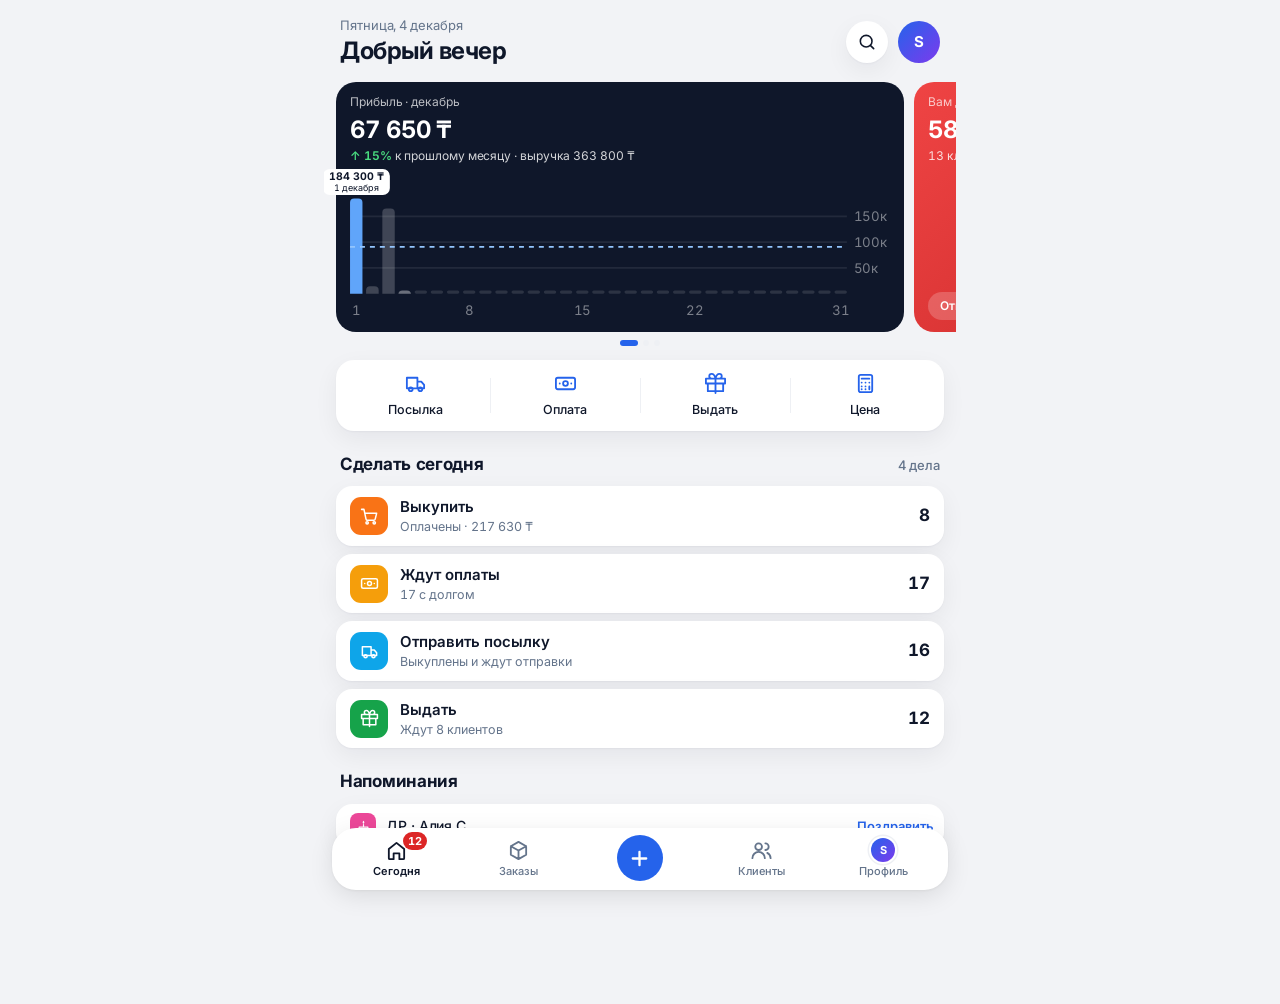
<file: index.html>
<!doctype html>
<html lang="ru">
<head>
  <meta charset="utf-8">
  <meta name="viewport" content="width=device-width, initial-scale=1, viewport-fit=cover">
  <title>Мини-CRM байера</title>
  <!-- Библиотека Telegram: даёт цвета темы, главную кнопку, кнопку «Назад» и вибрацию -->
  <script src="https://telegram.org/js/telegram-web-app.js"></script>
  <link rel="preconnect" href="https://fonts.googleapis.com">
  <link rel="stylesheet" href="https://fonts.googleapis.com/css2?family=Inter:wght@400;500;600;700&display=swap">
  <link rel="stylesheet" href="style.css?v=35">
</head>
<body>
  <!-- Шапка: заголовок экрана и кнопка «Сводка» -->
  <header class="top">
    <button id="backBtn" class="icon-btn" data-act="back" aria-label="Назад" hidden>
      <svg class="ic" viewBox="0 0 24 24" fill="none" stroke="currentColor" stroke-width="2.2" stroke-linecap="round" stroke-linejoin="round"><path d="M15 5l-7 7 7 7"/></svg>
    </button>
    <h1 id="title">Сегодня</h1>
    <span id="syncBadge" class="sync" hidden><i></i><span>сохраняю</span></span>
    <span id="demoBadge" class="badge" hidden>демо</span>
    <button id="moreBtn" class="icon-btn" data-act="orderMenu" aria-label="Ещё действия" hidden>
      <svg class="ic" viewBox="0 0 24 24" fill="currentColor"><circle cx="5" cy="12" r="2"/><circle cx="12" cy="12" r="2"/><circle cx="19" cy="12" r="2"/></svg>
    </button>
    <button id="setBtn" class="icon-btn" data-act="openSettings" aria-label="Настройки" hidden>
      <svg class="ic" viewBox="0 0 24 24" fill="none" stroke="currentColor" stroke-width="1.9" stroke-linecap="round" stroke-linejoin="round"><circle cx="12" cy="12" r="3"/><path d="M19.4 15a1.7 1.7 0 0 0 .3 1.8l.1.1a2 2 0 1 1-2.8 2.8l-.1-.1a1.7 1.7 0 0 0-1.8-.3 1.7 1.7 0 0 0-1 1.5V21a2 2 0 1 1-4 0v-.1a1.7 1.7 0 0 0-1.1-1.5 1.7 1.7 0 0 0-1.8.3l-.1.1a2 2 0 1 1-2.8-2.8l.1-.1a1.7 1.7 0 0 0 .3-1.8 1.7 1.7 0 0 0-1.5-1H3a2 2 0 1 1 0-4h.1a1.7 1.7 0 0 0 1.5-1.1 1.7 1.7 0 0 0-.3-1.8l-.1-.1a2 2 0 1 1 2.8-2.8l.1.1a1.7 1.7 0 0 0 1.8.3H9a1.7 1.7 0 0 0 1-1.5V3a2 2 0 1 1 4 0v.1a1.7 1.7 0 0 0 1 1.5 1.7 1.7 0 0 0 1.8-.3l.1-.1a2 2 0 1 1 2.8 2.8l-.1.1a1.7 1.7 0 0 0-.3 1.8V9a1.7 1.7 0 0 0 1.5 1H21a2 2 0 1 1 0 4h-.1a1.7 1.7 0 0 0-1.5 1z"/></svg>
    </button>
  </header>

  <!-- Сюда app.js рисует текущий экран -->
  <main id="view"></main>

  <!-- Главная кнопка для браузера. Внутри Telegram вместо неё — родная MainButton -->
  <button id="mainBtn" class="main-btn" hidden></button>

  <!-- Нижнее меню: 4 вкладки и кнопка «+» в центре -->
  <nav class="tabs" id="tabs">
    <button data-act="tab" data-tab="today">
      <svg class="ti" viewBox="0 0 24 24" fill="none" stroke="currentColor" stroke-width="1.9" stroke-linecap="round" stroke-linejoin="round"><path d="M4 10.5L12 4l8 6.5V20a1 1 0 0 1-1 1h-4v-6h-6v6H5a1 1 0 0 1-1-1z"/></svg>Сегодня<span class="count" id="cntToday"></span></button>
    <button data-act="tab" data-tab="orders">
      <svg class="ti" viewBox="0 0 24 24" fill="none" stroke="currentColor" stroke-width="1.9" stroke-linecap="round" stroke-linejoin="round"><path d="M12 3l8 4.5v9L12 21l-8-4.5v-9zM4 7.5l8 4.5 8-4.5M12 12v9"/></svg>Заказы</button>
    <button data-act="tab" data-tab="new" class="plus-tab" aria-label="Новый заказ">
      <span class="plus-circle"><svg class="ti" viewBox="0 0 24 24" fill="none" stroke="currentColor" stroke-width="2.4" stroke-linecap="round"><path d="M12 5v14M5 12h14"/></svg></span>Новый</button>
    <button data-act="tab" data-tab="clients">
      <svg class="ti" viewBox="0 0 24 24" fill="none" stroke="currentColor" stroke-width="1.9" stroke-linecap="round" stroke-linejoin="round"><circle cx="9" cy="8" r="3.5"/><path d="M2.5 20a6.5 6.5 0 0 1 13 0M16 4.5a3.5 3.5 0 0 1 0 7M18 14.5a6.5 6.5 0 0 1 3.5 5.5"/></svg>Клиенты</button>
    <button data-act="tab" data-tab="profile">
      <span class="nav-me" id="navMe"></span>Профиль</button>
  </nav>

  <!-- Всплывающая снизу панель (оплата, выбор статуса, трек-номер) -->
  <div id="sheetBg" class="sheet-bg" data-act="sheetClose" hidden></div>
  <div id="sheet" class="sheet" hidden></div>

  <!-- Короткие уведомления («Сохранено ✅») -->
  <div id="toast" class="toast" hidden></div>

  <!-- demo.js — выдуманные данные, app.js — само приложение -->
  <script src="demo.js?v=35"></script>
  <script src="quick.js?v=35"></script>
  <script src="app.js?v=35"></script>
</body>
</html>
</file>
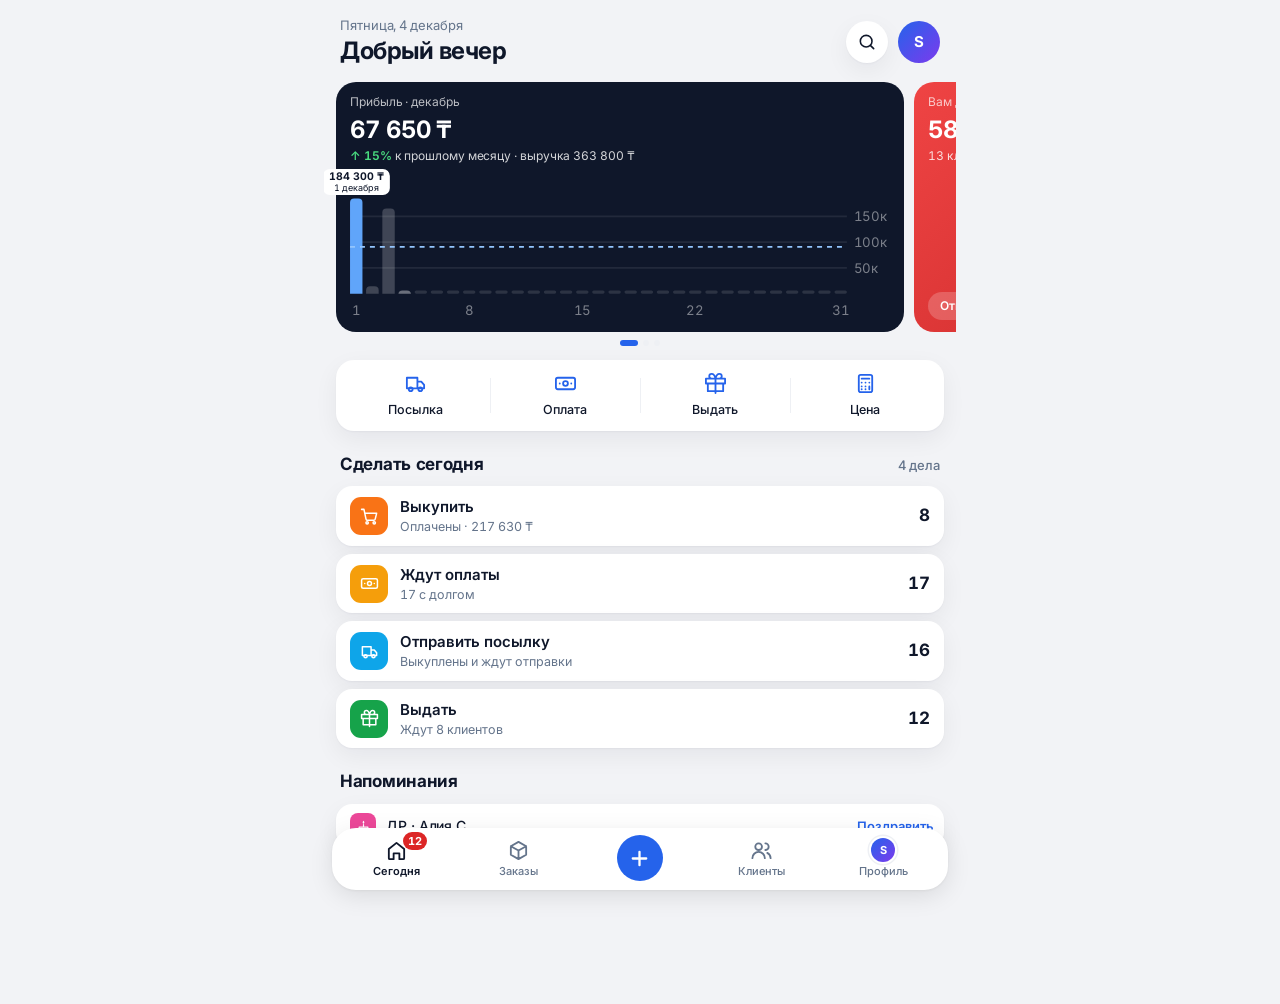
<file: preview/index.html>
<!doctype html>
<html lang="ru">
<head>
  <meta charset="utf-8">
  <meta name="viewport" content="width=device-width, initial-scale=1, viewport-fit=cover">
  <title>Мини-CRM байера · новая версия (демо)</title>
  <!-- Библиотека Telegram: даёт цвета темы, главную кнопку, кнопку «Назад» и вибрацию -->
  <script src="https://telegram.org/js/telegram-web-app.js"></script>
  <link rel="preconnect" href="https://fonts.googleapis.com">
  <link rel="stylesheet" href="https://fonts.googleapis.com/css2?family=Inter:wght@400;500;600;700&display=swap">
  <link rel="stylesheet" href="style.css?v=35">
</head>
<body>
  <!-- Шапка: заголовок экрана и кнопка «Сводка» -->
  <header class="top">
    <button id="backBtn" class="icon-btn" data-act="back" aria-label="Назад" hidden>
      <svg class="ic" viewBox="0 0 24 24" fill="none" stroke="currentColor" stroke-width="2.2" stroke-linecap="round" stroke-linejoin="round"><path d="M15 5l-7 7 7 7"/></svg>
    </button>
    <h1 id="title">Сегодня</h1>
    <span id="syncBadge" class="sync" hidden><i></i><span>сохраняю</span></span>
    <span id="demoBadge" class="badge" hidden>демо</span>
    <button id="moreBtn" class="icon-btn" data-act="orderMenu" aria-label="Ещё действия" hidden>
      <svg class="ic" viewBox="0 0 24 24" fill="currentColor"><circle cx="5" cy="12" r="2"/><circle cx="12" cy="12" r="2"/><circle cx="19" cy="12" r="2"/></svg>
    </button>
    <button id="setBtn" class="icon-btn" data-act="openSettings" aria-label="Настройки" hidden>
      <svg class="ic" viewBox="0 0 24 24" fill="none" stroke="currentColor" stroke-width="1.9" stroke-linecap="round" stroke-linejoin="round"><circle cx="12" cy="12" r="3"/><path d="M19.4 15a1.7 1.7 0 0 0 .3 1.8l.1.1a2 2 0 1 1-2.8 2.8l-.1-.1a1.7 1.7 0 0 0-1.8-.3 1.7 1.7 0 0 0-1 1.5V21a2 2 0 1 1-4 0v-.1a1.7 1.7 0 0 0-1.1-1.5 1.7 1.7 0 0 0-1.8.3l-.1.1a2 2 0 1 1-2.8-2.8l.1-.1a1.7 1.7 0 0 0 .3-1.8 1.7 1.7 0 0 0-1.5-1H3a2 2 0 1 1 0-4h.1a1.7 1.7 0 0 0 1.5-1.1 1.7 1.7 0 0 0-.3-1.8l-.1-.1a2 2 0 1 1 2.8-2.8l.1.1a1.7 1.7 0 0 0 1.8.3H9a1.7 1.7 0 0 0 1-1.5V3a2 2 0 1 1 4 0v.1a1.7 1.7 0 0 0 1 1.5 1.7 1.7 0 0 0 1.8-.3l.1-.1a2 2 0 1 1 2.8 2.8l-.1.1a1.7 1.7 0 0 0-.3 1.8V9a1.7 1.7 0 0 0 1.5 1H21a2 2 0 1 1 0 4h-.1a1.7 1.7 0 0 0-1.5 1z"/></svg>
    </button>
  </header>

  <!-- Сюда app.js рисует текущий экран -->
  <main id="view"></main>

  <!-- Главная кнопка для браузера. Внутри Telegram вместо неё — родная MainButton -->
  <button id="mainBtn" class="main-btn" hidden></button>

  <!-- Нижнее меню: 4 вкладки и кнопка «+» в центре -->
  <nav class="tabs" id="tabs">
    <button data-act="tab" data-tab="today">
      <svg class="ti" viewBox="0 0 24 24" fill="none" stroke="currentColor" stroke-width="1.9" stroke-linecap="round" stroke-linejoin="round"><path d="M4 10.5L12 4l8 6.5V20a1 1 0 0 1-1 1h-4v-6h-6v6H5a1 1 0 0 1-1-1z"/></svg>Сегодня<span class="count" id="cntToday"></span></button>
    <button data-act="tab" data-tab="orders">
      <svg class="ti" viewBox="0 0 24 24" fill="none" stroke="currentColor" stroke-width="1.9" stroke-linecap="round" stroke-linejoin="round"><path d="M12 3l8 4.5v9L12 21l-8-4.5v-9zM4 7.5l8 4.5 8-4.5M12 12v9"/></svg>Заказы</button>
    <button data-act="tab" data-tab="new" class="plus-tab" aria-label="Новый заказ">
      <span class="plus-circle"><svg class="ti" viewBox="0 0 24 24" fill="none" stroke="currentColor" stroke-width="2.4" stroke-linecap="round"><path d="M12 5v14M5 12h14"/></svg></span>Новый</button>
    <button data-act="tab" data-tab="clients">
      <svg class="ti" viewBox="0 0 24 24" fill="none" stroke="currentColor" stroke-width="1.9" stroke-linecap="round" stroke-linejoin="round"><circle cx="9" cy="8" r="3.5"/><path d="M2.5 20a6.5 6.5 0 0 1 13 0M16 4.5a3.5 3.5 0 0 1 0 7M18 14.5a6.5 6.5 0 0 1 3.5 5.5"/></svg>Клиенты</button>
    <button data-act="tab" data-tab="profile">
      <span class="nav-me" id="navMe"></span>Профиль</button>
  </nav>

  <!-- Всплывающая снизу панель (оплата, выбор статуса, трек-номер) -->
  <div id="sheetBg" class="sheet-bg" data-act="sheetClose" hidden></div>
  <div id="sheet" class="sheet" hidden></div>

  <!-- Короткие уведомления («Сохранено ✅») -->
  <div id="toast" class="toast" hidden></div>

  <!-- demo.js — выдуманные данные, app.js — само приложение -->
  <script src="demo.js?v=35"></script>
  <script src="quick.js?v=35"></script>
  <script src="app.js?v=35"></script>
</body>
</html>
</file>
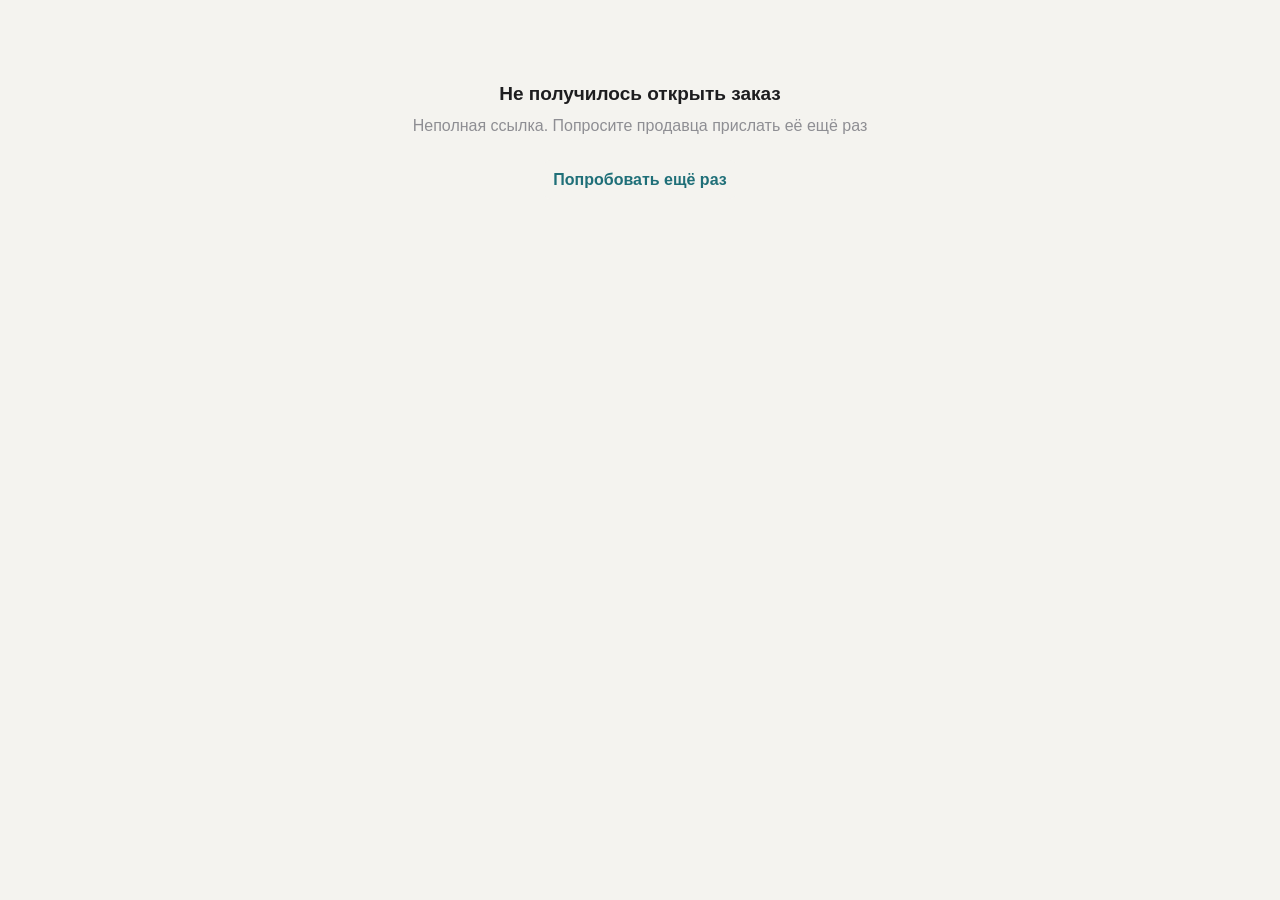
<file: track.html>
<!doctype html>
<html lang="ru">
<head>
  <meta charset="utf-8">
  <meta name="viewport" content="width=device-width, initial-scale=1, viewport-fit=cover">
  <meta name="robots" content="noindex">
  <title>Где мой заказ</title>
  <!--
    Страница для клиента: «Где мой заказ?»
    Открывается по ссылке из чека: track.html?t=<секретный код заказа> (другая таблица: &s=<номер развёртывания>)
    Показывает только этот заказ — без телефона, без чужих заказов, без данных байера.
  -->
  <style>
    :root {
      --bg: #ffffff; --bg2: #f4f3ef; --text: #1d1d1f; --hint: #8e8e93; --accent: #1f6f78;
      --ok: #2e8b57; --danger: #c8473f; --sep: rgba(0, 0, 0, .07);
    }
    @media (prefers-color-scheme: dark) {
      :root { --bg: #1f2022; --bg2: #151617; --text: #ececee; --hint: #8a8a91; --accent: #3f9a9f; --ok: #5cbf86; --danger: #e0756d; --sep: rgba(255,255,255,.07); }
    }
    * { box-sizing: border-box; }
    body { margin: 0; background: var(--bg2); color: var(--text); font: 16px/1.45 -apple-system, BlinkMacSystemFont, "Segoe UI", Roboto, sans-serif; }
    main { max-width: 520px; margin: 0 auto; padding: 20px 16px 40px; }
    .shop { color: var(--hint); font-size: 14px; font-weight: 600; letter-spacing: .02em; }
    h1 { margin: 4px 0 2px; font-size: 26px; }
    .lead { color: var(--hint); margin: 0 0 16px; }
    .card { background: var(--bg); border-radius: 16px; padding: 16px; margin-bottom: 12px; }
    .card h2 { margin: 0 0 12px; font-size: 13px; text-transform: uppercase; letter-spacing: .04em; color: var(--hint); }
    .now { display: flex; align-items: center; gap: 12px; }
    .now .big { font-size: 22px; font-weight: 800; }
    .now .ic { width: 46px; height: 46px; border-radius: 50%; display: flex; align-items: center; justify-content: center; background: var(--accent); color: #fff; font-size: 22px; flex: none; }
    .steps { list-style: none; margin: 0; padding: 0; }
    .steps li { position: relative; display: flex; gap: 12px; padding: 0 0 16px; }
    .steps li:last-child { padding-bottom: 0; }
    .steps li::before { content: ""; position: absolute; left: 11px; top: 24px; bottom: 0; width: 2px; background: var(--sep); }
    .steps li:last-child::before { display: none; }
    .steps li.done::before { background: var(--ok); }
    .dot { position: relative; z-index: 1; width: 24px; height: 24px; flex: none; border-radius: 50%; border: 2px solid var(--sep); background: var(--bg); display: flex; align-items: center; justify-content: center; font-size: 13px; color: #fff; font-weight: 700; }
    .done .dot { background: var(--ok); border-color: var(--ok); }
    .cur .dot { background: var(--accent); border-color: var(--accent); box-shadow: 0 0 0 4px color-mix(in srgb, var(--accent) 22%, transparent); }
    .steps .name { padding-top: 1px; }
    .todo .name { color: var(--hint); }
    .cur .name { font-weight: 700; }
    .when { display: block; font-size: 13px; color: var(--hint); }
    .row { display: flex; justify-content: space-between; gap: 12px; padding: 7px 0; }
    .row + .row { border-top: 1px solid var(--sep); }
    .money { white-space: nowrap; font-weight: 600; }
    .debt { color: var(--danger); }
    .ok { color: var(--ok); }
    .track { display: flex; align-items: center; justify-content: space-between; gap: 10px; }
    .track code { font: 600 17px/1.3 ui-monospace, Menlo, Consolas, monospace; word-break: break-all; }
    button { font: inherit; border: 0; border-radius: 10px; padding: 8px 12px; background: var(--bg2); color: var(--accent); font-weight: 600; cursor: pointer; }
    .foot { text-align: center; color: var(--hint); font-size: 13px; margin-top: 18px; }
    .empty { text-align: center; padding: 60px 10px; color: var(--hint); }
    .empty b { display: block; color: var(--text); font-size: 19px; margin-bottom: 6px; }
    .spinner { width: 30px; height: 30px; margin: 0 auto 12px; border-radius: 50%; border: 3px solid var(--sep); border-top-color: var(--accent); animation: spin .8s linear infinite; }
    @keyframes spin { to { transform: rotate(360deg); } }
    .demo { display: inline-block; font-size: 12px; padding: 2px 8px; border-radius: 99px; background: rgba(245,165,36,.2); color: #b4720a; margin-left: 6px; }
  </style>
</head>
<body>
  <main id="app"><div class="empty"><div class="spinner"></div>Загружаем ваш заказ…</div></main>

  <script>
    // Для демо-ссылок (?demo=1): та же формула цены, что в приложении — нужна демо-данным
    function calcPrice(cost, markup, round) {
      if (!(cost > 0)) return 0;
      const step = Math.max(1, Number(round) || 1);
      return Math.ceil(cost * (1 + markup / 100) / step - 1e-9) * step;
    }
  </script>
  <script src="demo.js?v=13"></script>
  <script>
    'use strict';
    const P = new URLSearchParams(location.search);
    // Короткая ссылка: track.html?t=КОД — таблица основного магазина подставляется сама.
    // Другая таблица: ?s=<номер развёртывания>. Старые ссылки с ?api=... тоже работают.
    const DEFAULT_SCRIPT = 'AKfycbz8RWm8yVNhrkqIBIh8L2VGk6jkyMNe6pnve3rsAi2iGdYtOfwmAU5uzUZrtJaI6M_oGg';
    const scriptUrl = id => 'https://script.google.com/macros/s/' + id + '/exec';
    const API = P.get('api') || scriptUrl(P.get('s') || DEFAULT_SCRIPT);
    const T = P.get('t') || '';
    const DEMO = P.has('demo');
    const app = document.getElementById('app');
    // Цвет магазина (палитра байера) — из ссылки ?p=
    const ACCENTS = { petrol: ['#1f6f78', '#3f9a9f'], graphite: ['#1f1f1f', '#d0d0d0'], sage: ['#5b7a5a', '#7fa37e'],
      rose: ['#b06a72', '#d08d95'], indigo: ['#4a56c4', '#7d87e6'], sand: ['#a8743a', '#cf9a5c'] };
    const acc = ACCENTS[P.get('p')];
    if (acc) document.documentElement.style.setProperty('--accent', matchMedia('(prefers-color-scheme: dark)').matches ? acc[1] : acc[0]);
    // Путь заказа: последний шаг «Выдан», «Отменён» показываем отдельно
    const ICONS = ['💳', '✅', '🛍', '📦', '🚚', '🎉', '🤝'];

    const esc = s => String(s == null ? '' : s).replace(/&/g, '&amp;').replace(/</g, '&lt;').replace(/>/g, '&gt;').replace(/"/g, '&quot;');
    const money = n => String(Math.round(Number(n) || 0)).replace(/\B(?=(\d{3})+(?!\d))/g, ' ') + ' ₸';
    const dateText = iso => { const d = new Date(iso); return isNaN(d) ? '' : d.toLocaleDateString('ru-RU', { day: 'numeric', month: 'long' }); };

    async function load() {
      if (DEMO) return DemoServer.handle('track', { t: T });
      if (!API || !T) throw new Error('Неполная ссылка. Попросите продавца прислать её ещё раз');
      const res = await fetch(API + (API.includes('?') ? '&' : '?') + 'api=1', {
        method: 'POST', headers: { 'Content-Type': 'text/plain;charset=utf-8' },
        body: JSON.stringify({ action: 'track', t: T }),
      });
      const json = await res.json();
      if (!json.ok) throw new Error(json.error || 'Не получилось загрузить заказ');
      return json.data;
    }

    function render(d) {
      document.title = `Заказ №${d.no}` + (d.shop ? ` · ${d.shop}` : '');
      const cancelled = d.statusIdx === 7;
      const flow = d.statuses.slice(0, 7);
      const cur = d.statusIdx;
      const steps = flow.map((name, i) => {
        const cls = cancelled ? 'todo' : i < cur ? 'done' : i === cur ? 'cur' : 'todo';
        return `<li class="${cls}"><span class="dot">${i < cur && !cancelled ? '✓' : ''}</span>
          <span class="name">${esc(name)}${i === cur && !cancelled ? `<span class="when">с ${esc(dateText(d.statusAt))}</span>` : ''}</span></li>`;
      }).join('');
      app.innerHTML = `
        <div class="shop">${esc(d.shop || 'Ваш заказ')}${DEMO ? '<span class="demo">демо</span>' : ''}</div>
        <h1>Заказ №${d.no}</h1>
        <p class="lead">${esc(d.client)}, здесь всегда видно, где ваш заказ. Оформлен ${esc(dateText(d.date))}.</p>

        <div class="card now">
          <span class="ic">${cancelled ? '✕' : ICONS[cur] || '📦'}</span>
          <div><div class="big">${esc(d.status)}</div><div class="when">${cancelled ? 'Заказ отменён' : 'с ' + esc(dateText(d.statusAt))}</div></div>
        </div>

        ${cancelled ? '' : `<div class="card"><h2>Путь заказа</h2><ol class="steps">${steps}</ol></div>`}

        ${d.track ? `<div class="card"><h2>Трек-номер посылки</h2>
          <div class="track"><code>${esc(d.track)}</code><button onclick="copyTrack()">Скопировать</button></div></div>` : ''}

        <div class="card"><h2>Товары</h2>
          ${d.items.map(it => `<div class="row"><span>${it.bought && !cancelled ? '✅ ' : ''}${esc(it.label)}</span><span class="money">${money(it.price)}</span></div>`).join('')}
        </div>

        <div class="card">
          ${d.delivery > 0 ? `<div class="row"><span>Доставка</span><span class="money">${money(d.delivery)}</span></div>` : ''}
          ${d.discount > 0 ? `<div class="row"><span>Скидка</span><span class="money">−${money(d.discount)}</span></div>` : ''}
          <div class="row"><span>Сумма заказа</span><span class="money">${money(d.total)}</span></div>
          <div class="row"><span>Оплачено</span><span class="money">${money(d.paid)}</span></div>
          <div class="row"><span>${d.debt > 0 ? 'Осталось оплатить' : 'Оплата'}</span>
            <span class="money ${d.debt > 0 ? 'debt' : 'ok'}">${d.debt > 0 ? money(d.debt) : 'полностью ✓'}</span></div>
        </div>

        <div class="foot">Обновлено ${new Date().toLocaleTimeString('ru-RU', { hour: '2-digit', minute: '2-digit' })} ·
          <button onclick="start()">Обновить</button></div>`;
      window.__track = d.track;
    }

    function copyTrack() {
      navigator.clipboard.writeText(window.__track || '').then(() => alert('Трек-номер скопирован'), () => prompt('Трек-номер:', window.__track));
    }

    async function start() {
      try {
        render(await load());
      } catch (err) {
        const offline = err instanceof TypeError;
        app.innerHTML = `<div class="empty"><b>${offline ? 'Нет связи' : 'Не получилось открыть заказ'}</b>${esc(offline ? 'Проверьте интернет и обновите страницу' : err.message)}<br><br>
          <button onclick="start()">Попробовать ещё раз</button></div>`;
      }
    }
    start();
  </script>
</body>
</html>
</file>
<file: style.css>
/* =====================================================================
   СВОЯ ПАЛИТРА — спокойный минимализм
   Тёплый светлый фон (не слепяще-белый), один акцент «петроль»,
   приглушённые цвета состояний. Тёмная тема — мягкая, не чёрная.
   Тема (светлая/тёмная) берётся из настроек Telegram: app.js ставит
   <html data-theme="light|dark">.
   ===================================================================== */
:root {
  --bg: #ffffff;              /* карточки */
  --bg2: #f4f3ef;             /* фон страницы */
  --text: #1d1d1f;
  --text2: #55555b;           /* второстепенный текст */
  --hint: #8e8e93;
  --link: #1f6f78;
  --btn: #1f6f78;             /* акцент — петроль */
  --btn-text: #ffffff;
  --accent-soft: #e3efef;
  --danger: #c8473f;
  --ok: #2e8b57;
  --warn: #c58a1a;
  --wa: #1fa855;
  --sep: rgba(0, 0, 0, 0.07);
  --soft: rgba(0, 0, 0, 0.045);
  --radius: 16px;
  --tabs-h: 64px;
  color-scheme: light;
}

html[data-theme="dark"] {
  --bg: #1f2022;
  --bg2: #151617;
  --text: #ececee;
  --text2: #b4b4ba;
  --hint: #8a8a91;
  --link: #5fb3b3;
  --btn: #3f9a9f;
  --btn-text: #ffffff;
  --accent-soft: #23393b;
  --danger: #e0756d;
  --ok: #5cbf86;
  --warn: #dcaa4c;
  --wa: #3fc274;
  --sep: rgba(255, 255, 255, 0.07);
  --soft: rgba(255, 255, 255, 0.06);
  color-scheme: dark;
}

* { box-sizing: border-box; -webkit-tap-highlight-color: transparent; }
[hidden] { display: none !important; }

html, body { margin: 0; }

body {
  background: var(--bg2);
  color: var(--text);
  font: 16px/1.4 -apple-system, BlinkMacSystemFont, "Segoe UI", Roboto, sans-serif;
  /* место под нижнее меню и главную кнопку */
  padding-bottom: calc(var(--tabs-h) + 80px + env(safe-area-inset-bottom));
}
body.overlay { padding-bottom: calc(90px + env(safe-area-inset-bottom)); }
body.in-tg { padding-bottom: calc(var(--tabs-h) + 20px + env(safe-area-inset-bottom)); }
body.in-tg.overlay { padding-bottom: 24px; }

main { max-width: 640px; margin: 0 auto; padding: 0 12px; }

button, input, textarea, select { font: inherit; color: inherit; }
button { cursor: pointer; }
a { color: var(--link); text-decoration: none; }

.hint { color: var(--hint); font-size: 14px; }
.debt { color: var(--danger); font-weight: 600; }
.ok { color: var(--ok); font-weight: 600; }
.money { white-space: nowrap; }
.grow { flex: 1; min-width: 0; }
.row { display: flex; align-items: center; gap: 8px; }
.between { justify-content: space-between; }
.wrap { flex-wrap: wrap; }
.nowrap { white-space: nowrap; }
.ellipsis { overflow: hidden; text-overflow: ellipsis; white-space: nowrap; }

/* ---------- Шапка ---------- */
.top {
  position: sticky; top: 0; z-index: 10;
  display: flex; align-items: center; gap: 6px;
  max-width: 640px; margin: 0 auto;
  padding: 10px 12px; background: var(--bg2);
}
.top h1 { flex: 1; margin: 0; font-size: 22px; font-weight: 700; }
.icon-btn {
  display: flex; align-items: center; justify-content: center;
  min-width: 42px; height: 42px; border: 0; border-radius: 12px;
  background: var(--bg); color: var(--text);
}
.icon-btn .ic { width: 22px; height: 22px; }
.badge {
  font-size: 12px; padding: 3px 8px; border-radius: 99px;
  background: #f5a52433; color: #b4720a; font-weight: 600;
}

/* ---------- Нижнее меню ---------- */
.tabs {
  position: fixed; left: 0; right: 0; bottom: 0; z-index: 20;
  display: flex; height: calc(var(--tabs-h) + env(safe-area-inset-bottom));
  padding-bottom: env(safe-area-inset-bottom);
  background: var(--bg); border-top: 1px solid var(--sep);
}
.tabs button {
  position: relative; flex: 1; border: 0; background: none;
  display: flex; flex-direction: column; align-items: center; justify-content: center;
  font-size: 12px; color: var(--hint); gap: 2px;
}
.tabs .ti { width: 25px; height: 25px; }
.tabs button.active { color: var(--btn); font-weight: 600; }
.tabs .count {
  position: absolute; top: 6px; left: 55%;
  min-width: 18px; padding: 0 5px; border-radius: 99px;
  background: var(--danger); color: #fff; font-size: 11px; line-height: 18px; font-weight: 700;
}
.tabs .count:empty { display: none; }
body.overlay .tabs { display: none; }

/* ---------- Главная кнопка (только в браузере) ---------- */
.main-btn {
  position: fixed; z-index: 21; left: 12px; right: 12px;
  bottom: calc(var(--tabs-h) + 26px + env(safe-area-inset-bottom));
  max-width: 616px; margin: 0 auto;
  height: 54px; border: 0; border-radius: var(--radius);
  background: var(--btn); color: var(--btn-text); font-size: 17px; font-weight: 600;
  box-shadow: 0 4px 16px rgba(0, 0, 0, .15);
}
body.overlay .main-btn { bottom: calc(12px + env(safe-area-inset-bottom)); }
.main-btn:disabled { opacity: .6; }

/* ---------- Карточки и секции ---------- */
.card {
  background: var(--bg); border-radius: var(--radius);
  padding: 14px; margin-bottom: 10px;
}
.section-title {
  margin: 18px 4px 8px; font-size: 13px; font-weight: 600;
  text-transform: uppercase; letter-spacing: .03em; color: var(--hint);
}
.section-title:first-child { margin-top: 6px; }

.lines > div { display: flex; justify-content: space-between; gap: 10px; padding: 6px 0; }
.lines > div + div { border-top: 1px solid var(--sep); }
.lines .big { font-size: 18px; font-weight: 700; }

/* ---------- Кнопки ---------- */
.btn {
  display: flex; align-items: center; justify-content: center; gap: 6px;
  width: 100%; min-height: 48px; padding: 10px 14px;
  border: 0; border-radius: 12px;
  background: var(--soft); font-size: 16px; font-weight: 600; text-align: center;
}
.btn.primary { background: var(--btn); color: var(--btn-text); }
.btn.wa { background: #25d366; color: #fff; }
.btn.danger { color: var(--danger); }
.btn.small { min-height: 40px; font-size: 15px; padding: 8px 12px; width: auto; }
.btn-row { display: flex; gap: 8px; margin-top: 10px; }
.btn-row > * { flex: 1; }
.btn + .btn { margin-top: 8px; }
.btn-row .btn + .btn { margin-top: 0; }

/* ---------- Поля ввода ---------- */
.field { margin-bottom: 12px; position: relative; }
.field:last-child { margin-bottom: 0; }
.field label { display: block; font-size: 14px; color: var(--hint); margin: 0 2px 4px; }
.input {
  width: 100%; height: 48px; padding: 0 12px;
  border: 1px solid var(--sep); border-radius: 12px;
  background: var(--bg2); font-size: 16px; /* 16px — чтобы iPhone не увеличивал страницу */
  outline: none;
}
textarea.input { height: 110px; padding: 10px 12px; resize: vertical; }
.input:focus { border-color: var(--btn); }
.input.bad { border-color: var(--danger); }
.fields-row { display: flex; gap: 8px; }
.fields-row > .field { flex: 1; min-width: 0; }

/* Переключатель из нескольких кнопок (Розница/Опт, $/€) */
.seg { display: flex; background: var(--bg2); border-radius: 12px; padding: 3px; gap: 3px; }
.seg button {
  flex: 1; min-height: 42px; border: 0; border-radius: 10px; background: none;
  font-size: 15px; font-weight: 600; color: var(--hint);
}
.seg button.on { background: var(--bg); color: var(--text); box-shadow: 0 1px 3px rgba(0, 0, 0, .12); }
.seg.bad { outline: 2px solid var(--danger); outline-offset: 2px; }

/* Кнопки − 1 + для количества */
.stepper { display: flex; align-items: center; height: 48px; border: 1px solid var(--sep); border-radius: 12px; background: var(--bg2); }
.stepper button { width: 44px; height: 100%; border: 0; background: none; font-size: 22px; color: var(--btn); }
.stepper input { width: 40px; flex: 1; min-width: 0; border: 0; background: none; text-align: center; font-size: 16px; outline: none; }

/* Подсказки клиентов под полем имени */
.suggest { margin-top: 4px; border-radius: 12px; overflow: hidden; border: 1px solid var(--sep); }
.suggest:empty { display: none; }
.suggest button {
  display: flex; width: 100%; justify-content: space-between; gap: 8px;
  padding: 12px; border: 0; background: var(--bg); text-align: left;
}
.suggest button + button { border-top: 1px solid var(--sep); }

/* ---------- Товар в форме ---------- */
.item-card { border: 1px solid var(--sep); }
.item-head { display: flex; justify-content: space-between; align-items: center; margin-bottom: 10px; font-weight: 600; }
.item-del { border: 0; background: none; color: var(--danger); font-size: 15px; padding: 6px; }
.item-price { margin-top: 10px; padding-top: 10px; border-top: 1px dashed var(--sep); }
.item-price b { font-size: 17px; }

.totals { position: relative; }
.totals .lines .big { font-size: 20px; }

.paste-info { margin-top: 8px; font-size: 14px; }

/* ---------- Список заказов ---------- */
.search-wrap { position: relative; margin: 0 0 8px; }
.search-wrap .ic { position: absolute; left: 12px; top: 14px; width: 20px; height: 20px; color: var(--hint); pointer-events: none; }
.search { padding-left: 40px; background: var(--bg); border-color: transparent; }
.chips {
  display: flex; gap: 6px; overflow-x: auto; padding: 2px 0 10px; margin: 0 -12px; padding-left: 12px; padding-right: 12px;
  scrollbar-width: none;
}
.chips::-webkit-scrollbar { display: none; }
.chip {
  flex: none; height: 36px; padding: 0 12px; border-radius: 99px;
  border: 1px solid var(--sep); background: var(--bg); font-size: 14px; white-space: nowrap;
}
.chip.on { background: var(--btn); color: var(--btn-text); border-color: var(--btn); }
.chip .n { opacity: .65; margin-left: 4px; }

.toolbar { display: flex; justify-content: space-between; align-items: center; gap: 10px; margin-bottom: 8px; }
.toolbar:empty { display: none; }
.link-btn { display: inline-flex; align-items: center; gap: 5px; border: 0; background: none; color: var(--link); font-size: 15px; padding: 8px 4px; }
.seg-sm { flex: 1; max-width: 240px; background: var(--bg); }
.seg-sm button { min-height: 34px; font-size: 14px; }
.seg-sm button.on { background: var(--bg2); box-shadow: none; }

/* Иконки */
.ic { width: 20px; height: 20px; flex: none; }
.btn.small .ic, .link-btn .ic { width: 18px; height: 18px; }
.small { font-size: 13px; }

/* ---------- Плитки с цифрами (вариант Б) ---------- */
.tiles { display: grid; grid-template-columns: 1fr 1fr; gap: 8px; margin: 2px 0 10px; }
.tile {
  display: flex; flex-direction: column; align-items: flex-start; gap: 2px;
  padding: 12px; border: 2px solid transparent; border-radius: var(--radius);
  background: var(--tbg); text-align: left; color: var(--text);
}
.tile.on { border-color: var(--t); }
.tile-l { display: flex; align-items: center; gap: 6px; font-size: 14px; font-weight: 600; color: var(--t); }
.tile-l .ic { width: 18px; height: 18px; }
.tile-v { font-size: 24px; font-weight: 800; line-height: 1.2; white-space: nowrap; }
.tile-s { font-size: 12px; color: var(--hint); }
.tile.warn { --t: #d48806; --tbg: rgba(245, 165, 36, .14); }
.tile.danger { --t: #e5484d; --tbg: rgba(229, 72, 77, .12); }
.tile.accent { --t: #1f86e0; --tbg: rgba(0, 144, 255, .12); }
.tile.ok { --t: #2b9a5e; --tbg: rgba(48, 164, 108, .13); }


/* Строка заказа с цветной полоской статуса слева */
.lrow.stripe { position: relative; padding-left: 18px; }
.lrow.stripe::before {
  content: ""; position: absolute; left: 0; top: 10px; bottom: 10px; width: 4px;
  border-radius: 0 4px 4px 0; background: var(--c);
}
.lrow .st { color: var(--c); font-weight: 600; }

.order { display: flex; gap: 12px; align-items: center; }
.order .client { font-weight: 600; }
.order .r1 { display: flex; align-items: center; gap: 8px; }
.order .r2 { display: flex; align-items: center; gap: 10px; margin-top: 6px; flex-wrap: wrap; }
.order.checked { outline: 2px solid var(--btn); }
.check {
  flex: none; width: 26px; height: 26px; border-radius: 8px; border: 2px solid var(--sep);
  display: flex; align-items: center; justify-content: center; font-weight: 700; color: var(--btn-text);
}
.order.checked .check { background: var(--btn); border-color: var(--btn); }

/* Компактный список: строки внутри одной карточки, разделены линией */
.list { background: var(--bg); border-radius: var(--radius); overflow: hidden; margin-bottom: 10px; }
.lrow { display: flex; align-items: center; gap: 10px; padding: 10px 14px; min-height: 60px; }
.lrow + .lrow { border-top: 1px solid var(--sep); }
.lrow:active { background: var(--soft); }
.lrow.checked { background: color-mix(in srgb, var(--btn) 12%, transparent); }
.lrow .l1 { display: flex; align-items: baseline; gap: 6px; min-width: 0; }
.lrow .no { font-weight: 700; flex: none; }
.lrow .name { font-weight: 600; flex: 1; min-width: 0; }
.lrow .l2 { margin-top: 2px; font-size: 13px; color: var(--hint); }
.lrow .rt { flex: none; text-align: right; display: flex; flex-direction: column; align-items: flex-end; gap: 4px; font-weight: 600; }
.lrow .check { width: 24px; height: 24px; }
.lrow.checked .check { background: var(--btn); border-color: var(--btn); }
.pills { display: flex; flex-wrap: wrap; gap: 4px; margin-top: 4px; }
.pill.sm { font-size: 12px; padding: 1px 7px; }
.center { text-align: center; padding: 6px 12px; }

/* Цветной статус. Цвет передаётся через --c */
.pill {
  display: inline-flex; align-items: center; gap: 5px; flex: none;
  padding: 3px 9px; border-radius: 99px; font-size: 13px; font-weight: 600; white-space: nowrap;
  background: color-mix(in srgb, var(--c) 18%, transparent);
  background: var(--cbg);
}
.pill::before { content: ""; width: 7px; height: 7px; border-radius: 50%; background: var(--c); }

/* ---------- Экран заказа ---------- */
.status-grid { display: grid; grid-template-columns: 1fr 1fr; gap: 8px; }
.status-grid button {
  min-height: 46px; padding: 6px 8px; border-radius: 12px;
  border: 2px solid transparent; background: var(--cbg); font-size: 14px; font-weight: 600;
}
.status-grid button.cur { border-color: var(--c); }
.status-grid button.cur::after { content: " ✓"; }

.item-line { display: flex; gap: 10px; align-items: flex-start; padding: 10px 0; }
.item-line + .item-line { border-top: 1px solid var(--sep); }
.item-line .mark { flex: none; width: 22px; text-align: center; }

/* ---------- Выкупить ---------- */
.group-h { display: flex; justify-content: space-between; align-items: baseline; margin: 18px 4px 8px; }
.group-h b { font-size: 17px; }
.buy-item { display: flex; gap: 12px; align-items: center; padding: 12px 0; }
.buy-item + .buy-item { border-top: 1px solid var(--sep); }
.buy-item.done .grow { opacity: .5; text-decoration: line-through; }
.cb {
  flex: none; width: 34px; height: 34px; border-radius: 10px;
  border: 2px solid var(--sep); background: none; font-size: 18px; font-weight: 700; color: #fff;
}
.buy-item.done .cb { background: var(--ok); border-color: var(--ok); }

/* ---------- Пустые экраны, загрузка, ошибка ---------- */
.empty { text-align: center; padding: 60px 20px; color: var(--hint); }
.empty .e-icon { font-size: 46px; margin-bottom: 10px; }
.empty b { display: block; color: var(--text); font-size: 18px; margin-bottom: 6px; }
.spinner {
  width: 34px; height: 34px; margin: 0 auto 14px; border-radius: 50%;
  border: 3px solid var(--sep); border-top-color: var(--btn); animation: spin .8s linear infinite;
}
@keyframes spin { to { transform: rotate(360deg); } }

.receipt {
  white-space: pre-wrap; font: 15px/1.5 ui-monospace, Menlo, Consolas, monospace;
  background: var(--bg2); border-radius: 12px; padding: 12px; margin: 0;
}

.big-sum { font-size: 30px; font-weight: 800; color: var(--danger); }

/* ---------- Нижняя панель (sheet) ---------- */
.sheet-bg { position: fixed; inset: 0; z-index: 40; background: rgba(0, 0, 0, .4); }
.sheet {
  position: fixed; left: 0; right: 0; bottom: 0; z-index: 41;
  max-width: 640px; margin: 0 auto; max-height: 85vh; overflow-y: auto;
  background: var(--bg); border-radius: 18px 18px 0 0;
  padding: 18px 16px calc(18px + env(safe-area-inset-bottom));
  animation: up .2s ease-out;
}
.sheet h3 { margin: 0 0 12px; font-size: 19px; }
@keyframes up { from { transform: translateY(40px); opacity: 0; } }

/* ---------- Уведомление ---------- */
.toast {
  position: fixed; z-index: 50; left: 50%; top: 14px; transform: translateX(-50%);
  max-width: calc(100% - 32px); padding: 12px 16px; border-radius: 12px;
  background: rgba(30, 30, 34, .94); color: #fff; font-size: 15px; text-align: center;
  box-shadow: 0 6px 20px rgba(0, 0, 0, .25);
}
.toast.err { background: #c62f34; }

body.busy main, body.busy .sheet { pointer-events: none; opacity: .7; }

/* =====================================================================
   Стиль Б для остальных экранов
   ===================================================================== */

.tile.wide { width: 100%; margin-bottom: 12px; }
.tile.neutral { --t: var(--text); --tbg: var(--bg); }
div.tile { cursor: default; }
.progress { width: 100%; height: 6px; margin: 6px 0 4px; border-radius: 99px; background: rgba(127, 127, 127, .2); overflow: hidden; }
.progress span { display: block; height: 100%; border-radius: 99px; background: var(--t); transition: width .3s; }

/* Кружок с буквами: клиент или магазин */
.ava {
  flex: none; display: inline-flex; align-items: center; justify-content: center;
  width: 28px; height: 28px; border-radius: 50%;
  background: color-mix(in srgb, var(--btn) 16%, transparent); color: var(--btn);
  font-size: 13px; font-weight: 700;
}
.ava.big { width: 46px; height: 46px; font-size: 17px; }
.group-h { gap: 10px; align-items: center; }

/* Круглые кнопки-иконки (позвонить, WhatsApp, открыть ссылку) */
.icon-btn.soft { background: var(--bg2); color: var(--btn); min-width: 42px; }
.icon-btn.soft .ic { width: 20px; height: 20px; }
.icon-btn.wa-ic { color: #1faa53; }
a.icon-btn { text-decoration: none; }

.btn.ghost { background: none; color: var(--link); min-height: 44px; margin-top: 4px; }
.btn.ghost.danger { color: var(--danger); }
.btn.dashed { background: none; border: 1.5px dashed var(--sep); color: var(--btn); }
.btn .ic { width: 20px; height: 20px; }
.btn-row.tight { margin-top: 8px; }

/* Шкала этапов заказа */
.steps { display: flex; gap: 4px; margin: 12px 0 6px; }
.steps span { flex: 1; height: 6px; border-radius: 99px; background: rgba(127, 127, 127, .2); }
.steps span.on { background: var(--c); }

/* Три цифры в ряд: сумма, оплачено, долг */
.stats3 { display: grid; grid-template-columns: repeat(3, minmax(0, 1fr)); gap: 8px; }
.stats3 > div { display: flex; flex-direction: column; gap: 2px; min-width: 0; }
.stats3 b { font-size: 16px; white-space: nowrap; overflow: hidden; text-overflow: ellipsis; }

/* Долги: строка с кнопками под ней */
.lrow.col { flex-direction: column; align-items: stretch; gap: 0; }
.lrow.col > .row { gap: 10px; }
.big-debt { font-size: 17px; font-weight: 700; }

/* Отметка «выкуплен» у товара */
.mark {
  flex: none; display: inline-flex; align-items: center; justify-content: center;
  width: 24px; height: 24px; border-radius: 50%; border: 2px solid var(--sep); color: #fff;
}
.mark.on { background: var(--ok); border-color: var(--ok); }
.mark .ic { width: 15px; height: 15px; stroke-width: 3; }

/* Выкупить: строка товара внутри списка */
.list .buy-item { padding: 12px 14px; }
.list .buy-item + .buy-item { border-top: 1px solid var(--sep); }
.cb { display: inline-flex; align-items: center; justify-content: center; }
.cb .ic { width: 20px; height: 20px; stroke-width: 3; }

/* Заказ сохранён */
.done-head { display: flex; flex-direction: column; align-items: center; gap: 4px; padding: 24px 10px 16px; text-align: center; }
.done-head b { font-size: 20px; }
.done-ic {
  display: inline-flex; align-items: center; justify-content: center;
  width: 64px; height: 64px; border-radius: 50%; margin-bottom: 8px;
  background: var(--ok); color: #fff;
}
.done-ic .ic { width: 34px; height: 34px; stroke-width: 2.6; }

/* Нижняя панель: полоска сверху и список статусов */
.grip { width: 40px; height: 5px; border-radius: 99px; background: var(--sep); margin: -8px auto 12px; }
.slist { border: 1px solid var(--sep); }
.srow { width: 100%; border: 0; background: none; text-align: left; font-size: 16px; min-height: 52px; }
.srow .dot { width: 12px; height: 12px; border-radius: 50%; background: var(--c); flex: none; }
.srow.cur { background: var(--cbg); font-weight: 600; }
.srow .ic { color: var(--c); }

/* Форма: быстрая вставка, постоянный клиент, номер товара */
.paste-card { background: color-mix(in srgb, var(--btn) 9%, var(--bg)); }
.paste-btn { display: flex; align-items: center; gap: 12px; width: 100%; padding: 0; border: 0; background: none; text-align: left; }
.paste-btn b { display: block; color: var(--btn); }
.paste-ic {
  flex: none; display: inline-flex; align-items: center; justify-content: center;
  width: 40px; height: 40px; border-radius: 12px; background: var(--btn); color: var(--btn-text);
}
.chev { color: var(--hint); transition: transform .2s; }
.chev.open { transform: rotate(90deg); }
.known { display: flex; align-items: center; gap: 6px; color: var(--ok); font-size: 14px; font-weight: 600; }
.known .ic { width: 18px; height: 18px; stroke-width: 2.6; }
.num {
  display: inline-flex; align-items: center; justify-content: center;
  width: 24px; height: 24px; border-radius: 50%; background: var(--btn); color: var(--btn-text); font-size: 13px;
}
.tile .tile-s b { font-size: 13px; }

/* ---------- «Сегодня» ---------- */
.today-date { margin: -4px 4px 12px; color: var(--hint); font-size: 15px; }
.today-date::first-letter { text-transform: uppercase; }
.quick { display: grid; grid-template-columns: 1fr 1fr; gap: 8px; margin-bottom: 4px; }
.quick .btn + .btn { margin-top: 0; }
.quick .btn { font-size: 15px; padding: 10px 8px; }
.pill-n {
  min-width: 20px; padding: 0 6px; border-radius: 99px; line-height: 20px;
  background: var(--btn); color: var(--btn-text); font-size: 12px;
}
.section-title.row { display: flex; align-items: center; justify-content: space-between; }
.section-title .up { text-transform: uppercase; }
.section-title .link-btn { padding: 0; font-size: 14px; text-transform: none; letter-spacing: 0; }
.warn-text { color: var(--danger); }
.done-ic.sm { width: 36px; height: 36px; margin: 0; }
.done-ic.sm .ic { width: 20px; height: 20px; }
.mono { font-family: ui-monospace, Menlo, Consolas, monospace; letter-spacing: .02em; }
.lrow .btn.small { flex: none; }
.ava .ic { width: 16px; height: 16px; }

/* Уведомление с кнопкой «Отменить» */
.toast { display: flex; align-items: center; gap: 12px; }
.toast .undo {
  flex: none; border: 0; border-radius: 8px; padding: 6px 10px;
  background: rgba(255, 255, 255, .18); color: #fff; font-weight: 700; font-size: 14px;
}

.quick .btn { white-space: nowrap; gap: 6px; }


/* =====================================================================
   Шлифовка
   ===================================================================== */

/* Шрифт полегче: меньше «жирного» */
.top h1 { font-weight: 700; letter-spacing: -.01em; }
.tile-v { font-weight: 700; letter-spacing: -.01em; }
.big-sum { font-weight: 700; }
.lrow .no { font-weight: 600; }
.section-title { font-weight: 600; letter-spacing: .04em; }

/* Плитки спокойнее */
.tile.warn { --tbg: rgba(245, 165, 36, .11); }
.tile.danger { --tbg: rgba(229, 72, 77, .09); }
.tile.accent { --tbg: rgba(0, 144, 255, .09); }
.tile.ok { --tbg: rgba(48, 164, 108, .10); }

/* «Требует внимания»: причина обычным цветом, без красного */
.warn-text { color: var(--text); opacity: .75; }

/* Пустые экраны: иконка в круге */
.empty .e-icon {
  display: inline-flex; align-items: center; justify-content: center;
  width: 64px; height: 64px; margin-bottom: 12px; border-radius: 50%;
  background: var(--bg); color: var(--hint);
}
.empty .e-icon .ic { width: 30px; height: 30px; stroke-width: 1.6; }

/* Заготовки при загрузке */
.sk {
  height: 14px; border-radius: 6px; margin: 4px 0;
  background: linear-gradient(90deg, rgba(127,127,127,.14) 25%, rgba(127,127,127,.24) 50%, rgba(127,127,127,.14) 75%);
  background-size: 200% 100%; animation: shimmer 1.2s linear infinite;
}
.sk.sm { height: 10px; }
.sk.lg { height: 24px; margin-top: 8px; }
.sk-tile { --tbg: var(--bg); min-height: 86px; }
@keyframes shimmer { from { background-position: 200% 0; } to { background-position: -200% 0; } }

/* Переходы между экранами */
.anim-in { animation: slideIn .2s ease-out; }
.anim-back { animation: slideBack .2s ease-out; }
.anim-fade { animation: fadeIn .15s ease-out; }
@keyframes slideIn { from { opacity: 0; transform: translateX(24px); } }
@keyframes slideBack { from { opacity: 0; transform: translateX(-24px); } }
@keyframes fadeIn { from { opacity: 0; } }
@media (prefers-reduced-motion: reduce) {
  .anim-in, .anim-back, .anim-fade, .sheet, .sk { animation: none; }
}

/* Центральная кнопка «+» */
.tabs .plus-tab { color: var(--hint); }
.plus-circle {
  display: inline-flex; align-items: center; justify-content: center;
  width: 46px; height: 46px; margin-top: -18px; border-radius: 50%;
  background: var(--btn); color: var(--btn-text);
  box-shadow: 0 4px 12px color-mix(in srgb, var(--btn) 40%, transparent);
  border: 3px solid var(--bg);
}
.plus-circle .ti { width: 22px; height: 22px; }
.tabs .plus-tab.active { color: var(--btn); }

/* Нажатие — лёгкое «вдавливание» кнопок и строк */
.btn:active, .tile:active, .chip:active, .icon-btn:active { transform: scale(.97); }
.btn, .tile, .chip, .icon-btn { transition: transform .08s; }

/* Клиент в форме */
.chips.recent { margin: 0 -14px 10px; padding-left: 14px; padding-right: 14px; }
.chips.recent .chip { height: 38px; font-weight: 500; }
.picked { display: flex; align-items: center; gap: 12px; }
.picked .known { margin-top: 4px; font-size: 13px; }
.suggest .ava { width: 32px; height: 32px; }


/* Значок «сохраняю… / обновляю…» в шапке */
.sync { display: inline-flex; align-items: center; gap: 6px; font-size: 12px; color: var(--hint); }
.sync i {
  width: 12px; height: 12px; border-radius: 50%;
  border: 2px solid var(--sep); border-top-color: var(--btn); animation: spin .8s linear infinite;
}


/* Заказ ещё сохраняется: серая пульсирующая галочка */
.done-ic.pending { background: var(--hint); animation: pulse 1.2s ease-in-out infinite; }
@keyframes pulse { 50% { opacity: .45; } }
.btn:disabled { opacity: .55; }
/* Несохранённый заказ */
.failed-card { border: 1.5px solid var(--danger); }
.failed-card b { color: var(--danger); }


/* =====================================================================
   Вкладка «Бизнес»
   ===================================================================== */
.kpi .tile-v { font-size: 22px; }
.tile-v.ok { color: var(--ok); }
.tile-s .up { color: var(--ok); font-weight: 700; }
.tile-s .down { color: var(--danger); font-weight: 700; }

/* График: один ряд, акцентный цвет; выбранный столбик ярче, остальные — приглушены */
.chart-card { padding-bottom: 8px; }
.chart { display: block; width: 100%; height: auto; overflow: visible; }
.chart .bar { fill: var(--btn); opacity: .38; transition: opacity .15s; }
.chart .bar.sel { opacity: 1; }
.chart .grid { stroke: var(--sep); stroke-width: 1; }
.chart .tick { fill: var(--hint); font-size: 10px; }
.chart rect[data-act] { cursor: pointer; outline: none; }
.chart-tip { min-height: 22px; margin-bottom: 4px; font-size: 15px; }

/* Горизонтальные полоски: этапы, лучшие клиенты, магазины */
.hbars { display: flex; flex-direction: column; gap: 12px; }
.hbar { cursor: pointer; }
.hbar .row { gap: 8px; font-size: 15px; }
.hbar .track { height: 6px; margin-top: 6px; border-radius: 99px; background: var(--soft); overflow: hidden; }
.hbar .track span { display: block; height: 100%; min-width: 2px; border-radius: 99px; background: var(--btn); }
.hbar .dot { display: inline-block; width: 8px; height: 8px; margin-right: 8px; border-radius: 50%; background: var(--c); }
.ava.sm { width: 22px; height: 22px; font-size: 11px; margin-right: 8px; vertical-align: middle; }
.lines .ic { width: 18px; height: 18px; vertical-align: -4px; margin-right: 6px; color: var(--hint); }

.hbar .row > span:first-child { min-width: 0; overflow: hidden; text-overflow: ellipsis; white-space: nowrap; }
.hbar .row > span:last-child { flex: none; white-space: nowrap; }


/* Цель на месяц */
.goal-card { cursor: pointer; }
.goal-nums { margin: 6px 0 8px; font-size: 15px; }
.goal-nums b { font-size: 22px; }
.goal-bar { position: relative; height: 10px; border-radius: 99px; background: var(--soft); margin-bottom: 8px; }
.goal-bar span { display: block; height: 100%; border-radius: 99px; background: var(--ok); }
.goal-bar.warn span { background: #f5a524; }
/* Отметка «где мы должны быть сегодня» */
.goal-bar i { position: absolute; top: -3px; width: 2px; height: 16px; background: var(--text); opacity: .45; border-radius: 1px; }
.small .up { color: var(--ok); font-weight: 700; }
.small .down { color: #d48806; font-weight: 700; }

/* Долги по давности и расходы */
.hbar .track span.warn { background: #f5a524; }
.hbar .track span.danger { background: var(--danger); }
.hbar .track span.muted { background: var(--hint); }
.wrap-chips { flex-wrap: wrap; overflow: visible; margin: 0; padding: 0; }
.del-btn { min-width: 34px; height: 34px; font-size: 14px; color: var(--hint); }


/* Калькулятор */
.calc-entry {
  display: flex; align-items: center; gap: 12px; width: 100%; margin-bottom: 8px; padding: 12px 14px;
  border: 0; border-radius: var(--radius); background: var(--bg); text-align: left; color: var(--text);
}
.calc-entry > .ic:first-child { width: 26px; height: 26px; color: var(--btn); }
.calc-entry b { display: block; }
.calc-input { font-size: 24px; height: 56px; font-weight: 700; }
.calc-result { text-align: center; }
.calc-big { font-size: 34px; font-weight: 800; margin: 4px 0; }

/* Заметки, напоминания */
.note-card { cursor: pointer; }
.note-card b .ic, .note-card .small .ic { width: 17px; height: 17px; vertical-align: -3px; color: var(--hint); }
.note-text { margin-top: 6px; white-space: pre-wrap; }
.note-line { display: flex; gap: 6px; align-items: flex-start; margin-top: 4px; font-size: 13px; color: var(--hint); }
.note-line .ic { width: 16px; height: 16px; flex: none; margin-top: 1px; }
.lrow.due { background: rgba(245, 165, 36, .1); }
textarea.input { min-height: 90px; }


/* Настройки */
.text-item + .text-item { border-top: 1px solid var(--sep); }
.text-item .lrow { cursor: pointer; }
.text-edit { padding: 0 14px 14px; }
.text-edit .example { margin-top: 8px; padding: 10px 12px; border-radius: 10px; background: var(--bg2); font-size: 14px; white-space: pre-wrap; }
.text-edit .link-btn { padding: 8px 0 0; }

/* Можно взять себе */
.reserve { display: flex; gap: 8px; align-items: flex-start; margin-top: 12px; padding: 10px 12px; border-radius: 10px;
  background: rgba(245, 165, 36, .12); font-size: 14px; }
.reserve .ic { width: 18px; height: 18px; flex: none; margin-top: 1px; color: #d48806; }


/* =====================================================================
   МИНИМАЛИЗМ: меньше цвета, больше воздуха.
   Цвет — только у маленьких иконок, точек статуса и денег (долг/прибыль).
   ===================================================================== */
body { font-feature-settings: "tnum" 1; -webkit-font-smoothing: antialiased; letter-spacing: -0.005em; }
.money, .tile-v, .calc-big, .big-sum { font-variant-numeric: tabular-nums; }

/* Шапка */
.top { padding: 14px 16px 8px; }
.top h1 { font-size: 28px; font-weight: 700; letter-spacing: -0.02em; }
.icon-btn { background: transparent; color: var(--text2); }
.icon-btn.soft { background: var(--soft); color: var(--text); }
.badge { background: var(--soft); color: var(--hint); font-weight: 500; }
main { padding: 0 16px; }

/* Заголовки разделов: спокойные, без капса */
.section-title, .section-title .up {
  text-transform: none; letter-spacing: 0; font-size: 15px; font-weight: 600; color: var(--text);
  margin: 22px 2px 10px;
}
.today-date { color: var(--hint); }

/* Карточки и списки — без рамок, разделение фоном */
.card, .list, .tile { border-radius: var(--radius); }
.lrow + .lrow, .lines > div + div, .buy-item + .buy-item, .text-item + .text-item { border-color: var(--sep); }

/* Плитки: белые, цвет только у иконки */
.tile, .tile.warn, .tile.danger, .tile.accent, .tile.ok, .tile.neutral { --tbg: var(--bg); background: var(--bg); border-color: transparent; }
.tile.warn { --t: var(--warn); } .tile.danger { --t: var(--danger); } .tile.accent { --t: var(--btn); } .tile.ok { --t: var(--ok); } .tile.neutral { --t: var(--text2); }
.tile-l { color: var(--text2); font-weight: 500; }
.tile-l .ic { color: var(--t); }
.tile-v { color: var(--text); font-weight: 700; }
.tile-v.ok { color: var(--ok); }
.tile.on { border-color: var(--btn); }
.tile .progress span { background: var(--btn); }

/* Статусы: точка + серый текст, без цветной заливки */
.pill, .pill.sm { background: transparent !important; padding: 0; color: var(--text2); font-weight: 500; }
.lrow.stripe { padding-left: 14px; }
.lrow.stripe::before { display: none; }
.lrow .st { color: var(--text2); font-weight: 500; }
.lrow .st::before { content: ""; display: inline-block; width: 7px; height: 7px; margin-right: 5px; border-radius: 50%; background: var(--c); vertical-align: 1px; }
.status-grid button, .srow.cur { background: var(--soft); }
.steps span.on { background: var(--btn); }

/* Кнопки: заливка только у главной, WhatsApp — спокойная с зелёной иконкой */
.btn { background: var(--bg); color: var(--text); font-weight: 600; }
.card .btn:not(.primary):not(.wa), .sheet .btn:not(.primary):not(.wa), .list .btn:not(.primary):not(.wa) { background: var(--soft); }
.btn.primary { background: var(--btn); color: var(--btn-text); }
.btn.wa { background: var(--bg); color: var(--text); box-shadow: inset 0 0 0 1px var(--sep); }
.card .btn.wa, .list .btn.wa, .sheet .btn.wa { background: var(--soft); box-shadow: none; }
.btn.wa .ic, .icon-btn.wa-ic { color: var(--wa); }
.btn.ghost { background: transparent; color: var(--link); }
.btn.dashed { background: transparent; border-color: var(--sep); color: var(--link); }
.link-btn { color: var(--link); }
.main-btn { background: var(--btn); box-shadow: 0 6px 20px rgba(0, 0, 0, .12); }

/* Чипсы фильтров */
.chip { background: var(--bg); border-color: transparent; color: var(--text2); }
.chip.on { background: var(--text); color: var(--bg); border-color: var(--text); }

/* Поля ввода */
.input { background: var(--bg2); border-color: transparent; }
.card .input { background: var(--bg2); }
.search { background: var(--bg); }
.input:focus { border-color: var(--btn); background: var(--bg); }
.seg { background: var(--soft); }
.seg button.on { background: var(--bg); color: var(--text); box-shadow: 0 1px 2px rgba(0, 0, 0, .08); }
.seg-sm { background: var(--soft); }

/* Аватарки и значки — нейтральные */
.ava { background: var(--accent-soft); color: var(--btn); }
.paste-card { background: var(--bg); }
.paste-ic { background: var(--accent-soft); color: var(--btn); }
.paste-btn b { color: var(--text); }
.num { background: var(--accent-soft); color: var(--btn); }
.calc-entry > .ic:first-child { color: var(--btn); }
.pill-n { background: var(--soft); color: var(--text); }

/* Нижнее меню */
.tabs { background: var(--bg); border-top: 1px solid var(--sep); }
.tabs button { color: var(--hint); font-weight: 500; }
.tabs button.active { color: var(--text); font-weight: 600; }
.plus-circle { width: 44px; height: 44px; margin-top: -14px; background: var(--btn); border-color: var(--bg2); box-shadow: 0 4px 12px rgba(0, 0, 0, .14); }
.tabs .count { background: var(--danger); }

/* Предупреждения — мягко */
.warn-text { color: var(--text2); opacity: 1; }
.lrow.due { background: var(--accent-soft); }
.reserve { background: var(--soft); }
.reserve .ic { color: var(--warn); }
.goal-bar.warn span, .hbar .track span.warn { background: var(--warn); }
.small .down { color: var(--warn); }
.hbar .track span { background: var(--btn); }
.hbar .track span.danger { background: var(--danger); }
.hbar .track span.muted { background: var(--hint); }
.done-ic { background: var(--ok); }
.failed-card { border-color: var(--danger); }

/* График */
.chart .bar { fill: var(--btn); opacity: .28; }
.chart .bar.sel { opacity: 1; }

/* Уведомление */
.toast { background: var(--text); color: var(--bg); border-radius: 14px; }
.toast.err { background: var(--danger); color: #fff; }
.toast .undo { background: rgba(127, 127, 127, .25); color: inherit; }

/* Панель снизу */
.sheet { border-radius: 22px 22px 0 0; }
.sheet-bg { background: rgba(0, 0, 0, .35); }


/* =====================================================================
   ПАЛИТРЫ — выбираются в ⚙️ Настройки → Оформление.
   app.js ставит <html data-palette="..." data-density="...">
   ===================================================================== */
html[data-palette="petrol"] { --bg2: #f4f3ef; --btn: #1f6f78; --link: #1f6f78; --accent-soft: #e3efef; --btn-text: #ffffff; }
html[data-theme="dark"][data-palette="petrol"] { --bg2: #151617; --btn: #3f9a9f; --link: #3f9a9f; --accent-soft: #23393b; --btn-text: #ffffff; }
html[data-palette="graphite"] { --bg2: #f5f5f4; --btn: #1f1f1f; --link: #1f1f1f; --accent-soft: #ececec; --btn-text: #ffffff; }
html[data-theme="dark"][data-palette="graphite"] { --bg2: #151617; --btn: #e6e6e6; --link: #e6e6e6; --accent-soft: #2c2c2e; --btn-text: #151515; }
html[data-palette="sage"] { --bg2: #f3f2ec; --btn: #5b7a5a; --link: #5b7a5a; --accent-soft: #e6ece3; --btn-text: #ffffff; }
html[data-theme="dark"][data-palette="sage"] { --bg2: #151617; --btn: #7fa37e; --link: #7fa37e; --accent-soft: #2a352a; --btn-text: #ffffff; }
html[data-palette="rose"] { --bg2: #f7f2f0; --btn: #b06a72; --link: #b06a72; --accent-soft: #f3e3e4; --btn-text: #ffffff; }
html[data-theme="dark"][data-palette="rose"] { --bg2: #151617; --btn: #d08d95; --link: #d08d95; --accent-soft: #3a2a2d; --btn-text: #ffffff; }
html[data-palette="indigo"] { --bg2: #f2f3f7; --btn: #4a56c4; --link: #4a56c4; --accent-soft: #e5e7f7; --btn-text: #ffffff; }
html[data-theme="dark"][data-palette="indigo"] { --bg2: #151617; --btn: #7d87e6; --link: #7d87e6; --accent-soft: #282b45; --btn-text: #ffffff; }
html[data-palette="sand"] { --bg2: #f5f0e8; --btn: #a8743a; --link: #a8743a; --accent-soft: #f1e5d4; --btn-text: #ffffff; }
html[data-theme="dark"][data-palette="sand"] { --bg2: #151617; --btn: #cf9a5c; --link: #cf9a5c; --accent-soft: #3a3024; --btn-text: #ffffff; }

/* Текст на акцентных кнопках и «+» — по палитре (у графита в тёмной теме он тёмный) */
.btn.primary, .main-btn, .plus-circle, .chip.on { color: var(--btn-text); }
.chip.on { background: var(--btn); border-color: var(--btn); }

/* Плотность «Компактно»: больше заказов на экране */
html[data-density="compact"] body { font-size: 15px; }
html[data-density="compact"] .lrow { min-height: 50px; padding-top: 7px; padding-bottom: 7px; }
html[data-density="compact"] .card { padding: 12px; margin-bottom: 8px; }
html[data-density="compact"] .tile { padding: 10px; }
html[data-density="compact"] .tile-v { font-size: 20px; }
html[data-density="compact"] .btn { min-height: 42px; }
html[data-density="compact"] .input { height: 44px; }
html[data-density="compact"] .section-title { margin-top: 16px; margin-bottom: 8px; }
html[data-density="compact"] .top h1 { font-size: 24px; }

/* Выбор палитры в настройках */
.swatches { display: grid; grid-template-columns: repeat(3, 1fr); gap: 8px; }
.swatch { display: flex; flex-direction: column; align-items: center; gap: 6px; padding: 10px 4px; border: 2px solid transparent; border-radius: 14px; background: var(--bg2); font-size: 13px; color: var(--text2); }
.swatch.on { border-color: var(--btn); color: var(--text); font-weight: 600; }
.swatch i { display: block; width: 30px; height: 30px; border-radius: 50%; box-shadow: inset 0 0 0 4px rgba(255, 255, 255, .55); }


/* =====================================================================
   СТИЛЬ «МЯГКИЙ» (v11): крупные скругления, кнопки-«таблетки»,
   плавающее нижнее меню. Идёт последним — побеждает старые правила.
   Цвета — только из переменных палитры, поэтому работают все 6 палитр
   и тёмная тема.
   ===================================================================== */
:root { --radius: 18px; --tabs-h: 62px; --float-gap: 10px; }
body { padding-bottom: calc(var(--tabs-h) + var(--float-gap) + 84px + env(safe-area-inset-bottom)); }
body.in-tg { padding-bottom: calc(var(--tabs-h) + var(--float-gap) + 20px + env(safe-area-inset-bottom)); }
.top h1 { overflow: hidden; text-overflow: ellipsis; white-space: nowrap; }

/* Карточки и списки */
.card, .list, .tile { border-radius: var(--radius); }
.card { padding: 14px; }
.section-title, .section-title .up { font-size: 16px; font-weight: 650; }
.section-title.row { align-items: center; }
.section-title .link-btn { font-size: 14px; font-weight: 500; padding: 0 2px; }

/* Кнопки — «таблетки» */
.btn { border-radius: 99px; min-height: 50px; }
.btn.small { border-radius: 99px; min-height: 40px; }
.btn.ghost { min-height: 44px; }
.main-btn { border-radius: 99px; bottom: calc(var(--tabs-h) + var(--float-gap) + 12px + env(safe-area-inset-bottom)); }
.icon-btn { border-radius: 99px; }
.rbtn {
  display: inline-flex; align-items: center; justify-content: center; flex: none;
  width: 48px; height: 48px; border: 0; border-radius: 50%;
  background: var(--soft); color: var(--btn);
}
.rbtn .ic { width: 21px; height: 21px; }
.rbtn.sm { width: 36px; height: 36px; }
.rbtn.sm .ic { width: 18px; height: 18px; }
.rbtn.wa-ic, .rbtn.wa-ic .ic { color: var(--wa); }
.act-line { display: flex; gap: 8px; margin-top: 14px; }
.act-line .btn { flex: 1; width: auto; min-height: 48px; margin: 0; }

/* Поля ввода */
.input { border-radius: 14px; border: 1px solid transparent; }
.stepper { border-radius: 14px; border-color: transparent; }
.search { border-radius: 14px; }
.seg { border-radius: 14px; }
.seg button { border-radius: 11px; }

/* Фильтры-чипсы */
.chip { height: 34px; border: 0; background: var(--bg); color: var(--text2); font-weight: 500; }
.chip.on { background: var(--text); color: var(--bg); border-color: var(--text); }
.chip .ic { width: 16px; height: 16px; margin-right: 4px; vertical-align: -3px; }
.chip.sm { height: 30px; padding: 0 11px; font-size: 13px; }
.card .chip:not(.on), .sheet .chip:not(.on) { background: var(--soft); }
.chips.plain { margin: 0; padding: 0 0 8px; flex-wrap: wrap; overflow: visible; }

/* Нижнее меню — плавающая панель */
.tabs {
  left: 12px; right: 12px; bottom: calc(var(--float-gap) + env(safe-area-inset-bottom));
  max-width: 616px; margin: 0 auto; height: var(--tabs-h); padding: 0 4px;
  border: 0; border-radius: 24px; background: var(--bg);
  box-shadow: 0 6px 24px rgba(0, 0, 0, .10), 0 1px 3px rgba(0, 0, 0, .06);
}
html[data-theme="dark"] .tabs { box-shadow: 0 6px 24px rgba(0, 0, 0, .45); border: 1px solid var(--sep); }
.tabs button { font-size: 11px; }
.tabs .ti { width: 23px; height: 23px; }
.tabs button.active { color: var(--text); }
.tabs .plus-tab { font-size: 0; }
.plus-circle {
  width: 46px; height: 46px; margin: 0; border: 0; border-radius: 50%;
  display: flex; align-items: center; justify-content: center;
  background: var(--btn); color: var(--btn-text); box-shadow: none;
}
.tabs .count { top: 4px; }

/* Нижняя панель */
.sheet { border-radius: 26px 26px 0 0; }

/* ---------- Главный экран ---------- */
.today-date { margin: -6px 4px 10px; font-size: 14px; }
.fake-search {
  display: flex; align-items: center; gap: 10px; width: 100%; height: 46px; padding: 0 14px; margin-bottom: 10px;
  border: 0; border-radius: 14px; background: var(--bg); color: var(--hint); font-size: 15px; text-align: left;
}
.hero { cursor: pointer; }
.hero-main { display: flex; align-items: flex-end; justify-content: space-between; gap: 10px; margin: 2px 0 10px; }
.hero-v { font-size: 30px; font-weight: 750; letter-spacing: -0.02em; line-height: 1.15; }
.spark { width: 104px; height: 36px; flex: none; }
.spark rect { fill: var(--btn); opacity: .28; }
.spark rect.last { opacity: 1; }
.hero-bar { height: 7px; border-radius: 99px; background: var(--soft); overflow: hidden; margin-bottom: 6px; }
.hero-bar span { display: block; height: 100%; border-radius: 99px; background: var(--btn); }
.hero .up { color: var(--ok); }
.hero .down { color: var(--warn); }
.hero-3 { display: grid; grid-template-columns: repeat(3, minmax(0, 1fr)); gap: 8px; margin-top: 12px; padding-top: 12px; border-top: 1px solid var(--sep); }
.hero-3 > div { display: flex; flex-direction: column; min-width: 0; }
.hero-3 b { font-size: 15px; white-space: nowrap; overflow: hidden; text-overflow: ellipsis; }
.hero-3 b.accent { color: var(--btn); }
.tile-s .down { color: var(--danger); }

.qa-row { display: grid; grid-template-columns: repeat(4, 1fr); gap: 6px; margin: 4px 0 6px; }
.qa { display: flex; flex-direction: column; align-items: center; gap: 5px; border: 0; background: none; padding: 4px 0; font-size: 12px; color: var(--text2); }
.qa > span {
  position: relative; width: 52px; height: 52px; border-radius: 50%;
  display: flex; align-items: center; justify-content: center; background: var(--bg); color: var(--btn);
}
.qa > span .ic { width: 22px; height: 22px; }
.qa.main > span { background: var(--btn); color: var(--btn-text); }
.qa > span i {
  position: absolute; top: -2px; right: -2px; min-width: 18px; height: 18px; padding: 0 5px; border-radius: 99px;
  background: var(--danger); color: #fff; font-size: 11px; line-height: 18px; font-weight: 700; font-style: normal;
}

.lrow .when { flex: none; width: 46px; font-size: 13px; font-weight: 600; color: var(--btn); }
.lrow .when.now { color: var(--warn); }
.lrow .when.cake { color: #b06a72; display: flex; }
.lrow .when .ic { width: 20px; height: 20px; }

/* ---------- Заказы ---------- */
.sumstrip { display: flex; justify-content: space-between; gap: 12px; padding: 11px 14px; }
.sumstrip > div { display: flex; flex-direction: column; min-width: 0; }
.sumstrip .r { text-align: right; align-items: flex-end; }
.sumstrip b { font-size: 16px; }
.gh { margin: 14px 6px 6px; font-size: 13px; font-weight: 600; color: var(--hint); }
.toolbar .link-btn { font-size: 14px; color: var(--text2); }
.toolbar .link-btn .ic { color: var(--hint); }
.orow { position: relative; background: var(--bg); transition: transform .18s ease; }
.orow.swiping { transition: none; }
.orow .l1 { display: flex; justify-content: space-between; align-items: baseline; gap: 8px; }
.orow .l1 .money { flex: none; font-weight: 650; }
.orow .l2 { display: flex; justify-content: space-between; gap: 8px; }
.orow .l2 > span:first-child { min-width: 0; }
.slow { color: var(--warn); font-weight: 500; }
.prog { display: flex; gap: 3px; margin-top: 7px; }
.prog i { flex: 1; height: 3px; border-radius: 2px; background: var(--soft); }
.prog i.on { background: var(--btn); }
.list.sw-next { background: var(--accent-soft); }
.list.sw-wa { background: color-mix(in srgb, var(--wa) 18%, var(--bg)); }
.orow.armed { box-shadow: 0 2px 10px rgba(0, 0, 0, .12); }

/* ---------- Клиенты ---------- */
.star { display: inline-flex; color: #c58a1a; }
.star .ic { width: 15px; height: 15px; fill: currentColor; }
.cake { display: inline-flex; color: #b06a72; }
.cake .ic { width: 15px; height: 15px; }
.l1 .star, .l1 .cake, .l1 .tag { flex: none; }
.lrow .l1 .name { flex: 0 1 auto; }
.orow .l1 .name { flex: 1 1 auto; }
.tag { display: inline-block; padding: 1px 8px; border-radius: 99px; background: var(--accent-soft); color: var(--btn); font-size: 12px; font-weight: 500; white-space: nowrap; }
.tag.soft { background: var(--soft); color: var(--text2); }
.tags { display: flex; flex-wrap: wrap; gap: 6px; }
.kpi4 { display: grid; grid-template-columns: 1fr 1fr; gap: 8px; margin-bottom: 10px; }
.kpi4 .card { margin: 0; display: flex; flex-direction: column; gap: 1px; min-width: 0; }
.kpi4 b { font-size: 18px; white-space: nowrap; overflow: hidden; text-overflow: ellipsis; }

/* ---------- Новый заказ ---------- */
.entry2 { display: grid; grid-template-columns: 1fr 1fr; gap: 8px; margin-bottom: 10px; }
.entry { display: flex; flex-direction: column; align-items: flex-start; gap: 2px; margin: 0; border: 2px solid transparent; text-align: left; }
.entry .ic { width: 22px; height: 22px; color: var(--btn); margin-bottom: 4px; }
.entry.on { border-color: var(--btn); }
.infobox { display: flex; align-items: center; gap: 8px; margin-top: 12px; padding: 10px 12px; border-radius: 14px; background: color-mix(in srgb, var(--warn) 14%, var(--bg)); font-size: 14px; }
.infobox.accent { background: var(--accent-soft); }
.infobox .ic { color: var(--text2); }
.infobox .link-btn { padding: 0; font-size: 14px; }
.btn-row.tight { margin-top: 8px; }
.item-card { border: 0; }
.item-head .tag { font-size: 13px; }
.size-hint { display: flex; align-items: center; gap: 6px; flex-wrap: wrap; margin: -4px 0 12px; }
.fold { display: flex; align-items: center; gap: 10px; width: 100%; border: 0; text-align: left; margin-top: 10px; }
.fold .grow { display: flex; flex-direction: column; }
.fold-v { font-weight: 600; }
.xrow { display: flex; align-items: center; gap: 8px; padding: 6px 0; }
.xrow + .xrow { border-top: 1px solid var(--sep); }
.xrow > .ic { color: var(--hint); }
.xin { width: 104px; height: 40px; text-align: right; flex: none; }
.xin.wide { width: 150px; }
.xrow .input.grow { height: 40px; }
.sum-bar {
  position: sticky; z-index: 5; margin: 16px 0 6px; padding: 9px 16px 10px; border-radius: 20px; background: var(--bg);
  bottom: calc(var(--tabs-h) + var(--float-gap) + 76px + env(safe-area-inset-bottom));
  box-shadow: 0 6px 24px rgba(0, 0, 0, .10);
}
body.in-tg .sum-bar { bottom: calc(var(--tabs-h) + var(--float-gap) + 10px + env(safe-area-inset-bottom)); }
html[data-theme="dark"] .sum-bar { box-shadow: 0 6px 24px rgba(0, 0, 0, .45); border: 1px solid var(--sep); }
.sum-bar .row > div { display: flex; flex-direction: column; }
.sum-bar .r { align-items: flex-end; }
.sum-v { font-size: 21px; font-weight: 750; line-height: 1.2; }
.sum-bar #dLeft { margin-top: 2px; font-size: 12px; }
.sum-bar .hint.small { font-size: 12px; }

/* Компактная плотность для новых элементов */
html[data-density="compact"] .hero-v { font-size: 26px; }
html[data-density="compact"] .qa > span { width: 46px; height: 46px; }
html[data-density="compact"] .btn { min-height: 44px; }

/* Открыта клавиатура: прячем всё, что прилипает к низу экрана */
body.typing .tabs, body.typing .main-btn { display: none; }
body.typing .sum-bar { position: static; box-shadow: none; }
body.typing .top { position: static; }
body.typing #view { scroll-margin-top: 8px; }
body.typing .input, body.typing textarea { scroll-margin-top: 12px; }

/* Быстрая строка */
.quick-in { height: auto; min-height: 76px; font-size: 16px; }
.rbtn.ig-ic, .rbtn.ig-ic .ic { color: #c2577a; }

/* =====================================================================
   НОВЫЙ ДИЗАЙН (v14): шрифт Inter, синий акцент, единая шкала размеров.
   Перекрывает старые палитры — цвета теперь одни для всех.
   ===================================================================== */
html[data-palette], html[data-theme="light"][data-palette] {
  --bg: #ffffff; --bg2: #F2F3F6; --text: #0F172A; --text2: #475569; --hint: #64748B;
  --link: #2563EB; --btn: #2563EB; --btn-text: #ffffff; --accent-soft: #EAF1FE;
  --danger: #DC2626; --ok: #16A34A; --warn: #EA580C; --sep: #EEF0F4; --soft: rgba(15, 23, 42, .045);
  --dark-card: #0F172A; --shadow14: 0 1px 2px rgba(15, 23, 42, .04), 0 8px 24px rgba(15, 23, 42, .06);
}
html[data-theme="dark"][data-palette] {
  --bg: #171A20; --bg2: #0E1014; --text: #F3F4F6; --text2: #CBD5E1; --hint: #94A3B8;
  --link: #6B9BFF; --btn: #6B9BFF; --btn-text: #0E1014; --accent-soft: rgba(107, 155, 255, .15);
  --danger: #F87171; --ok: #4ADE80; --warn: #FB923C; --sep: #23272F; --soft: rgba(255, 255, 255, .06);
  --dark-card: #1E2533; --shadow14: none;
}
body { font-family: "Inter", -apple-system, BlinkMacSystemFont, "Segoe UI", Roboto, sans-serif; -webkit-font-smoothing: antialiased; }
.money, .h14-n { font-variant-numeric: tabular-nums; }

/* ---------- Главный экран ---------- */
body.home .top { display: none; }
.h14-hd { display: flex; align-items: center; gap: 10px; padding: 16px 4px 0; }
.h14-hd small { display: block; font-size: 13px; color: var(--hint); }
.h14-hd b { display: block; font-size: 24px; font-weight: 700; letter-spacing: -.5px; white-space: nowrap; overflow: hidden; text-overflow: ellipsis; }
.h14-ib, .h14-me { width: 42px; height: 42px; border-radius: 50%; border: 0; display: grid; place-items: center; flex: none; padding: 0; }
.h14-ib { background: var(--bg); box-shadow: var(--shadow14); color: var(--text); }
.h14-ib .ic { width: 20px; height: 20px; }
.h14-me { background: linear-gradient(135deg, #2563EB, #7C3AED); color: #fff; font-weight: 700; font-size: 15px; overflow: hidden; }
.h14-me img { width: 100%; height: 100%; object-fit: cover; }

.h14-cards { display: flex; gap: 10px; margin: 14px -12px 0; padding: 0 12px; overflow-x: auto; scroll-snap-type: x mandatory; scrollbar-width: none; }
.h14-cards::-webkit-scrollbar { display: none; }
.h14-c { flex: none; width: calc(100% - 40px); scroll-snap-align: center; border-radius: 20px; padding: 12px 14px; color: #fff; display: flex; flex-direction: column; cursor: pointer; }
.h14-c small { font-size: 12px; color: rgba(255, 255, 255, .72); }
.h14-c > b { font-size: 24px; font-weight: 700; letter-spacing: -.8px; margin-top: 2px; }
.h14-c > span { font-size: 12px; color: rgba(255, 255, 255, .82); margin-top: 2px; }
.h14-c em { font-style: normal; font-weight: 600; }
.h14-c em.up { color: #4ADE80; } .h14-c em.down { color: #FCA5A5; }
.h14-profit { background: var(--dark-card); }
.h14-debt { background: linear-gradient(135deg, #EF4444, #B91C1C); }
.h14-buy { background: linear-gradient(135deg, #3B82F6, #1D4ED8); }
.h14-act { margin-top: auto; align-self: flex-start; display: inline-flex; align-items: center; gap: 2px; height: 28px; padding: 0 8px 0 12px; border-radius: 14px; background: rgba(255, 255, 255, .2); font-size: 12px; font-weight: 600; font-style: normal; }
.h14-act .ic { width: 14px; height: 14px; }
.h14-debt > span, .h14-buy > span { margin-bottom: 14px; }
.h14-chart { position: relative; margin-top: 4px; padding-top: 22px; }
.h14-chart svg { display: block; width: 100%; height: auto; overflow: visible; }
.h14-ax { font-size: 8px; fill: rgba(255, 255, 255, .45); font-family: inherit; }
.h14-tip { position: absolute; top: 0; transform: translateX(-50%); background: #fff; color: #0F172A; border-radius: 7px; padding: 2px 6px; font-size: 9px; text-align: center; line-height: 1.15; white-space: nowrap; }
.h14-tip b { display: block; font-size: 10.5px; }
.h14-dots { display: flex; gap: 5px; justify-content: center; margin-top: 8px; }
.h14-dots i { width: 6px; height: 6px; border-radius: 3px; background: var(--sep); transition: width .2s; }
.h14-dots i.on { width: 18px; background: var(--btn); }

.h14-bar { display: grid; grid-template-columns: repeat(4, 1fr); background: var(--bg); border-radius: 18px; box-shadow: var(--shadow14); padding: 12px 4px; margin-top: 14px; }
.h14-bar button { display: flex; flex-direction: column; align-items: center; gap: 6px; font-size: 12.5px; font-weight: 500; color: var(--text); background: none; border: 0; position: relative; padding: 0; }
.h14-bar button + button::before { content: ""; position: absolute; left: 0; top: 6px; bottom: 6px; border-left: 1px solid var(--sep); }
.h14-bar .ic { width: 23px; height: 23px; color: var(--btn); }

.h14-sec { display: flex; align-items: baseline; justify-content: space-between; margin: 22px 4px 10px; }
.h14-sec b { font-size: 17px; font-weight: 700; letter-spacing: -.3px; }
.h14-sec span { font-size: 13px; color: var(--hint); font-weight: 500; }
.h14-task { display: flex; align-items: center; gap: 12px; width: 100%; text-align: left; background: var(--bg); border: 0; border-radius: 16px; padding: 10px 14px; margin-bottom: 8px; box-shadow: var(--shadow14); color: var(--text); }
.h14-task.done { cursor: default; }
.h14-i { width: 38px; height: 38px; border-radius: 11px; color: #fff; display: grid; place-items: center; flex: none; }
.h14-i .ic { width: 19px; height: 19px; }
.h14-task b { display: block; font-size: 15px; font-weight: 600; white-space: nowrap; overflow: hidden; text-overflow: ellipsis; }
.h14-task small { display: block; font-size: 12.5px; color: var(--hint); margin-top: 1px; white-space: nowrap; overflow: hidden; text-overflow: ellipsis; }
.h14-n { font-size: 17px; font-weight: 700; flex: none; }
.h14-task > .ic { width: 18px; height: 18px; color: var(--hint); flex: none; }
.h14-rem { background: var(--bg); border-radius: 16px; box-shadow: var(--shadow14); overflow: hidden; }
.h14-rr { display: flex; align-items: center; gap: 10px; padding: 9px 10px 9px 14px; position: relative; font-size: 14px; font-weight: 500; }
.h14-rr + .h14-rr::before { content: ""; position: absolute; top: 0; left: 50px; right: 0; border-top: 1px solid var(--sep); }
.h14-ri { width: 26px; height: 26px; border-radius: 8px; color: #fff; display: grid; place-items: center; flex: none; }
.h14-ri .ic { width: 15px; height: 15px; }
.h14-rr .grow { white-space: nowrap; overflow: hidden; text-overflow: ellipsis; cursor: pointer; }
.h14-rv { font-size: 13px; color: var(--hint); font-weight: 600; flex: none; background: none; border: 0; padding: 0; }
.h14-rv.now { color: var(--danger); }
.h14-rv.link { color: var(--btn); }
.h14-rx { width: 28px; height: 28px; border-radius: 50%; border: 0; background: var(--soft); color: var(--hint); display: grid; place-items: center; flex: none; padding: 0; }
.h14-rx .ic { width: 15px; height: 15px; }


/* ---------- Заказы (v14) ---------- */
.o14-hd small { order: 2; }
.o14-hd .grow { display: flex; flex-direction: column; }
.o14-hd .grow b { order: 1; }
.o14-sel { display: flex; align-items: center; justify-content: space-between; height: 52px; padding: 8px 4px 0; }
.o14-sel b { font-size: 17px; font-weight: 600; }
.o14-sel button { background: none; border: 0; color: var(--btn); font-size: 15px; font-weight: 500; padding: 6px 0; }
.search-wrap { margin-top: 12px; }
.input.search { height: 40px; border-radius: 12px; background: var(--bg); border: 0; box-shadow: var(--shadow14); }
.o14-mode { display: flex; background: var(--soft); border-radius: 12px; padding: 3px; margin-top: 12px; }
.o14-mode button { flex: 1; border: 0; background: none; padding: 8px 0; border-radius: 9px; font-size: 13.5px; font-weight: 600; color: var(--hint); }
.o14-mode button.on { background: var(--bg); color: var(--text); box-shadow: 0 1px 3px rgba(15, 23, 42, .12); }
.o14-chips { display: flex; gap: 6px; margin: 12px -12px 0; padding: 0 12px; overflow-x: auto; scrollbar-width: none; }
.o14-chips::-webkit-scrollbar { display: none; }
.o14-chip { flex: none; display: inline-flex; align-items: center; gap: 6px; height: 32px; padding: 0 12px; border: 0; border-radius: 16px; background: var(--bg); box-shadow: var(--shadow14); font-size: 13px; font-weight: 500; color: var(--text); }
.o14-chip b { font-weight: 700; color: var(--hint); }
.o14-chip.on { background: var(--text); color: var(--bg); }
.o14-chip.on b { color: inherit; opacity: .7; }
.o14-chip .ic { width: 15px; height: 15px; }
.o14-urg { display: flex; align-items: center; gap: 10px; width: 100%; margin-top: 12px; padding: 10px 12px; border: 0; border-radius: 14px; background: color-mix(in srgb, var(--danger) 10%, transparent); color: var(--danger); font-size: 13.5px; font-weight: 600; text-align: left; }
.o14-urg span { flex: 1; }
.o14-urg .ic { width: 18px; height: 18px; }
.o14-per { display: flex; align-items: center; gap: 8px; margin-top: 12px; }
.o14-pick { display: inline-flex; align-items: center; gap: 4px; height: 34px; padding: 0 10px 0 14px; border: 0; border-radius: 17px; background: var(--bg); box-shadow: var(--shadow14); font-size: 14px; font-weight: 600; color: var(--text); }
.o14-pick .ic { width: 15px; height: 15px; transform: rotate(90deg); color: var(--hint); }
.o14-per span { font-size: 13px; color: var(--hint); }
.o14-sum { display: grid; grid-template-columns: repeat(3, 1fr); background: var(--bg); border-radius: 16px; box-shadow: var(--shadow14); margin-top: 10px; padding: 12px 4px; }
.o14-sum div { text-align: center; }
.o14-sum div + div { border-left: 1px solid var(--sep); }
.o14-sum span { display: block; font-size: 12px; color: var(--hint); }
.o14-sum b { display: block; font-size: 16px; font-weight: 700; margin-top: 2px; }
.o14-gh { display: flex; justify-content: space-between; margin: 16px 6px 8px; }
.o14-gh b { color: var(--text); font-weight: 600; }
.o14-list { background: var(--bg); border-radius: 16px; box-shadow: var(--shadow14); overflow: hidden; }
.o14-row { display: flex; align-items: center; gap: 12px; padding: 10px 14px !important; }
.o14-row + .o14-row { border-top: 1px solid var(--sep); }
.o14-logo { position: relative; width: 38px; height: 38px; flex: none; }
.o14-logo .s { width: 38px; height: 38px; border-radius: 11px; color: #fff; display: grid; place-items: center; font-weight: 700; font-size: 15px; }
.o14-logo .c { position: absolute; right: -5px; bottom: -5px; width: 19px; height: 19px; border-radius: 50%; background: var(--bg); color: var(--text); font-size: 8px; font-weight: 700; display: grid; place-items: center; box-shadow: 0 0 0 2px var(--bg), 0 1px 3px rgba(0, 0, 0, .15); }
.o14-m b { display: block; font-size: 15px; font-weight: 600; white-space: nowrap; overflow: hidden; text-overflow: ellipsis; }
.o14-m small { display: block; font-size: 12.5px; color: var(--hint); margin-top: 1px; white-space: nowrap; overflow: hidden; text-overflow: ellipsis; }
.o14-m small.debt { color: var(--danger); font-weight: 500; }
.o14-r { text-align: right; flex: none; display: flex; flex-direction: column; align-items: flex-end; gap: 5px; }
.o14-r b { font-size: 14.5px; font-weight: 600; }
.o14-r b.gone { color: var(--hint); text-decoration: line-through; font-weight: 500; }
.o14-trk { display: inline-flex; align-items: center; gap: 5px; font-size: 11.5px; font-weight: 600; white-space: nowrap; }
.o14-trk .bars { display: flex; gap: 2px; }
.o14-trk .bars i { width: 5px; height: 4px; border-radius: 2px; background: var(--sep); }
.o14-trk .ic { width: 13px; height: 13px; }
.o14-sortseg { display: flex; gap: 4px; background: var(--soft); border-radius: 12px; padding: 3px; }
.o14-sortseg button { flex: 1; border: 0; background: none; padding: 9px 0; border-radius: 9px; font-size: 13px; color: var(--hint); }
.o14-sortseg button.on { background: var(--bg); color: var(--text); font-weight: 600; }

/* ---------- v15: нижнее меню с профилем и экран «Профиль» ---------- */
.nav-me { width: 24px; height: 24px; border-radius: 50%; background: linear-gradient(135deg, #2563EB, #7C3AED); color: #fff; display: grid; place-items: center; font-size: 11px; font-weight: 700; overflow: hidden; box-shadow: 0 0 0 2px var(--bg), 0 0 0 3.5px var(--sep); }
.nav-me img { width: 100%; height: 100%; object-fit: cover; }
.tabs button.active .nav-me { box-shadow: 0 0 0 2px var(--bg), 0 0 0 3.5px var(--btn); }
.pf-title { font-size: 24px; font-weight: 700; letter-spacing: -.5px; margin: 16px 4px 12px; }
.pf-me, .pf-setup { display: flex; align-items: center; gap: 12px; width: 100%; text-align: left; border: 0; background: var(--bg); color: var(--text); border-radius: 16px; padding: 11px 12px; box-shadow: var(--shadow14); font: inherit; }
.pf-setup { margin-top: 8px; }
.pf-ava { width: 46px; height: 46px; border-radius: 50%; background: linear-gradient(135deg, #2563EB, #7C3AED); color: #fff; display: grid; place-items: center; font-size: 18px; font-weight: 700; flex: none; overflow: hidden; }
.pf-ava img { width: 100%; height: 100%; object-fit: cover; }
.pf-me .pf-t b, .pf-setup .pf-t b { display: block; font-size: 15.5px; font-weight: 600; }
.pf-ring { position: relative; width: 40px; height: 40px; flex: none; display: grid; place-items: center; }
.pf-ring svg { position: absolute; inset: 0; width: 40px; height: 40px; }
.pf-ring b { font-size: 11px; font-weight: 700; color: var(--hint); }
.pf-h { font-size: 12.5px; color: var(--hint); margin: 18px 4px 6px; text-transform: uppercase; letter-spacing: .4px; font-weight: 500; }
.pf-g { background: var(--bg); border-radius: 16px; box-shadow: var(--shadow14); overflow: hidden; }
.pf-r { display: flex; align-items: center; gap: 12px; width: 100%; padding: 9px 12px; position: relative; min-height: 48px; border: 0; background: none; color: var(--text); font: inherit; text-align: left; }
.pf-r + .pf-r::before { content: ""; position: absolute; top: 0; left: 56px; right: 0; border-top: 1px solid var(--sep); }
.pf-r:active, .pf-me:active, .pf-setup:active { background: var(--soft); }
.pf-i { width: 32px; height: 32px; border-radius: 9px; color: #fff; display: grid; place-items: center; flex: none; }
.pf-i .ic { width: 17px; height: 17px; stroke-width: 2; }
.pf-t { flex: 1; min-width: 0; font-size: 15px; font-weight: 500; }
.pf-t small { display: block; font-size: 12.5px; color: var(--hint); font-weight: 400; margin-top: 1px; white-space: nowrap; overflow: hidden; text-overflow: ellipsis; }
.pf-v { font-size: 14px; color: var(--hint); flex: none; }
.pf-c { width: 16px; height: 16px; color: var(--hint); opacity: .6; flex: none; display: grid; place-items: center; }
.pf-c .ic { width: 16px; height: 16px; }
.pf-ver { font-size: 12px; color: var(--hint); text-align: center; margin: 18px 0 8px; }

/* ---------- v16: «Клиенты» и карточка клиента ---------- */
.cl-bar { display: flex; align-items: center; justify-content: space-between; gap: 8px; margin: 14px 4px 8px; font-size: 13px; color: var(--hint); }
.cl-bar button { display: inline-flex; align-items: center; gap: 4px; border: 0; background: none; color: var(--btn); font: inherit; font-weight: 600; padding: 0; flex: none; }
.cl-bar .ic { width: 15px; height: 15px; }
.cl-g { background: var(--bg); border-radius: 16px; box-shadow: var(--shadow14); overflow: hidden; margin-top: 12px; }
.cl-bar + .cl-g { margin-top: 0; }
.cl-r { display: flex; align-items: center; gap: 12px; padding: 10px 12px; position: relative; min-height: 56px; }
.cl-r[data-act] { cursor: pointer; }
.cl-r[data-act]:active { background: var(--soft); }
.cl-r + .cl-r::before { content: ""; position: absolute; top: 0; left: 60px; right: 0; border-top: 1px solid var(--sep); }
.cl-av { width: 36px; height: 36px; border-radius: 50%; color: #fff; display: grid; place-items: center; font-size: 12.5px; font-weight: 700; flex: none; }
.cl-t { flex: 1; min-width: 0; }
.cl-t b { display: flex; align-items: center; gap: 4px; font-size: 15px; font-weight: 600; min-width: 0; }
.cl-t b .ellipsis { min-width: 0; }
.cl-t small { display: block; font-size: 12.5px; color: var(--hint); margin-top: 1px; white-space: nowrap; overflow: hidden; text-overflow: ellipsis; }
.cl-star, .cl-cake { display: inline-grid; flex: none; }
.cl-star .ic { width: 13px; height: 13px; color: #F5A524; fill: #F5A524; }
.cl-cake .ic { width: 14px; height: 14px; color: #EC4899; }
.cl-v { font-size: 14px; font-weight: 600; flex: none; }
.cl-v.debt { color: var(--danger); }
.cl-r .pf-i { width: 32px; height: 32px; border-radius: 9px; }
.cc-head { text-align: center; margin-top: 8px; }
.cc-av { width: 64px; height: 64px; border-radius: 50%; color: #fff; display: grid; place-items: center; font-size: 22px; font-weight: 700; margin: 0 auto 10px; }
.cc-head b { display: block; font-size: 21px; font-weight: 700; letter-spacing: -.4px; }
.cc-head small { display: block; font-size: 13.5px; color: var(--hint); margin-top: 2px; }
.cc-tags { display: flex; gap: 6px; justify-content: center; flex-wrap: wrap; margin-top: 10px; }
.cc-tags span { font-size: 12px; font-weight: 600; padding: 4px 10px; border-radius: 12px; }
.cc-tags .t-acc { color: var(--btn); background: color-mix(in srgb, var(--btn) 14%, transparent); }
.cc-tags .t-bad { color: var(--danger); background: color-mix(in srgb, var(--danger) 13%, transparent); }
.cc-tags .t-ok { color: #16A34A; background: color-mix(in srgb, #16A34A 13%, transparent); }
.cc-tags .t-soft { color: var(--hint); background: var(--soft); }
.cc-acts { display: grid; gap: 6px; margin-top: 18px; }
.cc-acts > * { display: flex; flex-direction: column; align-items: center; gap: 6px; font-size: 12px; color: var(--hint); font-weight: 500; border: 0; background: none; padding: 0; font-family: inherit; text-decoration: none; }
.cc-acts b { width: 46px; height: 46px; border-radius: 15px; color: #fff; display: grid; place-items: center; }
.cc-acts b .ic { width: 21px; height: 21px; stroke-width: 2; }
.cc-acts > *:active b { transform: scale(.94); }
.cc-stats { display: grid; grid-template-columns: repeat(3, 1fr); background: var(--bg); border-radius: 16px; box-shadow: var(--shadow14); padding: 12px 4px; margin-top: 16px; }
.cc-stats div { text-align: center; min-width: 0; }
.cc-stats div + div { border-left: 1px solid var(--sep); }
.cc-stats span { display: block; font-size: 11.5px; color: var(--hint); }
.cc-stats b { display: block; font-size: 16px; font-weight: 700; margin-top: 2px; }
.cc-h { font-size: 12.5px; color: var(--hint); text-transform: uppercase; letter-spacing: .4px; font-weight: 500; margin: 18px 4px 6px; }
.cc-h + .list { margin-top: 0; }

/* ---------- v17: экран заказа, «Новый заказ», «Готово» ---------- */
.od-hero { background: var(--bg); border-radius: 20px; box-shadow: var(--shadow14); padding: 16px 16px 10px; text-align: center; margin-top: 6px; }
.od-ring { position: relative; width: 92px; height: 92px; margin: 0 auto; }
.od-ring svg { width: 92px; height: 92px; display: block; }
.od-ring > span { position: absolute; inset: 0; display: flex; flex-direction: column; align-items: center; justify-content: center; font-size: 13px; color: var(--hint); line-height: 1.1; }
.od-ring > span b { font-size: 24px; color: var(--text); font-weight: 700; }
.od-ring small { font-size: 11px; }
.od-st { font-size: 13.5px; color: var(--hint); margin-top: 10px; }
.od-st b { color: var(--text); font-weight: 600; }
.od-amt { font-size: 26px; font-weight: 700; letter-spacing: -.6px; margin-top: 4px; }
.od-sub { font-size: 13px; color: var(--hint); margin-top: 2px; }
.od-hero .btn.primary { margin-top: 14px; }
.od-other { border: 0; background: none; color: var(--btn); font: inherit; font-size: 14px; font-weight: 500; padding: 10px; }
.od-hero .cc-acts, .od-hero + .cc-acts { margin-top: 16px; }
.od-card { background: var(--bg); border-radius: 16px; box-shadow: var(--shadow14); padding: 12px 14px; }
.od-kv { display: flex; justify-content: space-between; align-items: baseline; gap: 10px; font-size: 14px; padding: 3px 0; }
.od-kv span { color: var(--hint); }
.od-kv b { font-weight: 600; }
.od-kv b.debt { color: var(--danger); }
.od-bar { height: 7px; border-radius: 4px; background: var(--sep); overflow: hidden; margin: 6px 0 8px; }
.od-bar i { display: block; height: 100%; background: #16A34A; border-radius: 4px; }
.od-note { display: flex; align-items: center; gap: 6px; font-size: 13px; color: var(--hint); margin-top: 6px; }
.od-note .ic { width: 15px; height: 15px; flex: none; }
.od-mark { width: 26px; height: 26px; border-radius: 8px; border: 2px solid var(--sep); display: grid; place-items: center; flex: none; margin: 0 5px; }
.od-mark.on { background: #16A34A; border-color: #16A34A; color: #fff; }
.od-mark .ic { width: 15px; height: 15px; stroke-width: 2.6; }

.nw-box { background: var(--bg); border-radius: 18px; padding: 14px 14px 12px; margin-top: 12px; box-shadow: var(--shadow14), inset 0 0 0 2px var(--btn); display: flex; flex-direction: column; }
.nw-ph { font-size: 13px; color: var(--hint); }
.nw-in { border: 0; outline: 0; background: none; color: var(--text); font: inherit; font-size: 17px; line-height: 1.35; resize: none; min-height: 76px; padding: 6px 0 0; width: 100%; }
.nw-in::placeholder { color: var(--hint); opacity: .6; }
.nw-tools { display: flex; align-items: center; gap: 8px; margin-top: 8px; }
.nw-go-sm, .nw-paste { display: inline-flex; align-items: center; gap: 6px; height: 36px; padding: 0 14px; border-radius: 18px; border: 0; font: inherit; font-size: 14px; font-weight: 600; }
.nw-go-sm { background: var(--btn); color: var(--btn-text); }
.nw-paste { background: var(--soft); color: var(--text); }
.nw-go-sm .ic, .nw-paste .ic { width: 16px; height: 16px; }
.nw-hint { display: flex; gap: 6px; align-items: flex-start; font-size: 12.5px; color: var(--hint); margin: 10px 4px 0; line-height: 1.4; }
.nw-hint .ic { width: 14px; height: 14px; color: var(--btn); flex: none; margin-top: 2px; }
.nw-chips { display: flex; gap: 8px; overflow-x: auto; margin: 0 -12px; padding: 2px 12px 6px; scrollbar-width: none; }
.nw-chips::-webkit-scrollbar { display: none; }
.nw-chips button { flex: none; display: inline-flex; align-items: center; gap: 7px; height: 40px; padding: 0 14px 0 5px; border-radius: 20px; border: 0; background: var(--bg); color: var(--text); font: inherit; font-size: 14px; font-weight: 500; box-shadow: var(--shadow14); }
.nw-chips b { width: 30px; height: 30px; border-radius: 50%; color: #fff; display: grid; place-items: center; font-size: 11px; font-weight: 700; }
.nw-alt { display: block; width: 100%; border: 0; background: none; text-align: center; font: inherit; font-size: 15px; color: var(--btn); font-weight: 500; padding: 16px; margin-top: 4px; }

.dn-ok { width: 76px; height: 76px; border-radius: 50%; background: #16A34A; color: #fff; display: grid; place-items: center; margin: 28px auto 0; }
.dn-ok.pending { background: var(--hint); }
.dn-ok .ic { width: 38px; height: 38px; stroke-width: 2.6; }
.dn-t { text-align: center; margin-top: 14px; }
.dn-t b { display: block; font-size: 22px; font-weight: 700; letter-spacing: -.4px; }
.dn-t small { display: block; font-size: 14px; color: var(--hint); margin-top: 4px; }
.dn-rc { margin-top: 14px; }
.dn-rc summary { text-align: center; color: var(--hint); font-size: 14px; cursor: pointer; padding: 6px; list-style: none; }
.dn-rc summary::-webkit-details-marker { display: none; }
.dn-rc .receipt { background: var(--bg); border-radius: 14px; padding: 12px; margin-top: 8px; }

.nw-logo { width: 36px; height: 36px; border-radius: 10px; color: #fff; display: grid; place-items: center; font-weight: 700; font-size: 15px; flex: none; }
.nw-chk { display: flex; align-items: center; justify-content: space-between; gap: 8px; margin: 10px 4px 6px; }
.nw-chk b { font-size: 20px; font-weight: 700; letter-spacing: -.4px; }
.nw-chk button { display: inline-flex; align-items: center; gap: 5px; height: 32px; padding: 0 12px; border-radius: 16px; border: 0; background: var(--soft); color: var(--btn); font: inherit; font-size: 13.5px; font-weight: 600; flex: none; }
.nw-chk .ic { width: 15px; height: 15px; }
.od-ring em { font-style: normal; }

/* ---------- v18: «Бизнес» ---------- */
.bz-seg { display: flex; background: var(--soft); border-radius: 12px; padding: 3px; margin-top: 6px; }
.bz-seg button { flex: 1; border: 0; background: none; padding: 8px 0; border-radius: 9px; font: inherit; font-size: 13.5px; font-weight: 600; color: var(--hint); }
.bz-seg button.on { background: var(--bg); color: var(--text); box-shadow: 0 1px 3px rgba(15, 23, 42, .12); }
.bz-hero { text-align: center; margin-top: 16px; }
.bz-hero small { display: block; font-size: 13px; color: var(--hint); }
.bz-hero > b { display: block; font-size: 34px; font-weight: 700; letter-spacing: -1px; margin-top: 2px; }
.bz-hero > span { font-size: 13px; color: var(--hint); }
.bz-hero em, .bz-k em { font-style: normal; font-weight: 600; }
.bz-hero em.up, .bz-k em.up { color: #16A34A; }
.bz-hero em.dn, .bz-k em.dn { color: var(--danger); }
.bz-fc { display: inline-flex; align-items: center; gap: 6px; margin-top: 10px; font-size: 12.5px; color: var(--hint); background: var(--bg); border-radius: 14px; padding: 6px 12px; box-shadow: var(--shadow14); max-width: 100%; }
.bz-fc .ic { width: 15px; height: 15px; color: var(--btn); flex: none; }
.bz-fc b { color: var(--text); font-weight: 600; white-space: nowrap; }
.bz-k { display: grid; grid-template-columns: 1fr 1fr; gap: 8px; margin-top: 14px; }
.bz-k div { background: var(--bg); border-radius: 14px; box-shadow: var(--shadow14); padding: 11px 12px; min-width: 0; }
.bz-k span { display: block; font-size: 12px; color: var(--hint); }
.bz-k b { display: block; font-size: 18px; font-weight: 700; letter-spacing: -.3px; margin-top: 2px; white-space: nowrap; overflow: hidden; text-overflow: ellipsis; }
.bz-k em { display: block; font-size: 12px; color: var(--hint); font-weight: 500; }
body:not(.overlay) .bz-k + .card, .bz-k + .goal-card { margin-top: 8px; }

/* ---------- v19: нижние блоки «Бизнеса» ---------- */
.bz-big { font-size: 16px; font-weight: 700; }
.cl-v.ok, .bz-big.ok { color: #16A34A; }
.bz-add { color: var(--btn); font-weight: 600; font-size: 14.5px; min-height: 48px; justify-content: center; }
.bz-add .ic { width: 18px; height: 18px; }
.bz-net + .cl-g { margin-top: 8px; }
.bz-tot { border-top: 1px solid var(--sep); margin-top: 6px; padding-top: 9px; }
.bz-tot span { color: var(--text); font-weight: 600; }
.bz-tot b { font-size: 17px; font-weight: 700; }
.bz-tot b.debt { color: var(--danger); }
.bz-more { margin-top: 8px; }
.bz-more summary { color: var(--btn); font-size: 14px; font-weight: 500; padding: 8px 4px; cursor: pointer; list-style: none; }
.bz-more summary::-webkit-details-marker { display: none; }
.bz-more .cl-g { margin-top: 2px; }
.bz-del { width: 30px; height: 30px; border-radius: 50%; border: 0; background: var(--soft); color: var(--hint); flex: none; font-size: 12px; }
.bz-stack { display: flex; gap: 3px; height: 12px; }
.bz-stack i { border-radius: 4px; min-width: 6px; }
.bz-leg { display: grid; gap: 2px; margin-top: 10px; }
.bz-leg button { display: flex; align-items: center; gap: 8px; border: 0; background: none; color: var(--text); font: inherit; font-size: 14px; padding: 6px 0; text-align: left; }
.bz-leg button i { width: 9px; height: 9px; border-radius: 50%; flex: none; }
.bz-leg button span { color: var(--hint); font-size: 13px; margin-left: auto; }
.bz-leg button b { font-weight: 600; min-width: 78px; text-align: right; }
.bz-k div[data-act] { cursor: pointer; }
.bz-k div.bad b { color: var(--danger); }

/* ---------- v21: заметная кнопка «Назад» на экранах поверх вкладок ---------- */
#backBtn { width: 40px; height: 40px; border-radius: 50%; flex: none; background: var(--bg); color: var(--text); box-shadow: var(--shadow14); display: grid; place-items: center; margin-right: 4px; }
#backBtn[hidden] { display: none; }
#backBtn .ic { width: 22px; height: 22px; }
.top:has(#backBtn:not([hidden])) h1 { font-size: 24px; }

/* ---------- v22: экраны с главного (Выкупить, Выдать, Посылка, Долги, Внимание, Цена, Настройки) ---------- */
.sc-hero { background: var(--bg); border-radius: 20px; box-shadow: var(--shadow14); padding: 14px 16px; margin-top: 6px; }
.sc-hero small { display: block; font-size: 13px; color: var(--hint); }
.sc-hero > b { display: block; font-size: 28px; font-weight: 700; letter-spacing: -.6px; margin-top: 2px; }
.sc-hero > b span { font-size: 16px; font-weight: 600; color: var(--hint); letter-spacing: 0; }
.sc-hero > b.debt, .sc-hero b.debt { color: var(--danger); }
.sc-hero p { font-size: 13px; color: var(--hint); margin: 6px 0 0; line-height: 1.4; }
.sc-hero .od-bar { margin: 10px 0 0; }
.sc-hero .seg { margin-top: 10px; }
.sc-track { font-size: 20px !important; letter-spacing: 0 !important; word-break: break-all; }
.sc-find { display: flex; gap: 8px; margin-top: 8px; }
.sc-find .input { flex: 1; min-width: 0; }
.sc-find .nw-go-sm { height: auto; min-height: 44px; }
.sc-gh { display: flex; align-items: center; gap: 10px; margin: 18px 4px 8px; }
.sc-gh .nw-logo { width: 30px; height: 30px; border-radius: 9px; font-size: 13px; }
.sc-gh b { flex: 1; min-width: 0; font-size: 15px; font-weight: 600; overflow: hidden; text-overflow: ellipsis; white-space: nowrap; }
.sc-gh span:last-child { font-size: 13px; color: var(--hint); }
.cl-r > .od-mark { margin: 0 2px; cursor: pointer; padding: 0; background: none; }
.cl-r > .od-mark.on { background: #16A34A; }
.sc-buy.done .cl-t b, .sc-buy.done .cl-t small { opacity: .5; }
.sc-buy.done .cl-t b .ellipsis { text-decoration: line-through; }
.sc-size { color: var(--text); font-weight: 600; }
.sc-rb { width: 36px; height: 36px; border-radius: 50%; border: 0; background: var(--soft); color: var(--text); display: grid; place-items: center; flex: none; padding: 0; }
.sc-rb .ic { width: 18px; height: 18px; }
.sc-rb.wa { background: #25D366; color: #fff; }
.sc-pill { display: inline-flex; align-items: center; gap: 5px; height: 34px; padding: 0 12px; border-radius: 17px; border: 0; background: var(--soft); color: var(--text); font: inherit; font-size: 13px; font-weight: 600; flex: none; }
.sc-pill.wa { background: #25D366; color: #fff; }
.sc-pill .ic { width: 15px; height: 15px; }
.sc-note { display: flex; align-items: center; gap: 4px; flex-wrap: wrap; font-size: 12.5px; color: var(--hint); margin: 8px 4px 0; }
.sc-note .ic { width: 14px; height: 14px; }
.sc-ok { display: flex; align-items: center; gap: 12px; background: color-mix(in srgb, #16A34A 12%, var(--bg)); border-radius: 16px; padding: 12px 14px; margin-top: 14px; color: #16A34A; }
.sc-ok .ic { width: 22px; height: 22px; }
.sc-ok b { display: block; font-size: 15px; }
.sc-ok small { display: block; font-size: 12.5px; color: var(--hint); }
.sc-due { margin-top: 14px; }
.calc14 { margin-top: 10px; }
.calc14 > b { font-size: 34px; }
.cl-r [data-act] { cursor: pointer; }
/* Настройки и другие экраны поверх вкладок: заголовки разделов как в профиле */
body.overlay .section-title { font-size: 12.5px; color: var(--hint); text-transform: uppercase; letter-spacing: .4px; font-weight: 500; margin: 18px 4px 6px; }
body.overlay .card { border-radius: 16px; box-shadow: var(--shadow14); }
.cl-r.wrap .cl-t small { white-space: normal; line-height: 1.35; }

/* ---------- v23: следующий этап прямо в строке заказа ---------- */
.o14-next { display: inline-flex; align-items: center; gap: 6px; height: 28px; padding: 0 6px 0 9px; border-radius: 14px; border: 0; font: inherit; font-size: 12.5px; font-weight: 600; color: var(--c); background: color-mix(in srgb, var(--c) 13%, transparent); white-space: nowrap; cursor: pointer; }
.o14-next .bars { display: flex; gap: 2px; }
.o14-next .bars i { width: 5px; height: 4px; border-radius: 2px; background: color-mix(in srgb, var(--c) 30%, transparent); }
.o14-next .bars i.on { background: var(--c); }
.o14-next .ic { width: 13px; height: 13px; margin-left: -2px; }
.o14-next:active { transform: scale(.95); }

/* ---------- v24: минималистичные «Заказы» ---------- */
.h14-ib.on { background: var(--btn); color: var(--btn-text); }
.o14-hd + .o14-chips, .search-wrap + .o14-chips { margin-top: 12px; }
.o14-chip.urg { background: color-mix(in srgb, var(--danger) 12%, var(--bg)); color: var(--danger); }
.o14-chip.urg b { color: var(--danger); }
.o14-chip.urg .ic { width: 14px; height: 14px; }
.o14-gh { margin-top: 16px; }

/* ---------- v24: «Заказы» — путь заказа ---------- */
.o15-flow { position: relative; background: var(--bg); border-radius: 20px; box-shadow: var(--shadow14); padding: 14px 4px 10px; margin-top: 4px; }
.o15-line { position: absolute; left: 12.5%; right: 12.5%; top: 21px; height: 2px; background: var(--sep); border-radius: 1px; }
.o15-line i { position: absolute; left: 0; top: 0; height: 2px; background: var(--btn); border-radius: 1px; transition: width .25s; }
.o15-st { position: relative; display: grid; grid-template-columns: repeat(4, 1fr); }
.o15-s { display: flex; flex-direction: column; align-items: center; border: 0; background: none; color: var(--text); font: inherit; padding: 0 0 2px; cursor: pointer; }
.o15-s .dot { width: 14px; height: 14px; border-radius: 50%; background: var(--bg); border: 2px solid var(--sep); margin-bottom: 9px; transition: all .2s; }
.o15-s.has .dot { border-color: var(--btn); }
.o15-s.on .dot { background: var(--btn); border-color: var(--btn); box-shadow: 0 0 0 4px color-mix(in srgb, var(--btn) 16%, transparent); }
.o15-s b { font-size: 21px; font-weight: 700; letter-spacing: -.4px; line-height: 1; }
.o15-s small { font-size: 12px; color: var(--hint); margin-top: 5px; font-weight: 500; }
.o15-s.on b { color: var(--btn); }
.o15-s.on small { color: var(--text); font-weight: 600; }
.o15-s.zero b { color: var(--hint); opacity: .55; }
.o15-bar { display: flex; align-items: center; justify-content: space-between; gap: 8px; margin: 18px 4px 8px; min-height: 22px; }
.o15-bar > b { font-size: 12.5px; color: var(--hint); text-transform: uppercase; letter-spacing: .5px; font-weight: 600; }
.o15-bar > span { font-size: 12.5px; color: var(--hint); display: flex; gap: 14px; }
.o15-bar button { border: 0; background: none; padding: 0; font: inherit; font-size: 13px; font-weight: 600; color: var(--btn); display: inline-flex; align-items: center; gap: 4px; }
.o15-bar > button:first-child .ic { width: 15px; height: 15px; transform: scaleX(-1); }
.o15-bar .urg { color: var(--danger); text-transform: none; letter-spacing: 0; }
.o15-bar .urg .ic { width: 14px; height: 14px; }
.o15-bar + #orderList .o14-gh:first-child, .o15-bar + #orderList > .o14-list:first-child { margin-top: 0; }
.o15-mg { width: 36px; height: 36px; border-radius: 11px; background: var(--soft); display: grid; place-items: center; font-size: 14px; font-weight: 700; color: var(--text); flex: none; }
.o15-r { text-align: right; flex: none; }
.o15-r b { display: block; font-size: 14.5px; font-weight: 600; }
.o15-r b.gone { color: var(--hint); text-decoration: line-through; font-weight: 500; }
.o15-r small { display: block; font-size: 12px; color: var(--hint); margin-top: 2px; font-weight: 500; }
.o15-pr { font-size: 14.5px; font-weight: 600; flex: none; }
.o15-ok { width: 36px; height: 36px; border-radius: 50%; border: 0; background: color-mix(in srgb, var(--btn) 13%, transparent); color: var(--btn); display: grid; place-items: center; flex: none; padding: 0; cursor: pointer; }
.o15-ok .ic { width: 18px; height: 18px; stroke-width: 2.4; }
.o15-ok:active { transform: scale(.9); background: var(--btn); color: var(--btn-text); }
.o15-hint { text-align: center; font-size: 12.5px; color: var(--hint); margin: 10px 0 0; }

/* ---------- v25: плашка цены в строке заказа ---------- */
.o15-pill { display: inline-flex; align-items: center; gap: 3px; height: 30px; padding: 0 11px; border-radius: 10px; background: var(--soft); color: var(--text); font-size: 14.5px; font-weight: 600; font-variant-numeric: tabular-nums; letter-spacing: -.1px; white-space: nowrap; flex: none; }
.o15-pill em { font-style: normal; font-size: 11.5px; font-weight: 600; color: var(--hint); }
.o15-pill.d { background: color-mix(in srgb, var(--danger) 12%, transparent); color: var(--danger); }
.o15-pill.w { background: color-mix(in srgb, var(--warn) 14%, transparent); color: var(--warn); }
.o15-pill.d em, .o15-pill.w em { color: inherit; opacity: .7; }
.o15-pill.gone { color: var(--hint); text-decoration: line-through; }
.o15-r { display: flex; flex-direction: column; align-items: flex-end; gap: 3px; }
.o15-r small { margin-top: 0; font-size: 11.5px; }

/* ---------- v26: значок этапа слева в строке заказа ---------- */
.o15-si { width: 36px; height: 36px; border-radius: 50%; display: grid; place-items: center; flex: none; color: var(--c); background: color-mix(in srgb, var(--c) 13%, transparent); }
.o15-si .ic { width: 18px; height: 18px; stroke-width: 2; }
.o15-si.gone { opacity: .5; }

/* ---------- v27: поиск по датам ---------- */
.o15-dates { display: flex; gap: 6px; overflow-x: auto; margin: 10px -12px 12px; padding: 0 12px; scrollbar-width: none; }
.o15-dates::-webkit-scrollbar { display: none; }
.o15-dates button { flex: none; display: inline-flex; align-items: center; gap: 5px; height: 32px; padding: 0 12px; border-radius: 16px; border: 0; background: var(--bg); box-shadow: var(--shadow14); color: var(--text); font: inherit; font-size: 13px; font-weight: 500; }
.o15-dates button.on { background: var(--btn); color: var(--btn-text); }
.o15-dates button .ic { width: 14px; height: 14px; }
.o15-dates button.x { width: 32px; padding: 0; justify-content: center; color: var(--hint); }

/* ---------- v28: упрощённый экран заказа ---------- */
#moreBtn { width: 40px; height: 40px; border-radius: 50%; flex: none; background: var(--bg); color: var(--text); box-shadow: var(--shadow14); display: grid; place-items: center; }
#moreBtn[hidden] { display: none; }
#moreBtn .ic { width: 20px; height: 20px; }
.od2-hero { background: var(--bg); border-radius: 22px; box-shadow: var(--shadow14); padding: 14px 16px; margin-top: 6px; }
.od2-who { display: flex; align-items: center; gap: 12px; cursor: pointer; }
.od2-who .cl-av { width: 42px; height: 42px; font-size: 14px; }
.od2-who .cl-t b { font-size: 17px; }
.od2-amt { display: flex; align-items: center; gap: 10px; margin-top: 16px; flex-wrap: wrap; }
.od2-amt b { font-size: 30px; font-weight: 700; letter-spacing: -.8px; font-variant-numeric: tabular-nums; }
.od2-amt b em { font-style: normal; font-size: 18px; color: var(--hint); font-weight: 600; margin-left: 3px; }
.od2-amt b.gone { color: var(--hint); text-decoration: line-through; }
.od2-pay { display: inline-flex; align-items: center; gap: 4px; height: 26px; padding: 0 10px; border-radius: 9px; font-size: 12.5px; font-weight: 600; }
.od2-pay .ic { width: 13px; height: 13px; stroke-width: 2.6; }
.od2-pay.ok { background: color-mix(in srgb, #16A34A 13%, transparent); color: #16A34A; }
.od2-pay.d { background: color-mix(in srgb, var(--danger) 12%, transparent); color: var(--danger); }
.od2-pay.w { background: color-mix(in srgb, var(--warn) 14%, transparent); color: var(--warn); }
.od2-pay.gone { background: var(--soft); color: var(--hint); }
.od2-prof { font-size: 13px; color: var(--hint); margin-top: 4px; }
.od2-prof b { color: #16A34A; font-weight: 600; }
.od2-flow { position: relative; margin: 18px 2px 2px; }
.od2-flow .ln { position: absolute; left: 7px; right: 7px; top: 6px; height: 2px; background: var(--sep); }
.od2-flow .ln i { position: absolute; left: 0; top: 0; height: 2px; background: var(--btn); }
.od2-flow .st { position: relative; display: flex; justify-content: space-between; }
.od2-s { display: flex; flex-direction: column; align-items: center; gap: 7px; width: 14px; }
.od2-s i { width: 14px; height: 14px; border-radius: 50%; background: var(--bg); border: 2px solid var(--sep); }
.od2-s.done i { background: var(--btn); border-color: var(--btn); }
.od2-s.cur i { border-color: var(--btn); box-shadow: 0 0 0 4px color-mix(in srgb, var(--btn) 16%, transparent); }
.od2-s small { font-size: 10.5px; color: var(--hint); white-space: nowrap; }
.od2-s.cur small { color: var(--text); font-weight: 600; }
.od2-flow.off { opacity: .45; }
.od2-go { margin-top: 16px; }
.od2-go .ic { width: 19px; height: 19px; stroke-width: 2.4; }
.od2-hero .od-other { display: flex; align-items: center; justify-content: center; gap: 6px; width: 100%; padding: 12px 0 2px; }
.od2-hero .od-other .ic { width: 16px; height: 16px; }
.od2-acts { display: grid; gap: 8px; margin-top: 10px; }
.od2-acts button { display: flex; align-items: center; justify-content: center; gap: 7px; height: 46px; border: 0; border-radius: 14px; background: var(--bg); box-shadow: var(--shadow14); color: var(--text); font: inherit; font-size: 14px; font-weight: 500; cursor: pointer; }
.od2-acts .ic { width: 18px; height: 18px; color: #16A34A; }
.od2-acts .rc .ic { color: #7C5CF5; }
.od2-acts .ln .ic { color: #0EA5E9; }
.od2-acts button:active { transform: scale(.97); }
.od2-link { color: var(--btn); font-weight: 600; font-size: 14px; flex: none; }

/* ---------- v29: товары в заказе — карточками ---------- */
.od2-ih { display: flex; justify-content: space-between; }
.od2-ih span:last-child { text-transform: none; letter-spacing: 0; font-weight: 500; }
.od2-item { background: var(--bg); border-radius: 16px; box-shadow: var(--shadow14); padding: 12px 14px; display: grid; grid-template-columns: minmax(0, 1fr) auto; gap: 2px 10px; }
.od2-item + .od2-item { margin-top: 8px; }
.od2-item .nm { font-size: 15px; font-weight: 600; overflow: hidden; text-overflow: ellipsis; white-space: nowrap; }
.od2-item .pr { font-size: 15px; font-weight: 600; text-align: right; }
.od2-item .sh { font-size: 12.5px; color: var(--hint); overflow: hidden; text-overflow: ellipsis; white-space: nowrap; }
.od2-item .sr { font-size: 12px; color: var(--hint); text-align: right; white-space: nowrap; }
.od2-item .row { grid-column: 1 / 3; display: flex; align-items: center; gap: 6px; margin-top: 8px; flex-wrap: wrap; }
.od2-item .sz { display: inline-flex; align-items: center; height: 24px; padding: 0 9px; border-radius: 7px; background: color-mix(in srgb, var(--btn) 13%, transparent); color: var(--btn); font-size: 12.5px; font-weight: 600; }
.od2-item .bt { display: inline-flex; align-items: center; gap: 4px; height: 24px; padding: 0 9px; border-radius: 7px; background: var(--soft); color: var(--hint); font-size: 12px; font-weight: 600; }
.od2-item .bt.ok { background: color-mix(in srgb, #16A34A 13%, transparent); color: #16A34A; }
.od2-item .bt .ic { width: 12px; height: 12px; stroke-width: 2.6; }
.od2-item .lk { margin-left: auto; display: inline-flex; align-items: center; gap: 4px; border: 0; background: none; padding: 0; color: var(--btn); font: inherit; font-size: 13.5px; font-weight: 600; cursor: pointer; }
.od2-item .lk .ic { width: 15px; height: 15px; }

/* ---------- v30: «Бизнес» — всё главное наверху, списки свёрнуты ---------- */
.bz-main { background: var(--bg); border-radius: 22px; box-shadow: var(--shadow14); padding: 14px 16px 16px; margin-top: 12px; }
.bz-ms { display: flex; align-items: center; gap: 4px; margin-bottom: 12px; }
.bz-ms button { border: 0; background: none; font: inherit; font-size: 12.5px; font-weight: 600; color: var(--hint); padding: 5px 10px; border-radius: 8px; }
.bz-ms button.on { background: color-mix(in srgb, var(--btn) 13%, transparent); color: var(--btn); }
.bz-ms .bz-tbl { margin-left: auto; color: var(--btn); padding: 5px 0; }
.bz-lab { display: block; font-size: 13px; color: var(--hint); }
.bz-big { display: flex; align-items: baseline; gap: 10px; margin-top: 2px; }
.bz-big b { font-size: 32px; font-weight: 700; letter-spacing: -1px; font-variant-numeric: tabular-nums; }
.bz-big b em { font-style: normal; font-size: 19px; color: var(--hint); margin-left: 3px; font-weight: 600; }
.bz-big span { font-size: 13px; font-weight: 600; color: var(--hint); }
.bz-big span.up { color: #16A34A; } .bz-big span.dn { color: var(--danger); }
.bz-main #bizChart { margin-top: 10px; }
.bz-fc2 { display: inline-flex; gap: 6px; font-size: 12.5px; color: var(--hint); background: var(--soft); border-radius: 10px; padding: 5px 10px; margin-top: 8px; }
.bz-fc2 b { color: var(--text); font-weight: 600; }
.bz-k6 { display: grid; grid-template-columns: repeat(3, 1fr); row-gap: 12px; border-top: 1px solid var(--sep); margin-top: 14px; padding-top: 12px; }
.bz-k6 div { padding-left: 10px; border-left: 1px solid var(--sep); min-width: 0; }
.bz-k6 div:nth-child(3n+1) { padding-left: 0; border-left: 0; }
.bz-k6 span { display: block; font-size: 11.5px; color: var(--hint); white-space: nowrap; overflow: hidden; text-overflow: ellipsis; }
.bz-k6 b { display: block; font-size: 16px; font-weight: 700; margin-top: 2px; white-space: nowrap; overflow: hidden; text-overflow: ellipsis; }
.bz-k6 em { display: block; font-style: normal; font-size: 11.5px; font-weight: 600; color: var(--hint); }
.bz-k6 em.up { color: #16A34A; } .bz-k6 em.dn { color: var(--danger); }
.bz-main + .goal-card, .bz-main + .card { margin-top: 10px; }
.bz-take { display: flex; align-items: center; gap: 12px; width: 100%; border: 0; text-align: left; font: inherit; color: #fff; background: linear-gradient(135deg, #16A34A, #0E8A3E); border-radius: 18px; padding: 14px 16px; margin-top: 10px; cursor: pointer; }
.bz-take .i { width: 38px; height: 38px; border-radius: 12px; background: rgba(255,255,255,.18); display: grid; place-items: center; flex: none; }
.bz-take .i .ic { width: 20px; height: 20px; }
.bz-take small { display: block; font-size: 12.5px; opacity: .85; }
.bz-take b { display: block; font-size: 21px; font-weight: 700; letter-spacing: -.4px; }
.bz-take > span:nth-child(2) { flex: 1; }
.bz-take .pf-c { color: #fff; opacity: .8; }
.bz-pipe { margin-top: 10px; }
.bz-pt { display: flex; justify-content: space-between; align-items: baseline; margin-bottom: 10px; }
.bz-pt b { font-size: 14.5px; font-weight: 600; } .bz-pt span { font-size: 13px; color: var(--hint); }
.bz-secs { display: flex; flex-direction: column; gap: 8px; }
.bz-sec { background: var(--bg); border-radius: 16px; box-shadow: var(--shadow14); overflow: hidden; }
.bz-sec > .cl-r { cursor: pointer; }
.bz-chev .ic { transition: transform .2s; }
.bz-sec.open .bz-chev .ic { transform: rotate(90deg); }
.bz-body { background: var(--bg2); padding: 2px 10px 12px; }
.bz-body > .cc-h:first-child { display: none; }
.bz-body .cl-g, .bz-body .od-card, .bz-body .bz-k { margin-top: 8px; }

/* ---------- v31: «Клиенты» — три группы, по датам, календарь ---------- */
.cl3 { display: grid; grid-template-columns: repeat(3, 1fr); background: var(--bg); border-radius: 20px; box-shadow: var(--shadow14); padding: 12px 4px 14px; margin-top: 4px; }
.cl3 button { position: relative; border: 0; background: none; font: inherit; color: var(--text); display: flex; flex-direction: column; align-items: center; cursor: pointer; }
.cl3 button + button::before { content: ""; position: absolute; left: 0; top: 4px; bottom: 4px; border-left: 1px solid var(--sep); }
.cl3 b { font-size: 21px; font-weight: 700; letter-spacing: -.4px; }
.cl3 small { font-size: 12px; color: var(--hint); margin-top: 3px; font-weight: 500; }
.cl3 button.on small { color: var(--text); font-weight: 600; }
.cl3 button.on::after { content: ""; position: absolute; left: 32%; right: 32%; bottom: -14px; height: 3px; border-radius: 2px; background: var(--btn); }
.cl3 button.on b { color: var(--btn); }
.cl3 button.debt.on b { color: var(--danger); }
.cl3 button.debt.on::after { background: var(--danger); }
#clientList .o14-gh:first-of-type { margin-top: 4px; }

/* ---------- v31: карточка клиента — одна карточка сверху ---------- */
.cc2-hero { background: var(--bg); border-radius: 22px; box-shadow: var(--shadow14); padding: 16px; margin-top: 6px; }
.cc2-who { display: flex; align-items: center; gap: 14px; }
.cc2-who .cl-av { width: 56px; height: 56px; font-size: 19px; }
.cc2-who .cl-t b { font-size: 20px; font-weight: 700; letter-spacing: -.3px; }
.cc2-who .cl-t small { font-size: 13px; }
.cc2-tags { justify-content: flex-start; margin-top: 12px; }
.cc2-k3 { display: grid; grid-template-columns: repeat(3, 1fr); border-top: 1px solid var(--sep); margin-top: 14px; padding-top: 12px; }
.cc2-k3 div { min-width: 0; }
.cc2-k3 div + div { border-left: 1px solid var(--sep); padding-left: 12px; }
.cc2-k3 span { display: block; font-size: 11.5px; color: var(--hint); }
.cc2-k3 b { display: block; font-size: 16px; font-weight: 700; margin-top: 2px; white-space: nowrap; overflow: hidden; text-overflow: ellipsis; }
.cc2-k3 b.ok { color: #16A34A; }
.cc2-acts { display: grid; gap: 8px; margin-top: 14px; }
.cc2-acts > * { display: flex; align-items: center; justify-content: center; gap: 6px; height: 44px; border: 0; border-radius: 13px; background: var(--soft); color: var(--text); font: inherit; font-size: 14px; font-weight: 600; text-decoration: none; cursor: pointer; }
.cc2-acts > * .ic { width: 17px; height: 17px; color: #16A34A; }
.cc2-acts .tl .ic { color: var(--btn); }
.cc2-acts .p { background: var(--btn); color: var(--btn-text); }
.cc2-acts .p .ic { color: var(--btn-text); }
.cc2-acts > *:active { transform: scale(.97); }
.cc2-ab { display: flex; align-items: baseline; gap: 12px; padding: 12px 14px; position: relative; }
.cc2-ab + .cc2-ab::before { content: ""; position: absolute; top: 0; left: 14px; right: 0; border-top: 1px solid var(--sep); }
.cc2-ab[data-act] { cursor: pointer; }
.cc2-ab span { font-size: 13px; color: var(--hint); width: 100px; flex: none; }
.cc2-ab b { flex: 1; min-width: 0; font-size: 14px; font-weight: 500; }
.cc2-ab b.lk { color: var(--btn); font-weight: 600; }

/* ---------- v33: «Клиенты» — тонкий переключатель, строка с последним заказом ---------- */
.cl4-seg { display: flex; background: var(--soft); border-radius: 12px; padding: 3px; margin-top: 2px; }
.cl4-seg button { flex: 1; border: 0; background: none; font: inherit; font-size: 13.5px; font-weight: 600; color: var(--hint); padding: 8px 0; border-radius: 9px; cursor: pointer; white-space: nowrap; }
.cl4-seg button i { font-style: normal; font-weight: 500; margin-left: 4px; opacity: .75; }
.cl4-seg button.on { background: var(--bg); color: var(--text); box-shadow: 0 1px 3px rgba(15,23,42,.12); }
.cl4-seg button.debt.on i { color: var(--danger); opacity: 1; font-weight: 600; }
.cl4-gh { font-size: 13px; font-weight: 600; color: var(--hint); margin: 16px 6px 8px; }
.cl-g.cl4-g { margin-top: 0; border-radius: 18px; }
.cl4-r { padding: 12px 14px; }
.cl4-r + .cl4-r::before { left: 66px; }
.cl-av.cl4-av { width: 40px; height: 40px; font-size: 14px; }
.cl4-r .cl-t small { display: block; font-size: 12.5px; color: var(--hint); margin-top: 2px; }
.cl4-v { text-align: right; flex: none; }
.cl4-v b { display: block; font-size: 15px; font-weight: 700; }
.cl4-v b.d { color: var(--danger); }
.cl4-v small { display: block; font-size: 11.5px; color: var(--hint); margin-top: 2px; }

/* ---------- v34: «Новый заказ» — карточки ---------- */
.nf-h { font-size: 13px; font-weight: 600; color: var(--hint); margin: 18px 6px 8px; }
.nf-card { background: var(--bg); border-radius: 20px; box-shadow: var(--shadow14); padding: 14px; }
.nf-card.pad { padding: 10px; }
.nf-who { display: flex; align-items: center; gap: 12px; }
.nf-who b { display: block; font-size: 16px; font-weight: 600; }
.nf-who small { display: block; font-size: 12.5px; color: var(--hint); margin-top: 2px; }
.nf-av { width: 44px; height: 44px; border-radius: 50%; color: #fff; display: grid; place-items: center; font-size: 15px; font-weight: 700; flex: none; }
.nf-link { border: 0; background: none; font: inherit; font-size: 13.5px; font-weight: 600; color: var(--btn); padding: 6px 0 6px 6px; flex: none; cursor: pointer; }
.nf-card .note-line { margin-top: 10px; }
.nf-tip { display: flex; align-items: center; gap: 8px; margin-top: 12px; padding: 9px 8px 9px 12px; border-radius: 14px; background: color-mix(in srgb, var(--btn) 11%, transparent); font-size: 13px; }
.nf-tip > .ic { width: 16px; height: 16px; color: var(--btn); flex: none; }
.nf-tip b { flex: 1; font-weight: 500; }
.nf-tip button { border: 0; background: none; font: inherit; font-size: 13.5px; font-weight: 700; color: var(--btn); padding: 4px 6px; white-space: nowrap; cursor: pointer; }
.nf-tip button.x { color: var(--hint); font-weight: 500; }
.nf-optrow { display: flex; gap: 8px; align-items: center; margin-top: 12px; }
.nf-seg { display: flex; background: var(--soft); border-radius: 11px; padding: 3px; }
.nf-seg button { flex: 1; border: 0; background: none; font: inherit; font-size: 13.5px; font-weight: 600; color: var(--hint); padding: 7px 0; border-radius: 8px; cursor: pointer; }
.nf-seg button.on { background: var(--bg); color: var(--text); box-shadow: 0 1px 3px rgba(15,23,42,.12); }
html[data-theme="dark"] .nf-seg button.on { background: color-mix(in srgb, var(--text) 14%, var(--bg)); }
.nf-rep, .nf-chip { display: inline-flex; align-items: center; gap: 5px; height: 36px; padding: 0 12px; border-radius: 11px; border: 0; background: var(--soft); color: var(--btn); font: inherit; font-size: 13px; font-weight: 600; flex: none; cursor: pointer; }
.nf-chip { height: 42px; color: var(--text); }
.nf-rep .ic { width: 15px; height: 15px; }
.nf-it { background: var(--bg); border-radius: 20px; box-shadow: var(--shadow14); padding: 12px 14px; margin-bottom: 10px; }
.nf-ih { display: flex; align-items: center; gap: 10px; }
.nf-lg { width: 38px; height: 38px; border-radius: 12px; color: #fff; display: grid; place-items: center; font-weight: 700; font-size: 15px; flex: none; }
.nf-in-name { flex: 1; min-width: 0; border: 0; background: none; font: inherit; color: var(--text); text-align: left; padding: 0; cursor: pointer; }
.nf-in-name b { display: block; font-size: 15px; font-weight: 600; white-space: nowrap; overflow: hidden; text-overflow: ellipsis; }
.nf-in-name small { display: block; font-size: 12px; color: var(--hint); margin-top: 1px; white-space: nowrap; overflow: hidden; text-overflow: ellipsis; }
.nf-x { width: 30px; height: 30px; border-radius: 50%; border: 0; background: var(--soft); color: var(--hint); font-size: 13px; flex: none; cursor: pointer; }
.input.nf-in { height: 42px; border-radius: 12px; font-size: 15px; width: 100%; }
.nf-fl { display: flex; gap: 8px; margin-top: 10px; align-items: center; }
.nf-fl .grow { min-width: 0; }
.stepper.nf-st { flex: none; height: 42px; border-radius: 12px; }
.nf-cur { flex: none; height: 42px; }
.nf-cur button { width: 36px; flex: none; }
.nf-szs { display: flex; gap: 6px; flex-wrap: wrap; align-items: center; margin-top: 8px; }
.nf-szs em { font-style: normal; font-size: 11.5px; color: var(--hint); margin-right: 2px; }
.nf-szs button { height: 28px; padding: 0 10px; border-radius: 9px; border: 0; background: var(--soft); color: var(--text); font: inherit; font-size: 12.5px; font-weight: 600; cursor: pointer; }
.nf-szs button.on { background: color-mix(in srgb, var(--btn) 14%, transparent); color: var(--btn); }
.nf-pr { display: flex; align-items: center; justify-content: space-between; gap: 8px; margin-top: 10px; padding-top: 10px; border-top: 1px solid var(--sep); font-size: 12.5px; }
.nf-pr b { font-size: 15px; font-weight: 700; }
.nf-add { width: 100%; height: 46px; border-radius: 14px; border: 1.5px dashed color-mix(in srgb, var(--hint) 45%, transparent); background: none; color: var(--btn); font: inherit; font-size: 14.5px; font-weight: 600; display: flex; align-items: center; justify-content: center; gap: 6px; cursor: pointer; }
.nf-add .ic { width: 17px; height: 17px; }
.nf-list { background: var(--bg); border-radius: 20px; box-shadow: var(--shadow14); overflow: hidden; }
.nf-d { position: relative; }
.nf-d + .nf-d::before { content: ""; position: absolute; top: 0; left: 58px; right: 0; border-top: 1px solid var(--sep); }
.nf-dr { width: 100%; display: flex; align-items: center; gap: 12px; padding: 11px 14px; border: 0; background: none; font: inherit; font-size: 15px; font-weight: 500; color: var(--text); text-align: left; cursor: pointer; }
.nf-dr:active { background: var(--soft); }
.nf-di { width: 32px; height: 32px; border-radius: 10px; display: grid; place-items: center; flex: none; }
.nf-di .ic { width: 17px; height: 17px; }
.nf-dv { font-size: 14px; color: var(--hint); font-weight: 500; max-width: 50%; white-space: nowrap; overflow: hidden; text-overflow: ellipsis; }
.nf-dv.a, .nf-d.open .nf-dv { color: var(--btn); font-weight: 600; }
.nf-db { padding: 0 14px 12px 58px; }
.nf-row3 { display: flex; gap: 8px; }
.nf-row3 label { flex: 1; min-width: 0; font-size: 12px; color: var(--hint); display: flex; flex-direction: column; gap: 4px; }
.nf-tags { display: flex; gap: 6px; flex-wrap: wrap; margin: 10px 2px 0; }
.nf-tags span { height: 26px; padding: 0 9px; border-radius: 9px; background: var(--bg); box-shadow: var(--shadow14); font-size: 12px; color: var(--hint); display: inline-flex; align-items: center; font-weight: 500; }
.nf-cs { display: grid; grid-template-columns: repeat(4, 1fr); gap: 8px; }
.nf-cs button { border: 0; background: var(--bg); border-radius: 18px; box-shadow: var(--shadow14); padding: 12px 4px 10px; display: flex; flex-direction: column; align-items: center; gap: 6px; font: inherit; color: var(--text); cursor: pointer; min-width: 0; }
.nf-cs b { width: 42px; height: 42px; border-radius: 50%; color: #fff; display: grid; place-items: center; font-size: 14px; font-weight: 700; }
.nf-cs span { font-size: 12.5px; font-weight: 600; max-width: 100%; white-space: nowrap; overflow: hidden; text-overflow: ellipsis; padding: 0 4px; }
.nf-man { display: block; width: 100%; height: 48px; margin-top: 14px; border: 0; border-radius: 15px; background: var(--bg); box-shadow: var(--shadow14); color: var(--btn); font: inherit; font-size: 15px; font-weight: 600; cursor: pointer; }
.sum-bar.nf-bar { padding: 10px 16px; }
.nf-bar .sum-v { font-size: 20px; }
.nf-bar .row > div { gap: 1px; }
</file>
<file: preview/style.css>
/* =====================================================================
   СВОЯ ПАЛИТРА — спокойный минимализм
   Тёплый светлый фон (не слепяще-белый), один акцент «петроль»,
   приглушённые цвета состояний. Тёмная тема — мягкая, не чёрная.
   Тема (светлая/тёмная) берётся из настроек Telegram: app.js ставит
   <html data-theme="light|dark">.
   ===================================================================== */
:root {
  --bg: #ffffff;              /* карточки */
  --bg2: #f4f3ef;             /* фон страницы */
  --text: #1d1d1f;
  --text2: #55555b;           /* второстепенный текст */
  --hint: #8e8e93;
  --link: #1f6f78;
  --btn: #1f6f78;             /* акцент — петроль */
  --btn-text: #ffffff;
  --accent-soft: #e3efef;
  --danger: #c8473f;
  --ok: #2e8b57;
  --warn: #c58a1a;
  --wa: #1fa855;
  --sep: rgba(0, 0, 0, 0.07);
  --soft: rgba(0, 0, 0, 0.045);
  --radius: 16px;
  --tabs-h: 64px;
  color-scheme: light;
}

html[data-theme="dark"] {
  --bg: #1f2022;
  --bg2: #151617;
  --text: #ececee;
  --text2: #b4b4ba;
  --hint: #8a8a91;
  --link: #5fb3b3;
  --btn: #3f9a9f;
  --btn-text: #ffffff;
  --accent-soft: #23393b;
  --danger: #e0756d;
  --ok: #5cbf86;
  --warn: #dcaa4c;
  --wa: #3fc274;
  --sep: rgba(255, 255, 255, 0.07);
  --soft: rgba(255, 255, 255, 0.06);
  color-scheme: dark;
}

* { box-sizing: border-box; -webkit-tap-highlight-color: transparent; }
[hidden] { display: none !important; }

html, body { margin: 0; }

body {
  background: var(--bg2);
  color: var(--text);
  font: 16px/1.4 -apple-system, BlinkMacSystemFont, "Segoe UI", Roboto, sans-serif;
  /* место под нижнее меню и главную кнопку */
  padding-bottom: calc(var(--tabs-h) + 80px + env(safe-area-inset-bottom));
}
body.overlay { padding-bottom: calc(90px + env(safe-area-inset-bottom)); }
body.in-tg { padding-bottom: calc(var(--tabs-h) + 20px + env(safe-area-inset-bottom)); }
body.in-tg.overlay { padding-bottom: 24px; }

main { max-width: 640px; margin: 0 auto; padding: 0 12px; }

button, input, textarea, select { font: inherit; color: inherit; }
button { cursor: pointer; }
a { color: var(--link); text-decoration: none; }

.hint { color: var(--hint); font-size: 14px; }
.debt { color: var(--danger); font-weight: 600; }
.ok { color: var(--ok); font-weight: 600; }
.money { white-space: nowrap; }
.grow { flex: 1; min-width: 0; }
.row { display: flex; align-items: center; gap: 8px; }
.between { justify-content: space-between; }
.wrap { flex-wrap: wrap; }
.nowrap { white-space: nowrap; }
.ellipsis { overflow: hidden; text-overflow: ellipsis; white-space: nowrap; }

/* ---------- Шапка ---------- */
.top {
  position: sticky; top: 0; z-index: 10;
  display: flex; align-items: center; gap: 6px;
  max-width: 640px; margin: 0 auto;
  padding: 10px 12px; background: var(--bg2);
}
.top h1 { flex: 1; margin: 0; font-size: 22px; font-weight: 700; }
.icon-btn {
  display: flex; align-items: center; justify-content: center;
  min-width: 42px; height: 42px; border: 0; border-radius: 12px;
  background: var(--bg); color: var(--text);
}
.icon-btn .ic { width: 22px; height: 22px; }
.badge {
  font-size: 12px; padding: 3px 8px; border-radius: 99px;
  background: #f5a52433; color: #b4720a; font-weight: 600;
}

/* ---------- Нижнее меню ---------- */
.tabs {
  position: fixed; left: 0; right: 0; bottom: 0; z-index: 20;
  display: flex; height: calc(var(--tabs-h) + env(safe-area-inset-bottom));
  padding-bottom: env(safe-area-inset-bottom);
  background: var(--bg); border-top: 1px solid var(--sep);
}
.tabs button {
  position: relative; flex: 1; border: 0; background: none;
  display: flex; flex-direction: column; align-items: center; justify-content: center;
  font-size: 12px; color: var(--hint); gap: 2px;
}
.tabs .ti { width: 25px; height: 25px; }
.tabs button.active { color: var(--btn); font-weight: 600; }
.tabs .count {
  position: absolute; top: 6px; left: 55%;
  min-width: 18px; padding: 0 5px; border-radius: 99px;
  background: var(--danger); color: #fff; font-size: 11px; line-height: 18px; font-weight: 700;
}
.tabs .count:empty { display: none; }
body.overlay .tabs { display: none; }

/* ---------- Главная кнопка (только в браузере) ---------- */
.main-btn {
  position: fixed; z-index: 21; left: 12px; right: 12px;
  bottom: calc(var(--tabs-h) + 26px + env(safe-area-inset-bottom));
  max-width: 616px; margin: 0 auto;
  height: 54px; border: 0; border-radius: var(--radius);
  background: var(--btn); color: var(--btn-text); font-size: 17px; font-weight: 600;
  box-shadow: 0 4px 16px rgba(0, 0, 0, .15);
}
body.overlay .main-btn { bottom: calc(12px + env(safe-area-inset-bottom)); }
.main-btn:disabled { opacity: .6; }

/* ---------- Карточки и секции ---------- */
.card {
  background: var(--bg); border-radius: var(--radius);
  padding: 14px; margin-bottom: 10px;
}
.section-title {
  margin: 18px 4px 8px; font-size: 13px; font-weight: 600;
  text-transform: uppercase; letter-spacing: .03em; color: var(--hint);
}
.section-title:first-child { margin-top: 6px; }

.lines > div { display: flex; justify-content: space-between; gap: 10px; padding: 6px 0; }
.lines > div + div { border-top: 1px solid var(--sep); }
.lines .big { font-size: 18px; font-weight: 700; }

/* ---------- Кнопки ---------- */
.btn {
  display: flex; align-items: center; justify-content: center; gap: 6px;
  width: 100%; min-height: 48px; padding: 10px 14px;
  border: 0; border-radius: 12px;
  background: var(--soft); font-size: 16px; font-weight: 600; text-align: center;
}
.btn.primary { background: var(--btn); color: var(--btn-text); }
.btn.wa { background: #25d366; color: #fff; }
.btn.danger { color: var(--danger); }
.btn.small { min-height: 40px; font-size: 15px; padding: 8px 12px; width: auto; }
.btn-row { display: flex; gap: 8px; margin-top: 10px; }
.btn-row > * { flex: 1; }
.btn + .btn { margin-top: 8px; }
.btn-row .btn + .btn { margin-top: 0; }

/* ---------- Поля ввода ---------- */
.field { margin-bottom: 12px; position: relative; }
.field:last-child { margin-bottom: 0; }
.field label { display: block; font-size: 14px; color: var(--hint); margin: 0 2px 4px; }
.input {
  width: 100%; height: 48px; padding: 0 12px;
  border: 1px solid var(--sep); border-radius: 12px;
  background: var(--bg2); font-size: 16px; /* 16px — чтобы iPhone не увеличивал страницу */
  outline: none;
}
textarea.input { height: 110px; padding: 10px 12px; resize: vertical; }
.input:focus { border-color: var(--btn); }
.input.bad { border-color: var(--danger); }
.fields-row { display: flex; gap: 8px; }
.fields-row > .field { flex: 1; min-width: 0; }

/* Переключатель из нескольких кнопок (Розница/Опт, $/€) */
.seg { display: flex; background: var(--bg2); border-radius: 12px; padding: 3px; gap: 3px; }
.seg button {
  flex: 1; min-height: 42px; border: 0; border-radius: 10px; background: none;
  font-size: 15px; font-weight: 600; color: var(--hint);
}
.seg button.on { background: var(--bg); color: var(--text); box-shadow: 0 1px 3px rgba(0, 0, 0, .12); }
.seg.bad { outline: 2px solid var(--danger); outline-offset: 2px; }

/* Кнопки − 1 + для количества */
.stepper { display: flex; align-items: center; height: 48px; border: 1px solid var(--sep); border-radius: 12px; background: var(--bg2); }
.stepper button { width: 44px; height: 100%; border: 0; background: none; font-size: 22px; color: var(--btn); }
.stepper input { width: 40px; flex: 1; min-width: 0; border: 0; background: none; text-align: center; font-size: 16px; outline: none; }

/* Подсказки клиентов под полем имени */
.suggest { margin-top: 4px; border-radius: 12px; overflow: hidden; border: 1px solid var(--sep); }
.suggest:empty { display: none; }
.suggest button {
  display: flex; width: 100%; justify-content: space-between; gap: 8px;
  padding: 12px; border: 0; background: var(--bg); text-align: left;
}
.suggest button + button { border-top: 1px solid var(--sep); }

/* ---------- Товар в форме ---------- */
.item-card { border: 1px solid var(--sep); }
.item-head { display: flex; justify-content: space-between; align-items: center; margin-bottom: 10px; font-weight: 600; }
.item-del { border: 0; background: none; color: var(--danger); font-size: 15px; padding: 6px; }
.item-price { margin-top: 10px; padding-top: 10px; border-top: 1px dashed var(--sep); }
.item-price b { font-size: 17px; }

.totals { position: relative; }
.totals .lines .big { font-size: 20px; }

.paste-info { margin-top: 8px; font-size: 14px; }

/* ---------- Список заказов ---------- */
.search-wrap { position: relative; margin: 0 0 8px; }
.search-wrap .ic { position: absolute; left: 12px; top: 14px; width: 20px; height: 20px; color: var(--hint); pointer-events: none; }
.search { padding-left: 40px; background: var(--bg); border-color: transparent; }
.chips {
  display: flex; gap: 6px; overflow-x: auto; padding: 2px 0 10px; margin: 0 -12px; padding-left: 12px; padding-right: 12px;
  scrollbar-width: none;
}
.chips::-webkit-scrollbar { display: none; }
.chip {
  flex: none; height: 36px; padding: 0 12px; border-radius: 99px;
  border: 1px solid var(--sep); background: var(--bg); font-size: 14px; white-space: nowrap;
}
.chip.on { background: var(--btn); color: var(--btn-text); border-color: var(--btn); }
.chip .n { opacity: .65; margin-left: 4px; }

.toolbar { display: flex; justify-content: space-between; align-items: center; gap: 10px; margin-bottom: 8px; }
.toolbar:empty { display: none; }
.link-btn { display: inline-flex; align-items: center; gap: 5px; border: 0; background: none; color: var(--link); font-size: 15px; padding: 8px 4px; }
.seg-sm { flex: 1; max-width: 240px; background: var(--bg); }
.seg-sm button { min-height: 34px; font-size: 14px; }
.seg-sm button.on { background: var(--bg2); box-shadow: none; }

/* Иконки */
.ic { width: 20px; height: 20px; flex: none; }
.btn.small .ic, .link-btn .ic { width: 18px; height: 18px; }
.small { font-size: 13px; }

/* ---------- Плитки с цифрами (вариант Б) ---------- */
.tiles { display: grid; grid-template-columns: 1fr 1fr; gap: 8px; margin: 2px 0 10px; }
.tile {
  display: flex; flex-direction: column; align-items: flex-start; gap: 2px;
  padding: 12px; border: 2px solid transparent; border-radius: var(--radius);
  background: var(--tbg); text-align: left; color: var(--text);
}
.tile.on { border-color: var(--t); }
.tile-l { display: flex; align-items: center; gap: 6px; font-size: 14px; font-weight: 600; color: var(--t); }
.tile-l .ic { width: 18px; height: 18px; }
.tile-v { font-size: 24px; font-weight: 800; line-height: 1.2; white-space: nowrap; }
.tile-s { font-size: 12px; color: var(--hint); }
.tile.warn { --t: #d48806; --tbg: rgba(245, 165, 36, .14); }
.tile.danger { --t: #e5484d; --tbg: rgba(229, 72, 77, .12); }
.tile.accent { --t: #1f86e0; --tbg: rgba(0, 144, 255, .12); }
.tile.ok { --t: #2b9a5e; --tbg: rgba(48, 164, 108, .13); }


/* Строка заказа с цветной полоской статуса слева */
.lrow.stripe { position: relative; padding-left: 18px; }
.lrow.stripe::before {
  content: ""; position: absolute; left: 0; top: 10px; bottom: 10px; width: 4px;
  border-radius: 0 4px 4px 0; background: var(--c);
}
.lrow .st { color: var(--c); font-weight: 600; }

.order { display: flex; gap: 12px; align-items: center; }
.order .client { font-weight: 600; }
.order .r1 { display: flex; align-items: center; gap: 8px; }
.order .r2 { display: flex; align-items: center; gap: 10px; margin-top: 6px; flex-wrap: wrap; }
.order.checked { outline: 2px solid var(--btn); }
.check {
  flex: none; width: 26px; height: 26px; border-radius: 8px; border: 2px solid var(--sep);
  display: flex; align-items: center; justify-content: center; font-weight: 700; color: var(--btn-text);
}
.order.checked .check { background: var(--btn); border-color: var(--btn); }

/* Компактный список: строки внутри одной карточки, разделены линией */
.list { background: var(--bg); border-radius: var(--radius); overflow: hidden; margin-bottom: 10px; }
.lrow { display: flex; align-items: center; gap: 10px; padding: 10px 14px; min-height: 60px; }
.lrow + .lrow { border-top: 1px solid var(--sep); }
.lrow:active { background: var(--soft); }
.lrow.checked { background: color-mix(in srgb, var(--btn) 12%, transparent); }
.lrow .l1 { display: flex; align-items: baseline; gap: 6px; min-width: 0; }
.lrow .no { font-weight: 700; flex: none; }
.lrow .name { font-weight: 600; flex: 1; min-width: 0; }
.lrow .l2 { margin-top: 2px; font-size: 13px; color: var(--hint); }
.lrow .rt { flex: none; text-align: right; display: flex; flex-direction: column; align-items: flex-end; gap: 4px; font-weight: 600; }
.lrow .check { width: 24px; height: 24px; }
.lrow.checked .check { background: var(--btn); border-color: var(--btn); }
.pills { display: flex; flex-wrap: wrap; gap: 4px; margin-top: 4px; }
.pill.sm { font-size: 12px; padding: 1px 7px; }
.center { text-align: center; padding: 6px 12px; }

/* Цветной статус. Цвет передаётся через --c */
.pill {
  display: inline-flex; align-items: center; gap: 5px; flex: none;
  padding: 3px 9px; border-radius: 99px; font-size: 13px; font-weight: 600; white-space: nowrap;
  background: color-mix(in srgb, var(--c) 18%, transparent);
  background: var(--cbg);
}
.pill::before { content: ""; width: 7px; height: 7px; border-radius: 50%; background: var(--c); }

/* ---------- Экран заказа ---------- */
.status-grid { display: grid; grid-template-columns: 1fr 1fr; gap: 8px; }
.status-grid button {
  min-height: 46px; padding: 6px 8px; border-radius: 12px;
  border: 2px solid transparent; background: var(--cbg); font-size: 14px; font-weight: 600;
}
.status-grid button.cur { border-color: var(--c); }
.status-grid button.cur::after { content: " ✓"; }

.item-line { display: flex; gap: 10px; align-items: flex-start; padding: 10px 0; }
.item-line + .item-line { border-top: 1px solid var(--sep); }
.item-line .mark { flex: none; width: 22px; text-align: center; }

/* ---------- Выкупить ---------- */
.group-h { display: flex; justify-content: space-between; align-items: baseline; margin: 18px 4px 8px; }
.group-h b { font-size: 17px; }
.buy-item { display: flex; gap: 12px; align-items: center; padding: 12px 0; }
.buy-item + .buy-item { border-top: 1px solid var(--sep); }
.buy-item.done .grow { opacity: .5; text-decoration: line-through; }
.cb {
  flex: none; width: 34px; height: 34px; border-radius: 10px;
  border: 2px solid var(--sep); background: none; font-size: 18px; font-weight: 700; color: #fff;
}
.buy-item.done .cb { background: var(--ok); border-color: var(--ok); }

/* ---------- Пустые экраны, загрузка, ошибка ---------- */
.empty { text-align: center; padding: 60px 20px; color: var(--hint); }
.empty .e-icon { font-size: 46px; margin-bottom: 10px; }
.empty b { display: block; color: var(--text); font-size: 18px; margin-bottom: 6px; }
.spinner {
  width: 34px; height: 34px; margin: 0 auto 14px; border-radius: 50%;
  border: 3px solid var(--sep); border-top-color: var(--btn); animation: spin .8s linear infinite;
}
@keyframes spin { to { transform: rotate(360deg); } }

.receipt {
  white-space: pre-wrap; font: 15px/1.5 ui-monospace, Menlo, Consolas, monospace;
  background: var(--bg2); border-radius: 12px; padding: 12px; margin: 0;
}

.big-sum { font-size: 30px; font-weight: 800; color: var(--danger); }

/* ---------- Нижняя панель (sheet) ---------- */
.sheet-bg { position: fixed; inset: 0; z-index: 40; background: rgba(0, 0, 0, .4); }
.sheet {
  position: fixed; left: 0; right: 0; bottom: 0; z-index: 41;
  max-width: 640px; margin: 0 auto; max-height: 85vh; overflow-y: auto;
  background: var(--bg); border-radius: 18px 18px 0 0;
  padding: 18px 16px calc(18px + env(safe-area-inset-bottom));
  animation: up .2s ease-out;
}
.sheet h3 { margin: 0 0 12px; font-size: 19px; }
@keyframes up { from { transform: translateY(40px); opacity: 0; } }

/* ---------- Уведомление ---------- */
.toast {
  position: fixed; z-index: 50; left: 50%; top: 14px; transform: translateX(-50%);
  max-width: calc(100% - 32px); padding: 12px 16px; border-radius: 12px;
  background: rgba(30, 30, 34, .94); color: #fff; font-size: 15px; text-align: center;
  box-shadow: 0 6px 20px rgba(0, 0, 0, .25);
}
.toast.err { background: #c62f34; }

body.busy main, body.busy .sheet { pointer-events: none; opacity: .7; }

/* =====================================================================
   Стиль Б для остальных экранов
   ===================================================================== */

.tile.wide { width: 100%; margin-bottom: 12px; }
.tile.neutral { --t: var(--text); --tbg: var(--bg); }
div.tile { cursor: default; }
.progress { width: 100%; height: 6px; margin: 6px 0 4px; border-radius: 99px; background: rgba(127, 127, 127, .2); overflow: hidden; }
.progress span { display: block; height: 100%; border-radius: 99px; background: var(--t); transition: width .3s; }

/* Кружок с буквами: клиент или магазин */
.ava {
  flex: none; display: inline-flex; align-items: center; justify-content: center;
  width: 28px; height: 28px; border-radius: 50%;
  background: color-mix(in srgb, var(--btn) 16%, transparent); color: var(--btn);
  font-size: 13px; font-weight: 700;
}
.ava.big { width: 46px; height: 46px; font-size: 17px; }
.group-h { gap: 10px; align-items: center; }

/* Круглые кнопки-иконки (позвонить, WhatsApp, открыть ссылку) */
.icon-btn.soft { background: var(--bg2); color: var(--btn); min-width: 42px; }
.icon-btn.soft .ic { width: 20px; height: 20px; }
.icon-btn.wa-ic { color: #1faa53; }
a.icon-btn { text-decoration: none; }

.btn.ghost { background: none; color: var(--link); min-height: 44px; margin-top: 4px; }
.btn.ghost.danger { color: var(--danger); }
.btn.dashed { background: none; border: 1.5px dashed var(--sep); color: var(--btn); }
.btn .ic { width: 20px; height: 20px; }
.btn-row.tight { margin-top: 8px; }

/* Шкала этапов заказа */
.steps { display: flex; gap: 4px; margin: 12px 0 6px; }
.steps span { flex: 1; height: 6px; border-radius: 99px; background: rgba(127, 127, 127, .2); }
.steps span.on { background: var(--c); }

/* Три цифры в ряд: сумма, оплачено, долг */
.stats3 { display: grid; grid-template-columns: repeat(3, minmax(0, 1fr)); gap: 8px; }
.stats3 > div { display: flex; flex-direction: column; gap: 2px; min-width: 0; }
.stats3 b { font-size: 16px; white-space: nowrap; overflow: hidden; text-overflow: ellipsis; }

/* Долги: строка с кнопками под ней */
.lrow.col { flex-direction: column; align-items: stretch; gap: 0; }
.lrow.col > .row { gap: 10px; }
.big-debt { font-size: 17px; font-weight: 700; }

/* Отметка «выкуплен» у товара */
.mark {
  flex: none; display: inline-flex; align-items: center; justify-content: center;
  width: 24px; height: 24px; border-radius: 50%; border: 2px solid var(--sep); color: #fff;
}
.mark.on { background: var(--ok); border-color: var(--ok); }
.mark .ic { width: 15px; height: 15px; stroke-width: 3; }

/* Выкупить: строка товара внутри списка */
.list .buy-item { padding: 12px 14px; }
.list .buy-item + .buy-item { border-top: 1px solid var(--sep); }
.cb { display: inline-flex; align-items: center; justify-content: center; }
.cb .ic { width: 20px; height: 20px; stroke-width: 3; }

/* Заказ сохранён */
.done-head { display: flex; flex-direction: column; align-items: center; gap: 4px; padding: 24px 10px 16px; text-align: center; }
.done-head b { font-size: 20px; }
.done-ic {
  display: inline-flex; align-items: center; justify-content: center;
  width: 64px; height: 64px; border-radius: 50%; margin-bottom: 8px;
  background: var(--ok); color: #fff;
}
.done-ic .ic { width: 34px; height: 34px; stroke-width: 2.6; }

/* Нижняя панель: полоска сверху и список статусов */
.grip { width: 40px; height: 5px; border-radius: 99px; background: var(--sep); margin: -8px auto 12px; }
.slist { border: 1px solid var(--sep); }
.srow { width: 100%; border: 0; background: none; text-align: left; font-size: 16px; min-height: 52px; }
.srow .dot { width: 12px; height: 12px; border-radius: 50%; background: var(--c); flex: none; }
.srow.cur { background: var(--cbg); font-weight: 600; }
.srow .ic { color: var(--c); }

/* Форма: быстрая вставка, постоянный клиент, номер товара */
.paste-card { background: color-mix(in srgb, var(--btn) 9%, var(--bg)); }
.paste-btn { display: flex; align-items: center; gap: 12px; width: 100%; padding: 0; border: 0; background: none; text-align: left; }
.paste-btn b { display: block; color: var(--btn); }
.paste-ic {
  flex: none; display: inline-flex; align-items: center; justify-content: center;
  width: 40px; height: 40px; border-radius: 12px; background: var(--btn); color: var(--btn-text);
}
.chev { color: var(--hint); transition: transform .2s; }
.chev.open { transform: rotate(90deg); }
.known { display: flex; align-items: center; gap: 6px; color: var(--ok); font-size: 14px; font-weight: 600; }
.known .ic { width: 18px; height: 18px; stroke-width: 2.6; }
.num {
  display: inline-flex; align-items: center; justify-content: center;
  width: 24px; height: 24px; border-radius: 50%; background: var(--btn); color: var(--btn-text); font-size: 13px;
}
.tile .tile-s b { font-size: 13px; }

/* ---------- «Сегодня» ---------- */
.today-date { margin: -4px 4px 12px; color: var(--hint); font-size: 15px; }
.today-date::first-letter { text-transform: uppercase; }
.quick { display: grid; grid-template-columns: 1fr 1fr; gap: 8px; margin-bottom: 4px; }
.quick .btn + .btn { margin-top: 0; }
.quick .btn { font-size: 15px; padding: 10px 8px; }
.pill-n {
  min-width: 20px; padding: 0 6px; border-radius: 99px; line-height: 20px;
  background: var(--btn); color: var(--btn-text); font-size: 12px;
}
.section-title.row { display: flex; align-items: center; justify-content: space-between; }
.section-title .up { text-transform: uppercase; }
.section-title .link-btn { padding: 0; font-size: 14px; text-transform: none; letter-spacing: 0; }
.warn-text { color: var(--danger); }
.done-ic.sm { width: 36px; height: 36px; margin: 0; }
.done-ic.sm .ic { width: 20px; height: 20px; }
.mono { font-family: ui-monospace, Menlo, Consolas, monospace; letter-spacing: .02em; }
.lrow .btn.small { flex: none; }
.ava .ic { width: 16px; height: 16px; }

/* Уведомление с кнопкой «Отменить» */
.toast { display: flex; align-items: center; gap: 12px; }
.toast .undo {
  flex: none; border: 0; border-radius: 8px; padding: 6px 10px;
  background: rgba(255, 255, 255, .18); color: #fff; font-weight: 700; font-size: 14px;
}

.quick .btn { white-space: nowrap; gap: 6px; }


/* =====================================================================
   Шлифовка
   ===================================================================== */

/* Шрифт полегче: меньше «жирного» */
.top h1 { font-weight: 700; letter-spacing: -.01em; }
.tile-v { font-weight: 700; letter-spacing: -.01em; }
.big-sum { font-weight: 700; }
.lrow .no { font-weight: 600; }
.section-title { font-weight: 600; letter-spacing: .04em; }

/* Плитки спокойнее */
.tile.warn { --tbg: rgba(245, 165, 36, .11); }
.tile.danger { --tbg: rgba(229, 72, 77, .09); }
.tile.accent { --tbg: rgba(0, 144, 255, .09); }
.tile.ok { --tbg: rgba(48, 164, 108, .10); }

/* «Требует внимания»: причина обычным цветом, без красного */
.warn-text { color: var(--text); opacity: .75; }

/* Пустые экраны: иконка в круге */
.empty .e-icon {
  display: inline-flex; align-items: center; justify-content: center;
  width: 64px; height: 64px; margin-bottom: 12px; border-radius: 50%;
  background: var(--bg); color: var(--hint);
}
.empty .e-icon .ic { width: 30px; height: 30px; stroke-width: 1.6; }

/* Заготовки при загрузке */
.sk {
  height: 14px; border-radius: 6px; margin: 4px 0;
  background: linear-gradient(90deg, rgba(127,127,127,.14) 25%, rgba(127,127,127,.24) 50%, rgba(127,127,127,.14) 75%);
  background-size: 200% 100%; animation: shimmer 1.2s linear infinite;
}
.sk.sm { height: 10px; }
.sk.lg { height: 24px; margin-top: 8px; }
.sk-tile { --tbg: var(--bg); min-height: 86px; }
@keyframes shimmer { from { background-position: 200% 0; } to { background-position: -200% 0; } }

/* Переходы между экранами */
.anim-in { animation: slideIn .2s ease-out; }
.anim-back { animation: slideBack .2s ease-out; }
.anim-fade { animation: fadeIn .15s ease-out; }
@keyframes slideIn { from { opacity: 0; transform: translateX(24px); } }
@keyframes slideBack { from { opacity: 0; transform: translateX(-24px); } }
@keyframes fadeIn { from { opacity: 0; } }
@media (prefers-reduced-motion: reduce) {
  .anim-in, .anim-back, .anim-fade, .sheet, .sk { animation: none; }
}

/* Центральная кнопка «+» */
.tabs .plus-tab { color: var(--hint); }
.plus-circle {
  display: inline-flex; align-items: center; justify-content: center;
  width: 46px; height: 46px; margin-top: -18px; border-radius: 50%;
  background: var(--btn); color: var(--btn-text);
  box-shadow: 0 4px 12px color-mix(in srgb, var(--btn) 40%, transparent);
  border: 3px solid var(--bg);
}
.plus-circle .ti { width: 22px; height: 22px; }
.tabs .plus-tab.active { color: var(--btn); }

/* Нажатие — лёгкое «вдавливание» кнопок и строк */
.btn:active, .tile:active, .chip:active, .icon-btn:active { transform: scale(.97); }
.btn, .tile, .chip, .icon-btn { transition: transform .08s; }

/* Клиент в форме */
.chips.recent { margin: 0 -14px 10px; padding-left: 14px; padding-right: 14px; }
.chips.recent .chip { height: 38px; font-weight: 500; }
.picked { display: flex; align-items: center; gap: 12px; }
.picked .known { margin-top: 4px; font-size: 13px; }
.suggest .ava { width: 32px; height: 32px; }


/* Значок «сохраняю… / обновляю…» в шапке */
.sync { display: inline-flex; align-items: center; gap: 6px; font-size: 12px; color: var(--hint); }
.sync i {
  width: 12px; height: 12px; border-radius: 50%;
  border: 2px solid var(--sep); border-top-color: var(--btn); animation: spin .8s linear infinite;
}


/* Заказ ещё сохраняется: серая пульсирующая галочка */
.done-ic.pending { background: var(--hint); animation: pulse 1.2s ease-in-out infinite; }
@keyframes pulse { 50% { opacity: .45; } }
.btn:disabled { opacity: .55; }
/* Несохранённый заказ */
.failed-card { border: 1.5px solid var(--danger); }
.failed-card b { color: var(--danger); }


/* =====================================================================
   Вкладка «Бизнес»
   ===================================================================== */
.kpi .tile-v { font-size: 22px; }
.tile-v.ok { color: var(--ok); }
.tile-s .up { color: var(--ok); font-weight: 700; }
.tile-s .down { color: var(--danger); font-weight: 700; }

/* График: один ряд, акцентный цвет; выбранный столбик ярче, остальные — приглушены */
.chart-card { padding-bottom: 8px; }
.chart { display: block; width: 100%; height: auto; overflow: visible; }
.chart .bar { fill: var(--btn); opacity: .38; transition: opacity .15s; }
.chart .bar.sel { opacity: 1; }
.chart .grid { stroke: var(--sep); stroke-width: 1; }
.chart .tick { fill: var(--hint); font-size: 10px; }
.chart rect[data-act] { cursor: pointer; outline: none; }
.chart-tip { min-height: 22px; margin-bottom: 4px; font-size: 15px; }

/* Горизонтальные полоски: этапы, лучшие клиенты, магазины */
.hbars { display: flex; flex-direction: column; gap: 12px; }
.hbar { cursor: pointer; }
.hbar .row { gap: 8px; font-size: 15px; }
.hbar .track { height: 6px; margin-top: 6px; border-radius: 99px; background: var(--soft); overflow: hidden; }
.hbar .track span { display: block; height: 100%; min-width: 2px; border-radius: 99px; background: var(--btn); }
.hbar .dot { display: inline-block; width: 8px; height: 8px; margin-right: 8px; border-radius: 50%; background: var(--c); }
.ava.sm { width: 22px; height: 22px; font-size: 11px; margin-right: 8px; vertical-align: middle; }
.lines .ic { width: 18px; height: 18px; vertical-align: -4px; margin-right: 6px; color: var(--hint); }

.hbar .row > span:first-child { min-width: 0; overflow: hidden; text-overflow: ellipsis; white-space: nowrap; }
.hbar .row > span:last-child { flex: none; white-space: nowrap; }


/* Цель на месяц */
.goal-card { cursor: pointer; }
.goal-nums { margin: 6px 0 8px; font-size: 15px; }
.goal-nums b { font-size: 22px; }
.goal-bar { position: relative; height: 10px; border-radius: 99px; background: var(--soft); margin-bottom: 8px; }
.goal-bar span { display: block; height: 100%; border-radius: 99px; background: var(--ok); }
.goal-bar.warn span { background: #f5a524; }
/* Отметка «где мы должны быть сегодня» */
.goal-bar i { position: absolute; top: -3px; width: 2px; height: 16px; background: var(--text); opacity: .45; border-radius: 1px; }
.small .up { color: var(--ok); font-weight: 700; }
.small .down { color: #d48806; font-weight: 700; }

/* Долги по давности и расходы */
.hbar .track span.warn { background: #f5a524; }
.hbar .track span.danger { background: var(--danger); }
.hbar .track span.muted { background: var(--hint); }
.wrap-chips { flex-wrap: wrap; overflow: visible; margin: 0; padding: 0; }
.del-btn { min-width: 34px; height: 34px; font-size: 14px; color: var(--hint); }


/* Калькулятор */
.calc-entry {
  display: flex; align-items: center; gap: 12px; width: 100%; margin-bottom: 8px; padding: 12px 14px;
  border: 0; border-radius: var(--radius); background: var(--bg); text-align: left; color: var(--text);
}
.calc-entry > .ic:first-child { width: 26px; height: 26px; color: var(--btn); }
.calc-entry b { display: block; }
.calc-input { font-size: 24px; height: 56px; font-weight: 700; }
.calc-result { text-align: center; }
.calc-big { font-size: 34px; font-weight: 800; margin: 4px 0; }

/* Заметки, напоминания */
.note-card { cursor: pointer; }
.note-card b .ic, .note-card .small .ic { width: 17px; height: 17px; vertical-align: -3px; color: var(--hint); }
.note-text { margin-top: 6px; white-space: pre-wrap; }
.note-line { display: flex; gap: 6px; align-items: flex-start; margin-top: 4px; font-size: 13px; color: var(--hint); }
.note-line .ic { width: 16px; height: 16px; flex: none; margin-top: 1px; }
.lrow.due { background: rgba(245, 165, 36, .1); }
textarea.input { min-height: 90px; }


/* Настройки */
.text-item + .text-item { border-top: 1px solid var(--sep); }
.text-item .lrow { cursor: pointer; }
.text-edit { padding: 0 14px 14px; }
.text-edit .example { margin-top: 8px; padding: 10px 12px; border-radius: 10px; background: var(--bg2); font-size: 14px; white-space: pre-wrap; }
.text-edit .link-btn { padding: 8px 0 0; }

/* Можно взять себе */
.reserve { display: flex; gap: 8px; align-items: flex-start; margin-top: 12px; padding: 10px 12px; border-radius: 10px;
  background: rgba(245, 165, 36, .12); font-size: 14px; }
.reserve .ic { width: 18px; height: 18px; flex: none; margin-top: 1px; color: #d48806; }


/* =====================================================================
   МИНИМАЛИЗМ: меньше цвета, больше воздуха.
   Цвет — только у маленьких иконок, точек статуса и денег (долг/прибыль).
   ===================================================================== */
body { font-feature-settings: "tnum" 1; -webkit-font-smoothing: antialiased; letter-spacing: -0.005em; }
.money, .tile-v, .calc-big, .big-sum { font-variant-numeric: tabular-nums; }

/* Шапка */
.top { padding: 14px 16px 8px; }
.top h1 { font-size: 28px; font-weight: 700; letter-spacing: -0.02em; }
.icon-btn { background: transparent; color: var(--text2); }
.icon-btn.soft { background: var(--soft); color: var(--text); }
.badge { background: var(--soft); color: var(--hint); font-weight: 500; }
main { padding: 0 16px; }

/* Заголовки разделов: спокойные, без капса */
.section-title, .section-title .up {
  text-transform: none; letter-spacing: 0; font-size: 15px; font-weight: 600; color: var(--text);
  margin: 22px 2px 10px;
}
.today-date { color: var(--hint); }

/* Карточки и списки — без рамок, разделение фоном */
.card, .list, .tile { border-radius: var(--radius); }
.lrow + .lrow, .lines > div + div, .buy-item + .buy-item, .text-item + .text-item { border-color: var(--sep); }

/* Плитки: белые, цвет только у иконки */
.tile, .tile.warn, .tile.danger, .tile.accent, .tile.ok, .tile.neutral { --tbg: var(--bg); background: var(--bg); border-color: transparent; }
.tile.warn { --t: var(--warn); } .tile.danger { --t: var(--danger); } .tile.accent { --t: var(--btn); } .tile.ok { --t: var(--ok); } .tile.neutral { --t: var(--text2); }
.tile-l { color: var(--text2); font-weight: 500; }
.tile-l .ic { color: var(--t); }
.tile-v { color: var(--text); font-weight: 700; }
.tile-v.ok { color: var(--ok); }
.tile.on { border-color: var(--btn); }
.tile .progress span { background: var(--btn); }

/* Статусы: точка + серый текст, без цветной заливки */
.pill, .pill.sm { background: transparent !important; padding: 0; color: var(--text2); font-weight: 500; }
.lrow.stripe { padding-left: 14px; }
.lrow.stripe::before { display: none; }
.lrow .st { color: var(--text2); font-weight: 500; }
.lrow .st::before { content: ""; display: inline-block; width: 7px; height: 7px; margin-right: 5px; border-radius: 50%; background: var(--c); vertical-align: 1px; }
.status-grid button, .srow.cur { background: var(--soft); }
.steps span.on { background: var(--btn); }

/* Кнопки: заливка только у главной, WhatsApp — спокойная с зелёной иконкой */
.btn { background: var(--bg); color: var(--text); font-weight: 600; }
.card .btn:not(.primary):not(.wa), .sheet .btn:not(.primary):not(.wa), .list .btn:not(.primary):not(.wa) { background: var(--soft); }
.btn.primary { background: var(--btn); color: var(--btn-text); }
.btn.wa { background: var(--bg); color: var(--text); box-shadow: inset 0 0 0 1px var(--sep); }
.card .btn.wa, .list .btn.wa, .sheet .btn.wa { background: var(--soft); box-shadow: none; }
.btn.wa .ic, .icon-btn.wa-ic { color: var(--wa); }
.btn.ghost { background: transparent; color: var(--link); }
.btn.dashed { background: transparent; border-color: var(--sep); color: var(--link); }
.link-btn { color: var(--link); }
.main-btn { background: var(--btn); box-shadow: 0 6px 20px rgba(0, 0, 0, .12); }

/* Чипсы фильтров */
.chip { background: var(--bg); border-color: transparent; color: var(--text2); }
.chip.on { background: var(--text); color: var(--bg); border-color: var(--text); }

/* Поля ввода */
.input { background: var(--bg2); border-color: transparent; }
.card .input { background: var(--bg2); }
.search { background: var(--bg); }
.input:focus { border-color: var(--btn); background: var(--bg); }
.seg { background: var(--soft); }
.seg button.on { background: var(--bg); color: var(--text); box-shadow: 0 1px 2px rgba(0, 0, 0, .08); }
.seg-sm { background: var(--soft); }

/* Аватарки и значки — нейтральные */
.ava { background: var(--accent-soft); color: var(--btn); }
.paste-card { background: var(--bg); }
.paste-ic { background: var(--accent-soft); color: var(--btn); }
.paste-btn b { color: var(--text); }
.num { background: var(--accent-soft); color: var(--btn); }
.calc-entry > .ic:first-child { color: var(--btn); }
.pill-n { background: var(--soft); color: var(--text); }

/* Нижнее меню */
.tabs { background: var(--bg); border-top: 1px solid var(--sep); }
.tabs button { color: var(--hint); font-weight: 500; }
.tabs button.active { color: var(--text); font-weight: 600; }
.plus-circle { width: 44px; height: 44px; margin-top: -14px; background: var(--btn); border-color: var(--bg2); box-shadow: 0 4px 12px rgba(0, 0, 0, .14); }
.tabs .count { background: var(--danger); }

/* Предупреждения — мягко */
.warn-text { color: var(--text2); opacity: 1; }
.lrow.due { background: var(--accent-soft); }
.reserve { background: var(--soft); }
.reserve .ic { color: var(--warn); }
.goal-bar.warn span, .hbar .track span.warn { background: var(--warn); }
.small .down { color: var(--warn); }
.hbar .track span { background: var(--btn); }
.hbar .track span.danger { background: var(--danger); }
.hbar .track span.muted { background: var(--hint); }
.done-ic { background: var(--ok); }
.failed-card { border-color: var(--danger); }

/* График */
.chart .bar { fill: var(--btn); opacity: .28; }
.chart .bar.sel { opacity: 1; }

/* Уведомление */
.toast { background: var(--text); color: var(--bg); border-radius: 14px; }
.toast.err { background: var(--danger); color: #fff; }
.toast .undo { background: rgba(127, 127, 127, .25); color: inherit; }

/* Панель снизу */
.sheet { border-radius: 22px 22px 0 0; }
.sheet-bg { background: rgba(0, 0, 0, .35); }


/* =====================================================================
   ПАЛИТРЫ — выбираются в ⚙️ Настройки → Оформление.
   app.js ставит <html data-palette="..." data-density="...">
   ===================================================================== */
html[data-palette="petrol"] { --bg2: #f4f3ef; --btn: #1f6f78; --link: #1f6f78; --accent-soft: #e3efef; --btn-text: #ffffff; }
html[data-theme="dark"][data-palette="petrol"] { --bg2: #151617; --btn: #3f9a9f; --link: #3f9a9f; --accent-soft: #23393b; --btn-text: #ffffff; }
html[data-palette="graphite"] { --bg2: #f5f5f4; --btn: #1f1f1f; --link: #1f1f1f; --accent-soft: #ececec; --btn-text: #ffffff; }
html[data-theme="dark"][data-palette="graphite"] { --bg2: #151617; --btn: #e6e6e6; --link: #e6e6e6; --accent-soft: #2c2c2e; --btn-text: #151515; }
html[data-palette="sage"] { --bg2: #f3f2ec; --btn: #5b7a5a; --link: #5b7a5a; --accent-soft: #e6ece3; --btn-text: #ffffff; }
html[data-theme="dark"][data-palette="sage"] { --bg2: #151617; --btn: #7fa37e; --link: #7fa37e; --accent-soft: #2a352a; --btn-text: #ffffff; }
html[data-palette="rose"] { --bg2: #f7f2f0; --btn: #b06a72; --link: #b06a72; --accent-soft: #f3e3e4; --btn-text: #ffffff; }
html[data-theme="dark"][data-palette="rose"] { --bg2: #151617; --btn: #d08d95; --link: #d08d95; --accent-soft: #3a2a2d; --btn-text: #ffffff; }
html[data-palette="indigo"] { --bg2: #f2f3f7; --btn: #4a56c4; --link: #4a56c4; --accent-soft: #e5e7f7; --btn-text: #ffffff; }
html[data-theme="dark"][data-palette="indigo"] { --bg2: #151617; --btn: #7d87e6; --link: #7d87e6; --accent-soft: #282b45; --btn-text: #ffffff; }
html[data-palette="sand"] { --bg2: #f5f0e8; --btn: #a8743a; --link: #a8743a; --accent-soft: #f1e5d4; --btn-text: #ffffff; }
html[data-theme="dark"][data-palette="sand"] { --bg2: #151617; --btn: #cf9a5c; --link: #cf9a5c; --accent-soft: #3a3024; --btn-text: #ffffff; }

/* Текст на акцентных кнопках и «+» — по палитре (у графита в тёмной теме он тёмный) */
.btn.primary, .main-btn, .plus-circle, .chip.on { color: var(--btn-text); }
.chip.on { background: var(--btn); border-color: var(--btn); }

/* Плотность «Компактно»: больше заказов на экране */
html[data-density="compact"] body { font-size: 15px; }
html[data-density="compact"] .lrow { min-height: 50px; padding-top: 7px; padding-bottom: 7px; }
html[data-density="compact"] .card { padding: 12px; margin-bottom: 8px; }
html[data-density="compact"] .tile { padding: 10px; }
html[data-density="compact"] .tile-v { font-size: 20px; }
html[data-density="compact"] .btn { min-height: 42px; }
html[data-density="compact"] .input { height: 44px; }
html[data-density="compact"] .section-title { margin-top: 16px; margin-bottom: 8px; }
html[data-density="compact"] .top h1 { font-size: 24px; }

/* Выбор палитры в настройках */
.swatches { display: grid; grid-template-columns: repeat(3, 1fr); gap: 8px; }
.swatch { display: flex; flex-direction: column; align-items: center; gap: 6px; padding: 10px 4px; border: 2px solid transparent; border-radius: 14px; background: var(--bg2); font-size: 13px; color: var(--text2); }
.swatch.on { border-color: var(--btn); color: var(--text); font-weight: 600; }
.swatch i { display: block; width: 30px; height: 30px; border-radius: 50%; box-shadow: inset 0 0 0 4px rgba(255, 255, 255, .55); }


/* =====================================================================
   СТИЛЬ «МЯГКИЙ» (v11): крупные скругления, кнопки-«таблетки»,
   плавающее нижнее меню. Идёт последним — побеждает старые правила.
   Цвета — только из переменных палитры, поэтому работают все 6 палитр
   и тёмная тема.
   ===================================================================== */
:root { --radius: 18px; --tabs-h: 62px; --float-gap: 10px; }
body { padding-bottom: calc(var(--tabs-h) + var(--float-gap) + 84px + env(safe-area-inset-bottom)); }
body.in-tg { padding-bottom: calc(var(--tabs-h) + var(--float-gap) + 20px + env(safe-area-inset-bottom)); }
.top h1 { overflow: hidden; text-overflow: ellipsis; white-space: nowrap; }

/* Карточки и списки */
.card, .list, .tile { border-radius: var(--radius); }
.card { padding: 14px; }
.section-title, .section-title .up { font-size: 16px; font-weight: 650; }
.section-title.row { align-items: center; }
.section-title .link-btn { font-size: 14px; font-weight: 500; padding: 0 2px; }

/* Кнопки — «таблетки» */
.btn { border-radius: 99px; min-height: 50px; }
.btn.small { border-radius: 99px; min-height: 40px; }
.btn.ghost { min-height: 44px; }
.main-btn { border-radius: 99px; bottom: calc(var(--tabs-h) + var(--float-gap) + 12px + env(safe-area-inset-bottom)); }
.icon-btn { border-radius: 99px; }
.rbtn {
  display: inline-flex; align-items: center; justify-content: center; flex: none;
  width: 48px; height: 48px; border: 0; border-radius: 50%;
  background: var(--soft); color: var(--btn);
}
.rbtn .ic { width: 21px; height: 21px; }
.rbtn.sm { width: 36px; height: 36px; }
.rbtn.sm .ic { width: 18px; height: 18px; }
.rbtn.wa-ic, .rbtn.wa-ic .ic { color: var(--wa); }
.act-line { display: flex; gap: 8px; margin-top: 14px; }
.act-line .btn { flex: 1; width: auto; min-height: 48px; margin: 0; }

/* Поля ввода */
.input { border-radius: 14px; border: 1px solid transparent; }
.stepper { border-radius: 14px; border-color: transparent; }
.search { border-radius: 14px; }
.seg { border-radius: 14px; }
.seg button { border-radius: 11px; }

/* Фильтры-чипсы */
.chip { height: 34px; border: 0; background: var(--bg); color: var(--text2); font-weight: 500; }
.chip.on { background: var(--text); color: var(--bg); border-color: var(--text); }
.chip .ic { width: 16px; height: 16px; margin-right: 4px; vertical-align: -3px; }
.chip.sm { height: 30px; padding: 0 11px; font-size: 13px; }
.card .chip:not(.on), .sheet .chip:not(.on) { background: var(--soft); }
.chips.plain { margin: 0; padding: 0 0 8px; flex-wrap: wrap; overflow: visible; }

/* Нижнее меню — плавающая панель */
.tabs {
  left: 12px; right: 12px; bottom: calc(var(--float-gap) + env(safe-area-inset-bottom));
  max-width: 616px; margin: 0 auto; height: var(--tabs-h); padding: 0 4px;
  border: 0; border-radius: 24px; background: var(--bg);
  box-shadow: 0 6px 24px rgba(0, 0, 0, .10), 0 1px 3px rgba(0, 0, 0, .06);
}
html[data-theme="dark"] .tabs { box-shadow: 0 6px 24px rgba(0, 0, 0, .45); border: 1px solid var(--sep); }
.tabs button { font-size: 11px; }
.tabs .ti { width: 23px; height: 23px; }
.tabs button.active { color: var(--text); }
.tabs .plus-tab { font-size: 0; }
.plus-circle {
  width: 46px; height: 46px; margin: 0; border: 0; border-radius: 50%;
  display: flex; align-items: center; justify-content: center;
  background: var(--btn); color: var(--btn-text); box-shadow: none;
}
.tabs .count { top: 4px; }

/* Нижняя панель */
.sheet { border-radius: 26px 26px 0 0; }

/* ---------- Главный экран ---------- */
.today-date { margin: -6px 4px 10px; font-size: 14px; }
.fake-search {
  display: flex; align-items: center; gap: 10px; width: 100%; height: 46px; padding: 0 14px; margin-bottom: 10px;
  border: 0; border-radius: 14px; background: var(--bg); color: var(--hint); font-size: 15px; text-align: left;
}
.hero { cursor: pointer; }
.hero-main { display: flex; align-items: flex-end; justify-content: space-between; gap: 10px; margin: 2px 0 10px; }
.hero-v { font-size: 30px; font-weight: 750; letter-spacing: -0.02em; line-height: 1.15; }
.spark { width: 104px; height: 36px; flex: none; }
.spark rect { fill: var(--btn); opacity: .28; }
.spark rect.last { opacity: 1; }
.hero-bar { height: 7px; border-radius: 99px; background: var(--soft); overflow: hidden; margin-bottom: 6px; }
.hero-bar span { display: block; height: 100%; border-radius: 99px; background: var(--btn); }
.hero .up { color: var(--ok); }
.hero .down { color: var(--warn); }
.hero-3 { display: grid; grid-template-columns: repeat(3, minmax(0, 1fr)); gap: 8px; margin-top: 12px; padding-top: 12px; border-top: 1px solid var(--sep); }
.hero-3 > div { display: flex; flex-direction: column; min-width: 0; }
.hero-3 b { font-size: 15px; white-space: nowrap; overflow: hidden; text-overflow: ellipsis; }
.hero-3 b.accent { color: var(--btn); }
.tile-s .down { color: var(--danger); }

.qa-row { display: grid; grid-template-columns: repeat(4, 1fr); gap: 6px; margin: 4px 0 6px; }
.qa { display: flex; flex-direction: column; align-items: center; gap: 5px; border: 0; background: none; padding: 4px 0; font-size: 12px; color: var(--text2); }
.qa > span {
  position: relative; width: 52px; height: 52px; border-radius: 50%;
  display: flex; align-items: center; justify-content: center; background: var(--bg); color: var(--btn);
}
.qa > span .ic { width: 22px; height: 22px; }
.qa.main > span { background: var(--btn); color: var(--btn-text); }
.qa > span i {
  position: absolute; top: -2px; right: -2px; min-width: 18px; height: 18px; padding: 0 5px; border-radius: 99px;
  background: var(--danger); color: #fff; font-size: 11px; line-height: 18px; font-weight: 700; font-style: normal;
}

.lrow .when { flex: none; width: 46px; font-size: 13px; font-weight: 600; color: var(--btn); }
.lrow .when.now { color: var(--warn); }
.lrow .when.cake { color: #b06a72; display: flex; }
.lrow .when .ic { width: 20px; height: 20px; }

/* ---------- Заказы ---------- */
.sumstrip { display: flex; justify-content: space-between; gap: 12px; padding: 11px 14px; }
.sumstrip > div { display: flex; flex-direction: column; min-width: 0; }
.sumstrip .r { text-align: right; align-items: flex-end; }
.sumstrip b { font-size: 16px; }
.gh { margin: 14px 6px 6px; font-size: 13px; font-weight: 600; color: var(--hint); }
.toolbar .link-btn { font-size: 14px; color: var(--text2); }
.toolbar .link-btn .ic { color: var(--hint); }
.orow { position: relative; background: var(--bg); transition: transform .18s ease; }
.orow.swiping { transition: none; }
.orow .l1 { display: flex; justify-content: space-between; align-items: baseline; gap: 8px; }
.orow .l1 .money { flex: none; font-weight: 650; }
.orow .l2 { display: flex; justify-content: space-between; gap: 8px; }
.orow .l2 > span:first-child { min-width: 0; }
.slow { color: var(--warn); font-weight: 500; }
.prog { display: flex; gap: 3px; margin-top: 7px; }
.prog i { flex: 1; height: 3px; border-radius: 2px; background: var(--soft); }
.prog i.on { background: var(--btn); }
.list.sw-next { background: var(--accent-soft); }
.list.sw-wa { background: color-mix(in srgb, var(--wa) 18%, var(--bg)); }
.orow.armed { box-shadow: 0 2px 10px rgba(0, 0, 0, .12); }

/* ---------- Клиенты ---------- */
.star { display: inline-flex; color: #c58a1a; }
.star .ic { width: 15px; height: 15px; fill: currentColor; }
.cake { display: inline-flex; color: #b06a72; }
.cake .ic { width: 15px; height: 15px; }
.l1 .star, .l1 .cake, .l1 .tag { flex: none; }
.lrow .l1 .name { flex: 0 1 auto; }
.orow .l1 .name { flex: 1 1 auto; }
.tag { display: inline-block; padding: 1px 8px; border-radius: 99px; background: var(--accent-soft); color: var(--btn); font-size: 12px; font-weight: 500; white-space: nowrap; }
.tag.soft { background: var(--soft); color: var(--text2); }
.tags { display: flex; flex-wrap: wrap; gap: 6px; }
.kpi4 { display: grid; grid-template-columns: 1fr 1fr; gap: 8px; margin-bottom: 10px; }
.kpi4 .card { margin: 0; display: flex; flex-direction: column; gap: 1px; min-width: 0; }
.kpi4 b { font-size: 18px; white-space: nowrap; overflow: hidden; text-overflow: ellipsis; }

/* ---------- Новый заказ ---------- */
.entry2 { display: grid; grid-template-columns: 1fr 1fr; gap: 8px; margin-bottom: 10px; }
.entry { display: flex; flex-direction: column; align-items: flex-start; gap: 2px; margin: 0; border: 2px solid transparent; text-align: left; }
.entry .ic { width: 22px; height: 22px; color: var(--btn); margin-bottom: 4px; }
.entry.on { border-color: var(--btn); }
.infobox { display: flex; align-items: center; gap: 8px; margin-top: 12px; padding: 10px 12px; border-radius: 14px; background: color-mix(in srgb, var(--warn) 14%, var(--bg)); font-size: 14px; }
.infobox.accent { background: var(--accent-soft); }
.infobox .ic { color: var(--text2); }
.infobox .link-btn { padding: 0; font-size: 14px; }
.btn-row.tight { margin-top: 8px; }
.item-card { border: 0; }
.item-head .tag { font-size: 13px; }
.size-hint { display: flex; align-items: center; gap: 6px; flex-wrap: wrap; margin: -4px 0 12px; }
.fold { display: flex; align-items: center; gap: 10px; width: 100%; border: 0; text-align: left; margin-top: 10px; }
.fold .grow { display: flex; flex-direction: column; }
.fold-v { font-weight: 600; }
.xrow { display: flex; align-items: center; gap: 8px; padding: 6px 0; }
.xrow + .xrow { border-top: 1px solid var(--sep); }
.xrow > .ic { color: var(--hint); }
.xin { width: 104px; height: 40px; text-align: right; flex: none; }
.xin.wide { width: 150px; }
.xrow .input.grow { height: 40px; }
.sum-bar {
  position: sticky; z-index: 5; margin: 16px 0 6px; padding: 9px 16px 10px; border-radius: 20px; background: var(--bg);
  bottom: calc(var(--tabs-h) + var(--float-gap) + 76px + env(safe-area-inset-bottom));
  box-shadow: 0 6px 24px rgba(0, 0, 0, .10);
}
body.in-tg .sum-bar { bottom: calc(var(--tabs-h) + var(--float-gap) + 10px + env(safe-area-inset-bottom)); }
html[data-theme="dark"] .sum-bar { box-shadow: 0 6px 24px rgba(0, 0, 0, .45); border: 1px solid var(--sep); }
.sum-bar .row > div { display: flex; flex-direction: column; }
.sum-bar .r { align-items: flex-end; }
.sum-v { font-size: 21px; font-weight: 750; line-height: 1.2; }
.sum-bar #dLeft { margin-top: 2px; font-size: 12px; }
.sum-bar .hint.small { font-size: 12px; }

/* Компактная плотность для новых элементов */
html[data-density="compact"] .hero-v { font-size: 26px; }
html[data-density="compact"] .qa > span { width: 46px; height: 46px; }
html[data-density="compact"] .btn { min-height: 44px; }

/* Открыта клавиатура: прячем всё, что прилипает к низу экрана */
body.typing .tabs, body.typing .main-btn { display: none; }
body.typing .sum-bar { position: static; box-shadow: none; }
body.typing .top { position: static; }
body.typing #view { scroll-margin-top: 8px; }
body.typing .input, body.typing textarea { scroll-margin-top: 12px; }

/* Быстрая строка */
.quick-in { height: auto; min-height: 76px; font-size: 16px; }
.rbtn.ig-ic, .rbtn.ig-ic .ic { color: #c2577a; }

/* =====================================================================
   НОВЫЙ ДИЗАЙН (v14): шрифт Inter, синий акцент, единая шкала размеров.
   Перекрывает старые палитры — цвета теперь одни для всех.
   ===================================================================== */
html[data-palette], html[data-theme="light"][data-palette] {
  --bg: #ffffff; --bg2: #F2F3F6; --text: #0F172A; --text2: #475569; --hint: #64748B;
  --link: #2563EB; --btn: #2563EB; --btn-text: #ffffff; --accent-soft: #EAF1FE;
  --danger: #DC2626; --ok: #16A34A; --warn: #EA580C; --sep: #EEF0F4; --soft: rgba(15, 23, 42, .045);
  --dark-card: #0F172A; --shadow14: 0 1px 2px rgba(15, 23, 42, .04), 0 8px 24px rgba(15, 23, 42, .06);
}
html[data-theme="dark"][data-palette] {
  --bg: #171A20; --bg2: #0E1014; --text: #F3F4F6; --text2: #CBD5E1; --hint: #94A3B8;
  --link: #6B9BFF; --btn: #6B9BFF; --btn-text: #0E1014; --accent-soft: rgba(107, 155, 255, .15);
  --danger: #F87171; --ok: #4ADE80; --warn: #FB923C; --sep: #23272F; --soft: rgba(255, 255, 255, .06);
  --dark-card: #1E2533; --shadow14: none;
}
body { font-family: "Inter", -apple-system, BlinkMacSystemFont, "Segoe UI", Roboto, sans-serif; -webkit-font-smoothing: antialiased; }
.money, .h14-n { font-variant-numeric: tabular-nums; }

/* ---------- Главный экран ---------- */
body.home .top { display: none; }
.h14-hd { display: flex; align-items: center; gap: 10px; padding: 16px 4px 0; }
.h14-hd small { display: block; font-size: 13px; color: var(--hint); }
.h14-hd b { display: block; font-size: 24px; font-weight: 700; letter-spacing: -.5px; white-space: nowrap; overflow: hidden; text-overflow: ellipsis; }
.h14-ib, .h14-me { width: 42px; height: 42px; border-radius: 50%; border: 0; display: grid; place-items: center; flex: none; padding: 0; }
.h14-ib { background: var(--bg); box-shadow: var(--shadow14); color: var(--text); }
.h14-ib .ic { width: 20px; height: 20px; }
.h14-me { background: linear-gradient(135deg, #2563EB, #7C3AED); color: #fff; font-weight: 700; font-size: 15px; overflow: hidden; }
.h14-me img { width: 100%; height: 100%; object-fit: cover; }

.h14-cards { display: flex; gap: 10px; margin: 14px -12px 0; padding: 0 12px; overflow-x: auto; scroll-snap-type: x mandatory; scrollbar-width: none; }
.h14-cards::-webkit-scrollbar { display: none; }
.h14-c { flex: none; width: calc(100% - 40px); scroll-snap-align: center; border-radius: 20px; padding: 12px 14px; color: #fff; display: flex; flex-direction: column; cursor: pointer; }
.h14-c small { font-size: 12px; color: rgba(255, 255, 255, .72); }
.h14-c > b { font-size: 24px; font-weight: 700; letter-spacing: -.8px; margin-top: 2px; }
.h14-c > span { font-size: 12px; color: rgba(255, 255, 255, .82); margin-top: 2px; }
.h14-c em { font-style: normal; font-weight: 600; }
.h14-c em.up { color: #4ADE80; } .h14-c em.down { color: #FCA5A5; }
.h14-profit { background: var(--dark-card); }
.h14-debt { background: linear-gradient(135deg, #EF4444, #B91C1C); }
.h14-buy { background: linear-gradient(135deg, #3B82F6, #1D4ED8); }
.h14-act { margin-top: auto; align-self: flex-start; display: inline-flex; align-items: center; gap: 2px; height: 28px; padding: 0 8px 0 12px; border-radius: 14px; background: rgba(255, 255, 255, .2); font-size: 12px; font-weight: 600; font-style: normal; }
.h14-act .ic { width: 14px; height: 14px; }
.h14-debt > span, .h14-buy > span { margin-bottom: 14px; }
.h14-chart { position: relative; margin-top: 4px; padding-top: 22px; }
.h14-chart svg { display: block; width: 100%; height: auto; overflow: visible; }
.h14-ax { font-size: 8px; fill: rgba(255, 255, 255, .45); font-family: inherit; }
.h14-tip { position: absolute; top: 0; transform: translateX(-50%); background: #fff; color: #0F172A; border-radius: 7px; padding: 2px 6px; font-size: 9px; text-align: center; line-height: 1.15; white-space: nowrap; }
.h14-tip b { display: block; font-size: 10.5px; }
.h14-dots { display: flex; gap: 5px; justify-content: center; margin-top: 8px; }
.h14-dots i { width: 6px; height: 6px; border-radius: 3px; background: var(--sep); transition: width .2s; }
.h14-dots i.on { width: 18px; background: var(--btn); }

.h14-bar { display: grid; grid-template-columns: repeat(4, 1fr); background: var(--bg); border-radius: 18px; box-shadow: var(--shadow14); padding: 12px 4px; margin-top: 14px; }
.h14-bar button { display: flex; flex-direction: column; align-items: center; gap: 6px; font-size: 12.5px; font-weight: 500; color: var(--text); background: none; border: 0; position: relative; padding: 0; }
.h14-bar button + button::before { content: ""; position: absolute; left: 0; top: 6px; bottom: 6px; border-left: 1px solid var(--sep); }
.h14-bar .ic { width: 23px; height: 23px; color: var(--btn); }

.h14-sec { display: flex; align-items: baseline; justify-content: space-between; margin: 22px 4px 10px; }
.h14-sec b { font-size: 17px; font-weight: 700; letter-spacing: -.3px; }
.h14-sec span { font-size: 13px; color: var(--hint); font-weight: 500; }
.h14-task { display: flex; align-items: center; gap: 12px; width: 100%; text-align: left; background: var(--bg); border: 0; border-radius: 16px; padding: 10px 14px; margin-bottom: 8px; box-shadow: var(--shadow14); color: var(--text); }
.h14-task.done { cursor: default; }
.h14-i { width: 38px; height: 38px; border-radius: 11px; color: #fff; display: grid; place-items: center; flex: none; }
.h14-i .ic { width: 19px; height: 19px; }
.h14-task b { display: block; font-size: 15px; font-weight: 600; white-space: nowrap; overflow: hidden; text-overflow: ellipsis; }
.h14-task small { display: block; font-size: 12.5px; color: var(--hint); margin-top: 1px; white-space: nowrap; overflow: hidden; text-overflow: ellipsis; }
.h14-n { font-size: 17px; font-weight: 700; flex: none; }
.h14-task > .ic { width: 18px; height: 18px; color: var(--hint); flex: none; }
.h14-rem { background: var(--bg); border-radius: 16px; box-shadow: var(--shadow14); overflow: hidden; }
.h14-rr { display: flex; align-items: center; gap: 10px; padding: 9px 10px 9px 14px; position: relative; font-size: 14px; font-weight: 500; }
.h14-rr + .h14-rr::before { content: ""; position: absolute; top: 0; left: 50px; right: 0; border-top: 1px solid var(--sep); }
.h14-ri { width: 26px; height: 26px; border-radius: 8px; color: #fff; display: grid; place-items: center; flex: none; }
.h14-ri .ic { width: 15px; height: 15px; }
.h14-rr .grow { white-space: nowrap; overflow: hidden; text-overflow: ellipsis; cursor: pointer; }
.h14-rv { font-size: 13px; color: var(--hint); font-weight: 600; flex: none; background: none; border: 0; padding: 0; }
.h14-rv.now { color: var(--danger); }
.h14-rv.link { color: var(--btn); }
.h14-rx { width: 28px; height: 28px; border-radius: 50%; border: 0; background: var(--soft); color: var(--hint); display: grid; place-items: center; flex: none; padding: 0; }
.h14-rx .ic { width: 15px; height: 15px; }


/* ---------- Заказы (v14) ---------- */
.o14-hd small { order: 2; }
.o14-hd .grow { display: flex; flex-direction: column; }
.o14-hd .grow b { order: 1; }
.o14-sel { display: flex; align-items: center; justify-content: space-between; height: 52px; padding: 8px 4px 0; }
.o14-sel b { font-size: 17px; font-weight: 600; }
.o14-sel button { background: none; border: 0; color: var(--btn); font-size: 15px; font-weight: 500; padding: 6px 0; }
.search-wrap { margin-top: 12px; }
.input.search { height: 40px; border-radius: 12px; background: var(--bg); border: 0; box-shadow: var(--shadow14); }
.o14-mode { display: flex; background: var(--soft); border-radius: 12px; padding: 3px; margin-top: 12px; }
.o14-mode button { flex: 1; border: 0; background: none; padding: 8px 0; border-radius: 9px; font-size: 13.5px; font-weight: 600; color: var(--hint); }
.o14-mode button.on { background: var(--bg); color: var(--text); box-shadow: 0 1px 3px rgba(15, 23, 42, .12); }
.o14-chips { display: flex; gap: 6px; margin: 12px -12px 0; padding: 0 12px; overflow-x: auto; scrollbar-width: none; }
.o14-chips::-webkit-scrollbar { display: none; }
.o14-chip { flex: none; display: inline-flex; align-items: center; gap: 6px; height: 32px; padding: 0 12px; border: 0; border-radius: 16px; background: var(--bg); box-shadow: var(--shadow14); font-size: 13px; font-weight: 500; color: var(--text); }
.o14-chip b { font-weight: 700; color: var(--hint); }
.o14-chip.on { background: var(--text); color: var(--bg); }
.o14-chip.on b { color: inherit; opacity: .7; }
.o14-chip .ic { width: 15px; height: 15px; }
.o14-urg { display: flex; align-items: center; gap: 10px; width: 100%; margin-top: 12px; padding: 10px 12px; border: 0; border-radius: 14px; background: color-mix(in srgb, var(--danger) 10%, transparent); color: var(--danger); font-size: 13.5px; font-weight: 600; text-align: left; }
.o14-urg span { flex: 1; }
.o14-urg .ic { width: 18px; height: 18px; }
.o14-per { display: flex; align-items: center; gap: 8px; margin-top: 12px; }
.o14-pick { display: inline-flex; align-items: center; gap: 4px; height: 34px; padding: 0 10px 0 14px; border: 0; border-radius: 17px; background: var(--bg); box-shadow: var(--shadow14); font-size: 14px; font-weight: 600; color: var(--text); }
.o14-pick .ic { width: 15px; height: 15px; transform: rotate(90deg); color: var(--hint); }
.o14-per span { font-size: 13px; color: var(--hint); }
.o14-sum { display: grid; grid-template-columns: repeat(3, 1fr); background: var(--bg); border-radius: 16px; box-shadow: var(--shadow14); margin-top: 10px; padding: 12px 4px; }
.o14-sum div { text-align: center; }
.o14-sum div + div { border-left: 1px solid var(--sep); }
.o14-sum span { display: block; font-size: 12px; color: var(--hint); }
.o14-sum b { display: block; font-size: 16px; font-weight: 700; margin-top: 2px; }
.o14-gh { display: flex; justify-content: space-between; margin: 16px 6px 8px; }
.o14-gh b { color: var(--text); font-weight: 600; }
.o14-list { background: var(--bg); border-radius: 16px; box-shadow: var(--shadow14); overflow: hidden; }
.o14-row { display: flex; align-items: center; gap: 12px; padding: 10px 14px !important; }
.o14-row + .o14-row { border-top: 1px solid var(--sep); }
.o14-logo { position: relative; width: 38px; height: 38px; flex: none; }
.o14-logo .s { width: 38px; height: 38px; border-radius: 11px; color: #fff; display: grid; place-items: center; font-weight: 700; font-size: 15px; }
.o14-logo .c { position: absolute; right: -5px; bottom: -5px; width: 19px; height: 19px; border-radius: 50%; background: var(--bg); color: var(--text); font-size: 8px; font-weight: 700; display: grid; place-items: center; box-shadow: 0 0 0 2px var(--bg), 0 1px 3px rgba(0, 0, 0, .15); }
.o14-m b { display: block; font-size: 15px; font-weight: 600; white-space: nowrap; overflow: hidden; text-overflow: ellipsis; }
.o14-m small { display: block; font-size: 12.5px; color: var(--hint); margin-top: 1px; white-space: nowrap; overflow: hidden; text-overflow: ellipsis; }
.o14-m small.debt { color: var(--danger); font-weight: 500; }
.o14-r { text-align: right; flex: none; display: flex; flex-direction: column; align-items: flex-end; gap: 5px; }
.o14-r b { font-size: 14.5px; font-weight: 600; }
.o14-r b.gone { color: var(--hint); text-decoration: line-through; font-weight: 500; }
.o14-trk { display: inline-flex; align-items: center; gap: 5px; font-size: 11.5px; font-weight: 600; white-space: nowrap; }
.o14-trk .bars { display: flex; gap: 2px; }
.o14-trk .bars i { width: 5px; height: 4px; border-radius: 2px; background: var(--sep); }
.o14-trk .ic { width: 13px; height: 13px; }
.o14-sortseg { display: flex; gap: 4px; background: var(--soft); border-radius: 12px; padding: 3px; }
.o14-sortseg button { flex: 1; border: 0; background: none; padding: 9px 0; border-radius: 9px; font-size: 13px; color: var(--hint); }
.o14-sortseg button.on { background: var(--bg); color: var(--text); font-weight: 600; }

/* ---------- v15: нижнее меню с профилем и экран «Профиль» ---------- */
.nav-me { width: 24px; height: 24px; border-radius: 50%; background: linear-gradient(135deg, #2563EB, #7C3AED); color: #fff; display: grid; place-items: center; font-size: 11px; font-weight: 700; overflow: hidden; box-shadow: 0 0 0 2px var(--bg), 0 0 0 3.5px var(--sep); }
.nav-me img { width: 100%; height: 100%; object-fit: cover; }
.tabs button.active .nav-me { box-shadow: 0 0 0 2px var(--bg), 0 0 0 3.5px var(--btn); }
.pf-title { font-size: 24px; font-weight: 700; letter-spacing: -.5px; margin: 16px 4px 12px; }
.pf-me, .pf-setup { display: flex; align-items: center; gap: 12px; width: 100%; text-align: left; border: 0; background: var(--bg); color: var(--text); border-radius: 16px; padding: 11px 12px; box-shadow: var(--shadow14); font: inherit; }
.pf-setup { margin-top: 8px; }
.pf-ava { width: 46px; height: 46px; border-radius: 50%; background: linear-gradient(135deg, #2563EB, #7C3AED); color: #fff; display: grid; place-items: center; font-size: 18px; font-weight: 700; flex: none; overflow: hidden; }
.pf-ava img { width: 100%; height: 100%; object-fit: cover; }
.pf-me .pf-t b, .pf-setup .pf-t b { display: block; font-size: 15.5px; font-weight: 600; }
.pf-ring { position: relative; width: 40px; height: 40px; flex: none; display: grid; place-items: center; }
.pf-ring svg { position: absolute; inset: 0; width: 40px; height: 40px; }
.pf-ring b { font-size: 11px; font-weight: 700; color: var(--hint); }
.pf-h { font-size: 12.5px; color: var(--hint); margin: 18px 4px 6px; text-transform: uppercase; letter-spacing: .4px; font-weight: 500; }
.pf-g { background: var(--bg); border-radius: 16px; box-shadow: var(--shadow14); overflow: hidden; }
.pf-r { display: flex; align-items: center; gap: 12px; width: 100%; padding: 9px 12px; position: relative; min-height: 48px; border: 0; background: none; color: var(--text); font: inherit; text-align: left; }
.pf-r + .pf-r::before { content: ""; position: absolute; top: 0; left: 56px; right: 0; border-top: 1px solid var(--sep); }
.pf-r:active, .pf-me:active, .pf-setup:active { background: var(--soft); }
.pf-i { width: 32px; height: 32px; border-radius: 9px; color: #fff; display: grid; place-items: center; flex: none; }
.pf-i .ic { width: 17px; height: 17px; stroke-width: 2; }
.pf-t { flex: 1; min-width: 0; font-size: 15px; font-weight: 500; }
.pf-t small { display: block; font-size: 12.5px; color: var(--hint); font-weight: 400; margin-top: 1px; white-space: nowrap; overflow: hidden; text-overflow: ellipsis; }
.pf-v { font-size: 14px; color: var(--hint); flex: none; }
.pf-c { width: 16px; height: 16px; color: var(--hint); opacity: .6; flex: none; display: grid; place-items: center; }
.pf-c .ic { width: 16px; height: 16px; }
.pf-ver { font-size: 12px; color: var(--hint); text-align: center; margin: 18px 0 8px; }

/* ---------- v16: «Клиенты» и карточка клиента ---------- */
.cl-bar { display: flex; align-items: center; justify-content: space-between; gap: 8px; margin: 14px 4px 8px; font-size: 13px; color: var(--hint); }
.cl-bar button { display: inline-flex; align-items: center; gap: 4px; border: 0; background: none; color: var(--btn); font: inherit; font-weight: 600; padding: 0; flex: none; }
.cl-bar .ic { width: 15px; height: 15px; }
.cl-g { background: var(--bg); border-radius: 16px; box-shadow: var(--shadow14); overflow: hidden; margin-top: 12px; }
.cl-bar + .cl-g { margin-top: 0; }
.cl-r { display: flex; align-items: center; gap: 12px; padding: 10px 12px; position: relative; min-height: 56px; }
.cl-r[data-act] { cursor: pointer; }
.cl-r[data-act]:active { background: var(--soft); }
.cl-r + .cl-r::before { content: ""; position: absolute; top: 0; left: 60px; right: 0; border-top: 1px solid var(--sep); }
.cl-av { width: 36px; height: 36px; border-radius: 50%; color: #fff; display: grid; place-items: center; font-size: 12.5px; font-weight: 700; flex: none; }
.cl-t { flex: 1; min-width: 0; }
.cl-t b { display: flex; align-items: center; gap: 4px; font-size: 15px; font-weight: 600; min-width: 0; }
.cl-t b .ellipsis { min-width: 0; }
.cl-t small { display: block; font-size: 12.5px; color: var(--hint); margin-top: 1px; white-space: nowrap; overflow: hidden; text-overflow: ellipsis; }
.cl-star, .cl-cake { display: inline-grid; flex: none; }
.cl-star .ic { width: 13px; height: 13px; color: #F5A524; fill: #F5A524; }
.cl-cake .ic { width: 14px; height: 14px; color: #EC4899; }
.cl-v { font-size: 14px; font-weight: 600; flex: none; }
.cl-v.debt { color: var(--danger); }
.cl-r .pf-i { width: 32px; height: 32px; border-radius: 9px; }
.cc-head { text-align: center; margin-top: 8px; }
.cc-av { width: 64px; height: 64px; border-radius: 50%; color: #fff; display: grid; place-items: center; font-size: 22px; font-weight: 700; margin: 0 auto 10px; }
.cc-head b { display: block; font-size: 21px; font-weight: 700; letter-spacing: -.4px; }
.cc-head small { display: block; font-size: 13.5px; color: var(--hint); margin-top: 2px; }
.cc-tags { display: flex; gap: 6px; justify-content: center; flex-wrap: wrap; margin-top: 10px; }
.cc-tags span { font-size: 12px; font-weight: 600; padding: 4px 10px; border-radius: 12px; }
.cc-tags .t-acc { color: var(--btn); background: color-mix(in srgb, var(--btn) 14%, transparent); }
.cc-tags .t-bad { color: var(--danger); background: color-mix(in srgb, var(--danger) 13%, transparent); }
.cc-tags .t-ok { color: #16A34A; background: color-mix(in srgb, #16A34A 13%, transparent); }
.cc-tags .t-soft { color: var(--hint); background: var(--soft); }
.cc-acts { display: grid; gap: 6px; margin-top: 18px; }
.cc-acts > * { display: flex; flex-direction: column; align-items: center; gap: 6px; font-size: 12px; color: var(--hint); font-weight: 500; border: 0; background: none; padding: 0; font-family: inherit; text-decoration: none; }
.cc-acts b { width: 46px; height: 46px; border-radius: 15px; color: #fff; display: grid; place-items: center; }
.cc-acts b .ic { width: 21px; height: 21px; stroke-width: 2; }
.cc-acts > *:active b { transform: scale(.94); }
.cc-stats { display: grid; grid-template-columns: repeat(3, 1fr); background: var(--bg); border-radius: 16px; box-shadow: var(--shadow14); padding: 12px 4px; margin-top: 16px; }
.cc-stats div { text-align: center; min-width: 0; }
.cc-stats div + div { border-left: 1px solid var(--sep); }
.cc-stats span { display: block; font-size: 11.5px; color: var(--hint); }
.cc-stats b { display: block; font-size: 16px; font-weight: 700; margin-top: 2px; }
.cc-h { font-size: 12.5px; color: var(--hint); text-transform: uppercase; letter-spacing: .4px; font-weight: 500; margin: 18px 4px 6px; }
.cc-h + .list { margin-top: 0; }

/* ---------- v17: экран заказа, «Новый заказ», «Готово» ---------- */
.od-hero { background: var(--bg); border-radius: 20px; box-shadow: var(--shadow14); padding: 16px 16px 10px; text-align: center; margin-top: 6px; }
.od-ring { position: relative; width: 92px; height: 92px; margin: 0 auto; }
.od-ring svg { width: 92px; height: 92px; display: block; }
.od-ring > span { position: absolute; inset: 0; display: flex; flex-direction: column; align-items: center; justify-content: center; font-size: 13px; color: var(--hint); line-height: 1.1; }
.od-ring > span b { font-size: 24px; color: var(--text); font-weight: 700; }
.od-ring small { font-size: 11px; }
.od-st { font-size: 13.5px; color: var(--hint); margin-top: 10px; }
.od-st b { color: var(--text); font-weight: 600; }
.od-amt { font-size: 26px; font-weight: 700; letter-spacing: -.6px; margin-top: 4px; }
.od-sub { font-size: 13px; color: var(--hint); margin-top: 2px; }
.od-hero .btn.primary { margin-top: 14px; }
.od-other { border: 0; background: none; color: var(--btn); font: inherit; font-size: 14px; font-weight: 500; padding: 10px; }
.od-hero .cc-acts, .od-hero + .cc-acts { margin-top: 16px; }
.od-card { background: var(--bg); border-radius: 16px; box-shadow: var(--shadow14); padding: 12px 14px; }
.od-kv { display: flex; justify-content: space-between; align-items: baseline; gap: 10px; font-size: 14px; padding: 3px 0; }
.od-kv span { color: var(--hint); }
.od-kv b { font-weight: 600; }
.od-kv b.debt { color: var(--danger); }
.od-bar { height: 7px; border-radius: 4px; background: var(--sep); overflow: hidden; margin: 6px 0 8px; }
.od-bar i { display: block; height: 100%; background: #16A34A; border-radius: 4px; }
.od-note { display: flex; align-items: center; gap: 6px; font-size: 13px; color: var(--hint); margin-top: 6px; }
.od-note .ic { width: 15px; height: 15px; flex: none; }
.od-mark { width: 26px; height: 26px; border-radius: 8px; border: 2px solid var(--sep); display: grid; place-items: center; flex: none; margin: 0 5px; }
.od-mark.on { background: #16A34A; border-color: #16A34A; color: #fff; }
.od-mark .ic { width: 15px; height: 15px; stroke-width: 2.6; }

.nw-box { background: var(--bg); border-radius: 18px; padding: 14px 14px 12px; margin-top: 12px; box-shadow: var(--shadow14), inset 0 0 0 2px var(--btn); display: flex; flex-direction: column; }
.nw-ph { font-size: 13px; color: var(--hint); }
.nw-in { border: 0; outline: 0; background: none; color: var(--text); font: inherit; font-size: 17px; line-height: 1.35; resize: none; min-height: 76px; padding: 6px 0 0; width: 100%; }
.nw-in::placeholder { color: var(--hint); opacity: .6; }
.nw-tools { display: flex; align-items: center; gap: 8px; margin-top: 8px; }
.nw-go-sm, .nw-paste { display: inline-flex; align-items: center; gap: 6px; height: 36px; padding: 0 14px; border-radius: 18px; border: 0; font: inherit; font-size: 14px; font-weight: 600; }
.nw-go-sm { background: var(--btn); color: var(--btn-text); }
.nw-paste { background: var(--soft); color: var(--text); }
.nw-go-sm .ic, .nw-paste .ic { width: 16px; height: 16px; }
.nw-hint { display: flex; gap: 6px; align-items: flex-start; font-size: 12.5px; color: var(--hint); margin: 10px 4px 0; line-height: 1.4; }
.nw-hint .ic { width: 14px; height: 14px; color: var(--btn); flex: none; margin-top: 2px; }
.nw-chips { display: flex; gap: 8px; overflow-x: auto; margin: 0 -12px; padding: 2px 12px 6px; scrollbar-width: none; }
.nw-chips::-webkit-scrollbar { display: none; }
.nw-chips button { flex: none; display: inline-flex; align-items: center; gap: 7px; height: 40px; padding: 0 14px 0 5px; border-radius: 20px; border: 0; background: var(--bg); color: var(--text); font: inherit; font-size: 14px; font-weight: 500; box-shadow: var(--shadow14); }
.nw-chips b { width: 30px; height: 30px; border-radius: 50%; color: #fff; display: grid; place-items: center; font-size: 11px; font-weight: 700; }
.nw-alt { display: block; width: 100%; border: 0; background: none; text-align: center; font: inherit; font-size: 15px; color: var(--btn); font-weight: 500; padding: 16px; margin-top: 4px; }

.dn-ok { width: 76px; height: 76px; border-radius: 50%; background: #16A34A; color: #fff; display: grid; place-items: center; margin: 28px auto 0; }
.dn-ok.pending { background: var(--hint); }
.dn-ok .ic { width: 38px; height: 38px; stroke-width: 2.6; }
.dn-t { text-align: center; margin-top: 14px; }
.dn-t b { display: block; font-size: 22px; font-weight: 700; letter-spacing: -.4px; }
.dn-t small { display: block; font-size: 14px; color: var(--hint); margin-top: 4px; }
.dn-rc { margin-top: 14px; }
.dn-rc summary { text-align: center; color: var(--hint); font-size: 14px; cursor: pointer; padding: 6px; list-style: none; }
.dn-rc summary::-webkit-details-marker { display: none; }
.dn-rc .receipt { background: var(--bg); border-radius: 14px; padding: 12px; margin-top: 8px; }

.nw-logo { width: 36px; height: 36px; border-radius: 10px; color: #fff; display: grid; place-items: center; font-weight: 700; font-size: 15px; flex: none; }
.nw-chk { display: flex; align-items: center; justify-content: space-between; gap: 8px; margin: 10px 4px 6px; }
.nw-chk b { font-size: 20px; font-weight: 700; letter-spacing: -.4px; }
.nw-chk button { display: inline-flex; align-items: center; gap: 5px; height: 32px; padding: 0 12px; border-radius: 16px; border: 0; background: var(--soft); color: var(--btn); font: inherit; font-size: 13.5px; font-weight: 600; flex: none; }
.nw-chk .ic { width: 15px; height: 15px; }
.od-ring em { font-style: normal; }

/* ---------- v18: «Бизнес» ---------- */
.bz-seg { display: flex; background: var(--soft); border-radius: 12px; padding: 3px; margin-top: 6px; }
.bz-seg button { flex: 1; border: 0; background: none; padding: 8px 0; border-radius: 9px; font: inherit; font-size: 13.5px; font-weight: 600; color: var(--hint); }
.bz-seg button.on { background: var(--bg); color: var(--text); box-shadow: 0 1px 3px rgba(15, 23, 42, .12); }
.bz-hero { text-align: center; margin-top: 16px; }
.bz-hero small { display: block; font-size: 13px; color: var(--hint); }
.bz-hero > b { display: block; font-size: 34px; font-weight: 700; letter-spacing: -1px; margin-top: 2px; }
.bz-hero > span { font-size: 13px; color: var(--hint); }
.bz-hero em, .bz-k em { font-style: normal; font-weight: 600; }
.bz-hero em.up, .bz-k em.up { color: #16A34A; }
.bz-hero em.dn, .bz-k em.dn { color: var(--danger); }
.bz-fc { display: inline-flex; align-items: center; gap: 6px; margin-top: 10px; font-size: 12.5px; color: var(--hint); background: var(--bg); border-radius: 14px; padding: 6px 12px; box-shadow: var(--shadow14); max-width: 100%; }
.bz-fc .ic { width: 15px; height: 15px; color: var(--btn); flex: none; }
.bz-fc b { color: var(--text); font-weight: 600; white-space: nowrap; }
.bz-k { display: grid; grid-template-columns: 1fr 1fr; gap: 8px; margin-top: 14px; }
.bz-k div { background: var(--bg); border-radius: 14px; box-shadow: var(--shadow14); padding: 11px 12px; min-width: 0; }
.bz-k span { display: block; font-size: 12px; color: var(--hint); }
.bz-k b { display: block; font-size: 18px; font-weight: 700; letter-spacing: -.3px; margin-top: 2px; white-space: nowrap; overflow: hidden; text-overflow: ellipsis; }
.bz-k em { display: block; font-size: 12px; color: var(--hint); font-weight: 500; }
body:not(.overlay) .bz-k + .card, .bz-k + .goal-card { margin-top: 8px; }

/* ---------- v19: нижние блоки «Бизнеса» ---------- */
.bz-big { font-size: 16px; font-weight: 700; }
.cl-v.ok, .bz-big.ok { color: #16A34A; }
.bz-add { color: var(--btn); font-weight: 600; font-size: 14.5px; min-height: 48px; justify-content: center; }
.bz-add .ic { width: 18px; height: 18px; }
.bz-net + .cl-g { margin-top: 8px; }
.bz-tot { border-top: 1px solid var(--sep); margin-top: 6px; padding-top: 9px; }
.bz-tot span { color: var(--text); font-weight: 600; }
.bz-tot b { font-size: 17px; font-weight: 700; }
.bz-tot b.debt { color: var(--danger); }
.bz-more { margin-top: 8px; }
.bz-more summary { color: var(--btn); font-size: 14px; font-weight: 500; padding: 8px 4px; cursor: pointer; list-style: none; }
.bz-more summary::-webkit-details-marker { display: none; }
.bz-more .cl-g { margin-top: 2px; }
.bz-del { width: 30px; height: 30px; border-radius: 50%; border: 0; background: var(--soft); color: var(--hint); flex: none; font-size: 12px; }
.bz-stack { display: flex; gap: 3px; height: 12px; }
.bz-stack i { border-radius: 4px; min-width: 6px; }
.bz-leg { display: grid; gap: 2px; margin-top: 10px; }
.bz-leg button { display: flex; align-items: center; gap: 8px; border: 0; background: none; color: var(--text); font: inherit; font-size: 14px; padding: 6px 0; text-align: left; }
.bz-leg button i { width: 9px; height: 9px; border-radius: 50%; flex: none; }
.bz-leg button span { color: var(--hint); font-size: 13px; margin-left: auto; }
.bz-leg button b { font-weight: 600; min-width: 78px; text-align: right; }
.bz-k div[data-act] { cursor: pointer; }
.bz-k div.bad b { color: var(--danger); }

/* ---------- v21: заметная кнопка «Назад» на экранах поверх вкладок ---------- */
#backBtn { width: 40px; height: 40px; border-radius: 50%; flex: none; background: var(--bg); color: var(--text); box-shadow: var(--shadow14); display: grid; place-items: center; margin-right: 4px; }
#backBtn[hidden] { display: none; }
#backBtn .ic { width: 22px; height: 22px; }
.top:has(#backBtn:not([hidden])) h1 { font-size: 24px; }

/* ---------- v22: экраны с главного (Выкупить, Выдать, Посылка, Долги, Внимание, Цена, Настройки) ---------- */
.sc-hero { background: var(--bg); border-radius: 20px; box-shadow: var(--shadow14); padding: 14px 16px; margin-top: 6px; }
.sc-hero small { display: block; font-size: 13px; color: var(--hint); }
.sc-hero > b { display: block; font-size: 28px; font-weight: 700; letter-spacing: -.6px; margin-top: 2px; }
.sc-hero > b span { font-size: 16px; font-weight: 600; color: var(--hint); letter-spacing: 0; }
.sc-hero > b.debt, .sc-hero b.debt { color: var(--danger); }
.sc-hero p { font-size: 13px; color: var(--hint); margin: 6px 0 0; line-height: 1.4; }
.sc-hero .od-bar { margin: 10px 0 0; }
.sc-hero .seg { margin-top: 10px; }
.sc-track { font-size: 20px !important; letter-spacing: 0 !important; word-break: break-all; }
.sc-find { display: flex; gap: 8px; margin-top: 8px; }
.sc-find .input { flex: 1; min-width: 0; }
.sc-find .nw-go-sm { height: auto; min-height: 44px; }
.sc-gh { display: flex; align-items: center; gap: 10px; margin: 18px 4px 8px; }
.sc-gh .nw-logo { width: 30px; height: 30px; border-radius: 9px; font-size: 13px; }
.sc-gh b { flex: 1; min-width: 0; font-size: 15px; font-weight: 600; overflow: hidden; text-overflow: ellipsis; white-space: nowrap; }
.sc-gh span:last-child { font-size: 13px; color: var(--hint); }
.cl-r > .od-mark { margin: 0 2px; cursor: pointer; padding: 0; background: none; }
.cl-r > .od-mark.on { background: #16A34A; }
.sc-buy.done .cl-t b, .sc-buy.done .cl-t small { opacity: .5; }
.sc-buy.done .cl-t b .ellipsis { text-decoration: line-through; }
.sc-size { color: var(--text); font-weight: 600; }
.sc-rb { width: 36px; height: 36px; border-radius: 50%; border: 0; background: var(--soft); color: var(--text); display: grid; place-items: center; flex: none; padding: 0; }
.sc-rb .ic { width: 18px; height: 18px; }
.sc-rb.wa { background: #25D366; color: #fff; }
.sc-pill { display: inline-flex; align-items: center; gap: 5px; height: 34px; padding: 0 12px; border-radius: 17px; border: 0; background: var(--soft); color: var(--text); font: inherit; font-size: 13px; font-weight: 600; flex: none; }
.sc-pill.wa { background: #25D366; color: #fff; }
.sc-pill .ic { width: 15px; height: 15px; }
.sc-note { display: flex; align-items: center; gap: 4px; flex-wrap: wrap; font-size: 12.5px; color: var(--hint); margin: 8px 4px 0; }
.sc-note .ic { width: 14px; height: 14px; }
.sc-ok { display: flex; align-items: center; gap: 12px; background: color-mix(in srgb, #16A34A 12%, var(--bg)); border-radius: 16px; padding: 12px 14px; margin-top: 14px; color: #16A34A; }
.sc-ok .ic { width: 22px; height: 22px; }
.sc-ok b { display: block; font-size: 15px; }
.sc-ok small { display: block; font-size: 12.5px; color: var(--hint); }
.sc-due { margin-top: 14px; }
.calc14 { margin-top: 10px; }
.calc14 > b { font-size: 34px; }
.cl-r [data-act] { cursor: pointer; }
/* Настройки и другие экраны поверх вкладок: заголовки разделов как в профиле */
body.overlay .section-title { font-size: 12.5px; color: var(--hint); text-transform: uppercase; letter-spacing: .4px; font-weight: 500; margin: 18px 4px 6px; }
body.overlay .card { border-radius: 16px; box-shadow: var(--shadow14); }
.cl-r.wrap .cl-t small { white-space: normal; line-height: 1.35; }

/* ---------- v23: следующий этап прямо в строке заказа ---------- */
.o14-next { display: inline-flex; align-items: center; gap: 6px; height: 28px; padding: 0 6px 0 9px; border-radius: 14px; border: 0; font: inherit; font-size: 12.5px; font-weight: 600; color: var(--c); background: color-mix(in srgb, var(--c) 13%, transparent); white-space: nowrap; cursor: pointer; }
.o14-next .bars { display: flex; gap: 2px; }
.o14-next .bars i { width: 5px; height: 4px; border-radius: 2px; background: color-mix(in srgb, var(--c) 30%, transparent); }
.o14-next .bars i.on { background: var(--c); }
.o14-next .ic { width: 13px; height: 13px; margin-left: -2px; }
.o14-next:active { transform: scale(.95); }

/* ---------- v24: минималистичные «Заказы» ---------- */
.h14-ib.on { background: var(--btn); color: var(--btn-text); }
.o14-hd + .o14-chips, .search-wrap + .o14-chips { margin-top: 12px; }
.o14-chip.urg { background: color-mix(in srgb, var(--danger) 12%, var(--bg)); color: var(--danger); }
.o14-chip.urg b { color: var(--danger); }
.o14-chip.urg .ic { width: 14px; height: 14px; }
.o14-gh { margin-top: 16px; }

/* ---------- v24: «Заказы» — путь заказа ---------- */
.o15-flow { position: relative; background: var(--bg); border-radius: 20px; box-shadow: var(--shadow14); padding: 14px 4px 10px; margin-top: 4px; }
.o15-line { position: absolute; left: 12.5%; right: 12.5%; top: 21px; height: 2px; background: var(--sep); border-radius: 1px; }
.o15-line i { position: absolute; left: 0; top: 0; height: 2px; background: var(--btn); border-radius: 1px; transition: width .25s; }
.o15-st { position: relative; display: grid; grid-template-columns: repeat(4, 1fr); }
.o15-s { display: flex; flex-direction: column; align-items: center; border: 0; background: none; color: var(--text); font: inherit; padding: 0 0 2px; cursor: pointer; }
.o15-s .dot { width: 14px; height: 14px; border-radius: 50%; background: var(--bg); border: 2px solid var(--sep); margin-bottom: 9px; transition: all .2s; }
.o15-s.has .dot { border-color: var(--btn); }
.o15-s.on .dot { background: var(--btn); border-color: var(--btn); box-shadow: 0 0 0 4px color-mix(in srgb, var(--btn) 16%, transparent); }
.o15-s b { font-size: 21px; font-weight: 700; letter-spacing: -.4px; line-height: 1; }
.o15-s small { font-size: 12px; color: var(--hint); margin-top: 5px; font-weight: 500; }
.o15-s.on b { color: var(--btn); }
.o15-s.on small { color: var(--text); font-weight: 600; }
.o15-s.zero b { color: var(--hint); opacity: .55; }
.o15-bar { display: flex; align-items: center; justify-content: space-between; gap: 8px; margin: 18px 4px 8px; min-height: 22px; }
.o15-bar > b { font-size: 12.5px; color: var(--hint); text-transform: uppercase; letter-spacing: .5px; font-weight: 600; }
.o15-bar > span { font-size: 12.5px; color: var(--hint); display: flex; gap: 14px; }
.o15-bar button { border: 0; background: none; padding: 0; font: inherit; font-size: 13px; font-weight: 600; color: var(--btn); display: inline-flex; align-items: center; gap: 4px; }
.o15-bar > button:first-child .ic { width: 15px; height: 15px; transform: scaleX(-1); }
.o15-bar .urg { color: var(--danger); text-transform: none; letter-spacing: 0; }
.o15-bar .urg .ic { width: 14px; height: 14px; }
.o15-bar + #orderList .o14-gh:first-child, .o15-bar + #orderList > .o14-list:first-child { margin-top: 0; }
.o15-mg { width: 36px; height: 36px; border-radius: 11px; background: var(--soft); display: grid; place-items: center; font-size: 14px; font-weight: 700; color: var(--text); flex: none; }
.o15-r { text-align: right; flex: none; }
.o15-r b { display: block; font-size: 14.5px; font-weight: 600; }
.o15-r b.gone { color: var(--hint); text-decoration: line-through; font-weight: 500; }
.o15-r small { display: block; font-size: 12px; color: var(--hint); margin-top: 2px; font-weight: 500; }
.o15-pr { font-size: 14.5px; font-weight: 600; flex: none; }
.o15-ok { width: 36px; height: 36px; border-radius: 50%; border: 0; background: color-mix(in srgb, var(--btn) 13%, transparent); color: var(--btn); display: grid; place-items: center; flex: none; padding: 0; cursor: pointer; }
.o15-ok .ic { width: 18px; height: 18px; stroke-width: 2.4; }
.o15-ok:active { transform: scale(.9); background: var(--btn); color: var(--btn-text); }
.o15-hint { text-align: center; font-size: 12.5px; color: var(--hint); margin: 10px 0 0; }

/* ---------- v25: плашка цены в строке заказа ---------- */
.o15-pill { display: inline-flex; align-items: center; gap: 3px; height: 30px; padding: 0 11px; border-radius: 10px; background: var(--soft); color: var(--text); font-size: 14.5px; font-weight: 600; font-variant-numeric: tabular-nums; letter-spacing: -.1px; white-space: nowrap; flex: none; }
.o15-pill em { font-style: normal; font-size: 11.5px; font-weight: 600; color: var(--hint); }
.o15-pill.d { background: color-mix(in srgb, var(--danger) 12%, transparent); color: var(--danger); }
.o15-pill.w { background: color-mix(in srgb, var(--warn) 14%, transparent); color: var(--warn); }
.o15-pill.d em, .o15-pill.w em { color: inherit; opacity: .7; }
.o15-pill.gone { color: var(--hint); text-decoration: line-through; }
.o15-r { display: flex; flex-direction: column; align-items: flex-end; gap: 3px; }
.o15-r small { margin-top: 0; font-size: 11.5px; }

/* ---------- v26: значок этапа слева в строке заказа ---------- */
.o15-si { width: 36px; height: 36px; border-radius: 50%; display: grid; place-items: center; flex: none; color: var(--c); background: color-mix(in srgb, var(--c) 13%, transparent); }
.o15-si .ic { width: 18px; height: 18px; stroke-width: 2; }
.o15-si.gone { opacity: .5; }

/* ---------- v27: поиск по датам ---------- */
.o15-dates { display: flex; gap: 6px; overflow-x: auto; margin: 10px -12px 12px; padding: 0 12px; scrollbar-width: none; }
.o15-dates::-webkit-scrollbar { display: none; }
.o15-dates button { flex: none; display: inline-flex; align-items: center; gap: 5px; height: 32px; padding: 0 12px; border-radius: 16px; border: 0; background: var(--bg); box-shadow: var(--shadow14); color: var(--text); font: inherit; font-size: 13px; font-weight: 500; }
.o15-dates button.on { background: var(--btn); color: var(--btn-text); }
.o15-dates button .ic { width: 14px; height: 14px; }
.o15-dates button.x { width: 32px; padding: 0; justify-content: center; color: var(--hint); }

/* ---------- v28: упрощённый экран заказа ---------- */
#moreBtn { width: 40px; height: 40px; border-radius: 50%; flex: none; background: var(--bg); color: var(--text); box-shadow: var(--shadow14); display: grid; place-items: center; }
#moreBtn[hidden] { display: none; }
#moreBtn .ic { width: 20px; height: 20px; }
.od2-hero { background: var(--bg); border-radius: 22px; box-shadow: var(--shadow14); padding: 14px 16px; margin-top: 6px; }
.od2-who { display: flex; align-items: center; gap: 12px; cursor: pointer; }
.od2-who .cl-av { width: 42px; height: 42px; font-size: 14px; }
.od2-who .cl-t b { font-size: 17px; }
.od2-amt { display: flex; align-items: center; gap: 10px; margin-top: 16px; flex-wrap: wrap; }
.od2-amt b { font-size: 30px; font-weight: 700; letter-spacing: -.8px; font-variant-numeric: tabular-nums; }
.od2-amt b em { font-style: normal; font-size: 18px; color: var(--hint); font-weight: 600; margin-left: 3px; }
.od2-amt b.gone { color: var(--hint); text-decoration: line-through; }
.od2-pay { display: inline-flex; align-items: center; gap: 4px; height: 26px; padding: 0 10px; border-radius: 9px; font-size: 12.5px; font-weight: 600; }
.od2-pay .ic { width: 13px; height: 13px; stroke-width: 2.6; }
.od2-pay.ok { background: color-mix(in srgb, #16A34A 13%, transparent); color: #16A34A; }
.od2-pay.d { background: color-mix(in srgb, var(--danger) 12%, transparent); color: var(--danger); }
.od2-pay.w { background: color-mix(in srgb, var(--warn) 14%, transparent); color: var(--warn); }
.od2-pay.gone { background: var(--soft); color: var(--hint); }
.od2-prof { font-size: 13px; color: var(--hint); margin-top: 4px; }
.od2-prof b { color: #16A34A; font-weight: 600; }
.od2-flow { position: relative; margin: 18px 2px 2px; }
.od2-flow .ln { position: absolute; left: 7px; right: 7px; top: 6px; height: 2px; background: var(--sep); }
.od2-flow .ln i { position: absolute; left: 0; top: 0; height: 2px; background: var(--btn); }
.od2-flow .st { position: relative; display: flex; justify-content: space-between; }
.od2-s { display: flex; flex-direction: column; align-items: center; gap: 7px; width: 14px; }
.od2-s i { width: 14px; height: 14px; border-radius: 50%; background: var(--bg); border: 2px solid var(--sep); }
.od2-s.done i { background: var(--btn); border-color: var(--btn); }
.od2-s.cur i { border-color: var(--btn); box-shadow: 0 0 0 4px color-mix(in srgb, var(--btn) 16%, transparent); }
.od2-s small { font-size: 10.5px; color: var(--hint); white-space: nowrap; }
.od2-s.cur small { color: var(--text); font-weight: 600; }
.od2-flow.off { opacity: .45; }
.od2-go { margin-top: 16px; }
.od2-go .ic { width: 19px; height: 19px; stroke-width: 2.4; }
.od2-hero .od-other { display: flex; align-items: center; justify-content: center; gap: 6px; width: 100%; padding: 12px 0 2px; }
.od2-hero .od-other .ic { width: 16px; height: 16px; }
.od2-acts { display: grid; gap: 8px; margin-top: 10px; }
.od2-acts button { display: flex; align-items: center; justify-content: center; gap: 7px; height: 46px; border: 0; border-radius: 14px; background: var(--bg); box-shadow: var(--shadow14); color: var(--text); font: inherit; font-size: 14px; font-weight: 500; cursor: pointer; }
.od2-acts .ic { width: 18px; height: 18px; color: #16A34A; }
.od2-acts .rc .ic { color: #7C5CF5; }
.od2-acts .ln .ic { color: #0EA5E9; }
.od2-acts button:active { transform: scale(.97); }
.od2-link { color: var(--btn); font-weight: 600; font-size: 14px; flex: none; }

/* ---------- v29: товары в заказе — карточками ---------- */
.od2-ih { display: flex; justify-content: space-between; }
.od2-ih span:last-child { text-transform: none; letter-spacing: 0; font-weight: 500; }
.od2-item { background: var(--bg); border-radius: 16px; box-shadow: var(--shadow14); padding: 12px 14px; display: grid; grid-template-columns: minmax(0, 1fr) auto; gap: 2px 10px; }
.od2-item + .od2-item { margin-top: 8px; }
.od2-item .nm { font-size: 15px; font-weight: 600; overflow: hidden; text-overflow: ellipsis; white-space: nowrap; }
.od2-item .pr { font-size: 15px; font-weight: 600; text-align: right; }
.od2-item .sh { font-size: 12.5px; color: var(--hint); overflow: hidden; text-overflow: ellipsis; white-space: nowrap; }
.od2-item .sr { font-size: 12px; color: var(--hint); text-align: right; white-space: nowrap; }
.od2-item .row { grid-column: 1 / 3; display: flex; align-items: center; gap: 6px; margin-top: 8px; flex-wrap: wrap; }
.od2-item .sz { display: inline-flex; align-items: center; height: 24px; padding: 0 9px; border-radius: 7px; background: color-mix(in srgb, var(--btn) 13%, transparent); color: var(--btn); font-size: 12.5px; font-weight: 600; }
.od2-item .bt { display: inline-flex; align-items: center; gap: 4px; height: 24px; padding: 0 9px; border-radius: 7px; background: var(--soft); color: var(--hint); font-size: 12px; font-weight: 600; }
.od2-item .bt.ok { background: color-mix(in srgb, #16A34A 13%, transparent); color: #16A34A; }
.od2-item .bt .ic { width: 12px; height: 12px; stroke-width: 2.6; }
.od2-item .lk { margin-left: auto; display: inline-flex; align-items: center; gap: 4px; border: 0; background: none; padding: 0; color: var(--btn); font: inherit; font-size: 13.5px; font-weight: 600; cursor: pointer; }
.od2-item .lk .ic { width: 15px; height: 15px; }

/* ---------- v30: «Бизнес» — всё главное наверху, списки свёрнуты ---------- */
.bz-main { background: var(--bg); border-radius: 22px; box-shadow: var(--shadow14); padding: 14px 16px 16px; margin-top: 12px; }
.bz-ms { display: flex; align-items: center; gap: 4px; margin-bottom: 12px; }
.bz-ms button { border: 0; background: none; font: inherit; font-size: 12.5px; font-weight: 600; color: var(--hint); padding: 5px 10px; border-radius: 8px; }
.bz-ms button.on { background: color-mix(in srgb, var(--btn) 13%, transparent); color: var(--btn); }
.bz-ms .bz-tbl { margin-left: auto; color: var(--btn); padding: 5px 0; }
.bz-lab { display: block; font-size: 13px; color: var(--hint); }
.bz-big { display: flex; align-items: baseline; gap: 10px; margin-top: 2px; }
.bz-big b { font-size: 32px; font-weight: 700; letter-spacing: -1px; font-variant-numeric: tabular-nums; }
.bz-big b em { font-style: normal; font-size: 19px; color: var(--hint); margin-left: 3px; font-weight: 600; }
.bz-big span { font-size: 13px; font-weight: 600; color: var(--hint); }
.bz-big span.up { color: #16A34A; } .bz-big span.dn { color: var(--danger); }
.bz-main #bizChart { margin-top: 10px; }
.bz-fc2 { display: inline-flex; gap: 6px; font-size: 12.5px; color: var(--hint); background: var(--soft); border-radius: 10px; padding: 5px 10px; margin-top: 8px; }
.bz-fc2 b { color: var(--text); font-weight: 600; }
.bz-k6 { display: grid; grid-template-columns: repeat(3, 1fr); row-gap: 12px; border-top: 1px solid var(--sep); margin-top: 14px; padding-top: 12px; }
.bz-k6 div { padding-left: 10px; border-left: 1px solid var(--sep); min-width: 0; }
.bz-k6 div:nth-child(3n+1) { padding-left: 0; border-left: 0; }
.bz-k6 span { display: block; font-size: 11.5px; color: var(--hint); white-space: nowrap; overflow: hidden; text-overflow: ellipsis; }
.bz-k6 b { display: block; font-size: 16px; font-weight: 700; margin-top: 2px; white-space: nowrap; overflow: hidden; text-overflow: ellipsis; }
.bz-k6 em { display: block; font-style: normal; font-size: 11.5px; font-weight: 600; color: var(--hint); }
.bz-k6 em.up { color: #16A34A; } .bz-k6 em.dn { color: var(--danger); }
.bz-main + .goal-card, .bz-main + .card { margin-top: 10px; }
.bz-take { display: flex; align-items: center; gap: 12px; width: 100%; border: 0; text-align: left; font: inherit; color: #fff; background: linear-gradient(135deg, #16A34A, #0E8A3E); border-radius: 18px; padding: 14px 16px; margin-top: 10px; cursor: pointer; }
.bz-take .i { width: 38px; height: 38px; border-radius: 12px; background: rgba(255,255,255,.18); display: grid; place-items: center; flex: none; }
.bz-take .i .ic { width: 20px; height: 20px; }
.bz-take small { display: block; font-size: 12.5px; opacity: .85; }
.bz-take b { display: block; font-size: 21px; font-weight: 700; letter-spacing: -.4px; }
.bz-take > span:nth-child(2) { flex: 1; }
.bz-take .pf-c { color: #fff; opacity: .8; }
.bz-pipe { margin-top: 10px; }
.bz-pt { display: flex; justify-content: space-between; align-items: baseline; margin-bottom: 10px; }
.bz-pt b { font-size: 14.5px; font-weight: 600; } .bz-pt span { font-size: 13px; color: var(--hint); }
.bz-secs { display: flex; flex-direction: column; gap: 8px; }
.bz-sec { background: var(--bg); border-radius: 16px; box-shadow: var(--shadow14); overflow: hidden; }
.bz-sec > .cl-r { cursor: pointer; }
.bz-chev .ic { transition: transform .2s; }
.bz-sec.open .bz-chev .ic { transform: rotate(90deg); }
.bz-body { background: var(--bg2); padding: 2px 10px 12px; }
.bz-body > .cc-h:first-child { display: none; }
.bz-body .cl-g, .bz-body .od-card, .bz-body .bz-k { margin-top: 8px; }

/* ---------- v31: «Клиенты» — три группы, по датам, календарь ---------- */
.cl3 { display: grid; grid-template-columns: repeat(3, 1fr); background: var(--bg); border-radius: 20px; box-shadow: var(--shadow14); padding: 12px 4px 14px; margin-top: 4px; }
.cl3 button { position: relative; border: 0; background: none; font: inherit; color: var(--text); display: flex; flex-direction: column; align-items: center; cursor: pointer; }
.cl3 button + button::before { content: ""; position: absolute; left: 0; top: 4px; bottom: 4px; border-left: 1px solid var(--sep); }
.cl3 b { font-size: 21px; font-weight: 700; letter-spacing: -.4px; }
.cl3 small { font-size: 12px; color: var(--hint); margin-top: 3px; font-weight: 500; }
.cl3 button.on small { color: var(--text); font-weight: 600; }
.cl3 button.on::after { content: ""; position: absolute; left: 32%; right: 32%; bottom: -14px; height: 3px; border-radius: 2px; background: var(--btn); }
.cl3 button.on b { color: var(--btn); }
.cl3 button.debt.on b { color: var(--danger); }
.cl3 button.debt.on::after { background: var(--danger); }
#clientList .o14-gh:first-of-type { margin-top: 4px; }

/* ---------- v31: карточка клиента — одна карточка сверху ---------- */
.cc2-hero { background: var(--bg); border-radius: 22px; box-shadow: var(--shadow14); padding: 16px; margin-top: 6px; }
.cc2-who { display: flex; align-items: center; gap: 14px; }
.cc2-who .cl-av { width: 56px; height: 56px; font-size: 19px; }
.cc2-who .cl-t b { font-size: 20px; font-weight: 700; letter-spacing: -.3px; }
.cc2-who .cl-t small { font-size: 13px; }
.cc2-tags { justify-content: flex-start; margin-top: 12px; }
.cc2-k3 { display: grid; grid-template-columns: repeat(3, 1fr); border-top: 1px solid var(--sep); margin-top: 14px; padding-top: 12px; }
.cc2-k3 div { min-width: 0; }
.cc2-k3 div + div { border-left: 1px solid var(--sep); padding-left: 12px; }
.cc2-k3 span { display: block; font-size: 11.5px; color: var(--hint); }
.cc2-k3 b { display: block; font-size: 16px; font-weight: 700; margin-top: 2px; white-space: nowrap; overflow: hidden; text-overflow: ellipsis; }
.cc2-k3 b.ok { color: #16A34A; }
.cc2-acts { display: grid; gap: 8px; margin-top: 14px; }
.cc2-acts > * { display: flex; align-items: center; justify-content: center; gap: 6px; height: 44px; border: 0; border-radius: 13px; background: var(--soft); color: var(--text); font: inherit; font-size: 14px; font-weight: 600; text-decoration: none; cursor: pointer; }
.cc2-acts > * .ic { width: 17px; height: 17px; color: #16A34A; }
.cc2-acts .tl .ic { color: var(--btn); }
.cc2-acts .p { background: var(--btn); color: var(--btn-text); }
.cc2-acts .p .ic { color: var(--btn-text); }
.cc2-acts > *:active { transform: scale(.97); }
.cc2-ab { display: flex; align-items: baseline; gap: 12px; padding: 12px 14px; position: relative; }
.cc2-ab + .cc2-ab::before { content: ""; position: absolute; top: 0; left: 14px; right: 0; border-top: 1px solid var(--sep); }
.cc2-ab[data-act] { cursor: pointer; }
.cc2-ab span { font-size: 13px; color: var(--hint); width: 100px; flex: none; }
.cc2-ab b { flex: 1; min-width: 0; font-size: 14px; font-weight: 500; }
.cc2-ab b.lk { color: var(--btn); font-weight: 600; }

/* ---------- v33: «Клиенты» — тонкий переключатель, строка с последним заказом ---------- */
.cl4-seg { display: flex; background: var(--soft); border-radius: 12px; padding: 3px; margin-top: 2px; }
.cl4-seg button { flex: 1; border: 0; background: none; font: inherit; font-size: 13.5px; font-weight: 600; color: var(--hint); padding: 8px 0; border-radius: 9px; cursor: pointer; white-space: nowrap; }
.cl4-seg button i { font-style: normal; font-weight: 500; margin-left: 4px; opacity: .75; }
.cl4-seg button.on { background: var(--bg); color: var(--text); box-shadow: 0 1px 3px rgba(15,23,42,.12); }
.cl4-seg button.debt.on i { color: var(--danger); opacity: 1; font-weight: 600; }
.cl4-gh { font-size: 13px; font-weight: 600; color: var(--hint); margin: 16px 6px 8px; }
.cl-g.cl4-g { margin-top: 0; border-radius: 18px; }
.cl4-r { padding: 12px 14px; }
.cl4-r + .cl4-r::before { left: 66px; }
.cl-av.cl4-av { width: 40px; height: 40px; font-size: 14px; }
.cl4-r .cl-t small { display: block; font-size: 12.5px; color: var(--hint); margin-top: 2px; }
.cl4-v { text-align: right; flex: none; }
.cl4-v b { display: block; font-size: 15px; font-weight: 700; }
.cl4-v b.d { color: var(--danger); }
.cl4-v small { display: block; font-size: 11.5px; color: var(--hint); margin-top: 2px; }

/* ---------- v34: «Новый заказ» — карточки ---------- */
.nf-h { font-size: 13px; font-weight: 600; color: var(--hint); margin: 18px 6px 8px; }
.nf-card { background: var(--bg); border-radius: 20px; box-shadow: var(--shadow14); padding: 14px; }
.nf-card.pad { padding: 10px; }
.nf-who { display: flex; align-items: center; gap: 12px; }
.nf-who b { display: block; font-size: 16px; font-weight: 600; }
.nf-who small { display: block; font-size: 12.5px; color: var(--hint); margin-top: 2px; }
.nf-av { width: 44px; height: 44px; border-radius: 50%; color: #fff; display: grid; place-items: center; font-size: 15px; font-weight: 700; flex: none; }
.nf-link { border: 0; background: none; font: inherit; font-size: 13.5px; font-weight: 600; color: var(--btn); padding: 6px 0 6px 6px; flex: none; cursor: pointer; }
.nf-card .note-line { margin-top: 10px; }
.nf-tip { display: flex; align-items: center; gap: 8px; margin-top: 12px; padding: 9px 8px 9px 12px; border-radius: 14px; background: color-mix(in srgb, var(--btn) 11%, transparent); font-size: 13px; }
.nf-tip > .ic { width: 16px; height: 16px; color: var(--btn); flex: none; }
.nf-tip b { flex: 1; font-weight: 500; }
.nf-tip button { border: 0; background: none; font: inherit; font-size: 13.5px; font-weight: 700; color: var(--btn); padding: 4px 6px; white-space: nowrap; cursor: pointer; }
.nf-tip button.x { color: var(--hint); font-weight: 500; }
.nf-optrow { display: flex; gap: 8px; align-items: center; margin-top: 12px; }
.nf-seg { display: flex; background: var(--soft); border-radius: 11px; padding: 3px; }
.nf-seg button { flex: 1; border: 0; background: none; font: inherit; font-size: 13.5px; font-weight: 600; color: var(--hint); padding: 7px 0; border-radius: 8px; cursor: pointer; }
.nf-seg button.on { background: var(--bg); color: var(--text); box-shadow: 0 1px 3px rgba(15,23,42,.12); }
html[data-theme="dark"] .nf-seg button.on { background: color-mix(in srgb, var(--text) 14%, var(--bg)); }
.nf-rep, .nf-chip { display: inline-flex; align-items: center; gap: 5px; height: 36px; padding: 0 12px; border-radius: 11px; border: 0; background: var(--soft); color: var(--btn); font: inherit; font-size: 13px; font-weight: 600; flex: none; cursor: pointer; }
.nf-chip { height: 42px; color: var(--text); }
.nf-rep .ic { width: 15px; height: 15px; }
.nf-it { background: var(--bg); border-radius: 20px; box-shadow: var(--shadow14); padding: 12px 14px; margin-bottom: 10px; }
.nf-ih { display: flex; align-items: center; gap: 10px; }
.nf-lg { width: 38px; height: 38px; border-radius: 12px; color: #fff; display: grid; place-items: center; font-weight: 700; font-size: 15px; flex: none; }
.nf-in-name { flex: 1; min-width: 0; border: 0; background: none; font: inherit; color: var(--text); text-align: left; padding: 0; cursor: pointer; }
.nf-in-name b { display: block; font-size: 15px; font-weight: 600; white-space: nowrap; overflow: hidden; text-overflow: ellipsis; }
.nf-in-name small { display: block; font-size: 12px; color: var(--hint); margin-top: 1px; white-space: nowrap; overflow: hidden; text-overflow: ellipsis; }
.nf-x { width: 30px; height: 30px; border-radius: 50%; border: 0; background: var(--soft); color: var(--hint); font-size: 13px; flex: none; cursor: pointer; }
.input.nf-in { height: 42px; border-radius: 12px; font-size: 15px; width: 100%; }
.nf-fl { display: flex; gap: 8px; margin-top: 10px; align-items: center; }
.nf-fl .grow { min-width: 0; }
.stepper.nf-st { flex: none; height: 42px; border-radius: 12px; }
.nf-cur { flex: none; height: 42px; }
.nf-cur button { width: 36px; flex: none; }
.nf-szs { display: flex; gap: 6px; flex-wrap: wrap; align-items: center; margin-top: 8px; }
.nf-szs em { font-style: normal; font-size: 11.5px; color: var(--hint); margin-right: 2px; }
.nf-szs button { height: 28px; padding: 0 10px; border-radius: 9px; border: 0; background: var(--soft); color: var(--text); font: inherit; font-size: 12.5px; font-weight: 600; cursor: pointer; }
.nf-szs button.on { background: color-mix(in srgb, var(--btn) 14%, transparent); color: var(--btn); }
.nf-pr { display: flex; align-items: center; justify-content: space-between; gap: 8px; margin-top: 10px; padding-top: 10px; border-top: 1px solid var(--sep); font-size: 12.5px; }
.nf-pr b { font-size: 15px; font-weight: 700; }
.nf-add { width: 100%; height: 46px; border-radius: 14px; border: 1.5px dashed color-mix(in srgb, var(--hint) 45%, transparent); background: none; color: var(--btn); font: inherit; font-size: 14.5px; font-weight: 600; display: flex; align-items: center; justify-content: center; gap: 6px; cursor: pointer; }
.nf-add .ic { width: 17px; height: 17px; }
.nf-list { background: var(--bg); border-radius: 20px; box-shadow: var(--shadow14); overflow: hidden; }
.nf-d { position: relative; }
.nf-d + .nf-d::before { content: ""; position: absolute; top: 0; left: 58px; right: 0; border-top: 1px solid var(--sep); }
.nf-dr { width: 100%; display: flex; align-items: center; gap: 12px; padding: 11px 14px; border: 0; background: none; font: inherit; font-size: 15px; font-weight: 500; color: var(--text); text-align: left; cursor: pointer; }
.nf-dr:active { background: var(--soft); }
.nf-di { width: 32px; height: 32px; border-radius: 10px; display: grid; place-items: center; flex: none; }
.nf-di .ic { width: 17px; height: 17px; }
.nf-dv { font-size: 14px; color: var(--hint); font-weight: 500; max-width: 50%; white-space: nowrap; overflow: hidden; text-overflow: ellipsis; }
.nf-dv.a, .nf-d.open .nf-dv { color: var(--btn); font-weight: 600; }
.nf-db { padding: 0 14px 12px 58px; }
.nf-row3 { display: flex; gap: 8px; }
.nf-row3 label { flex: 1; min-width: 0; font-size: 12px; color: var(--hint); display: flex; flex-direction: column; gap: 4px; }
.nf-tags { display: flex; gap: 6px; flex-wrap: wrap; margin: 10px 2px 0; }
.nf-tags span { height: 26px; padding: 0 9px; border-radius: 9px; background: var(--bg); box-shadow: var(--shadow14); font-size: 12px; color: var(--hint); display: inline-flex; align-items: center; font-weight: 500; }
.nf-cs { display: grid; grid-template-columns: repeat(4, 1fr); gap: 8px; }
.nf-cs button { border: 0; background: var(--bg); border-radius: 18px; box-shadow: var(--shadow14); padding: 12px 4px 10px; display: flex; flex-direction: column; align-items: center; gap: 6px; font: inherit; color: var(--text); cursor: pointer; min-width: 0; }
.nf-cs b { width: 42px; height: 42px; border-radius: 50%; color: #fff; display: grid; place-items: center; font-size: 14px; font-weight: 700; }
.nf-cs span { font-size: 12.5px; font-weight: 600; max-width: 100%; white-space: nowrap; overflow: hidden; text-overflow: ellipsis; padding: 0 4px; }
.nf-man { display: block; width: 100%; height: 48px; margin-top: 14px; border: 0; border-radius: 15px; background: var(--bg); box-shadow: var(--shadow14); color: var(--btn); font: inherit; font-size: 15px; font-weight: 600; cursor: pointer; }
.sum-bar.nf-bar { padding: 10px 16px; }
.nf-bar .sum-v { font-size: 20px; }
.nf-bar .row > div { gap: 1px; }
</file>
